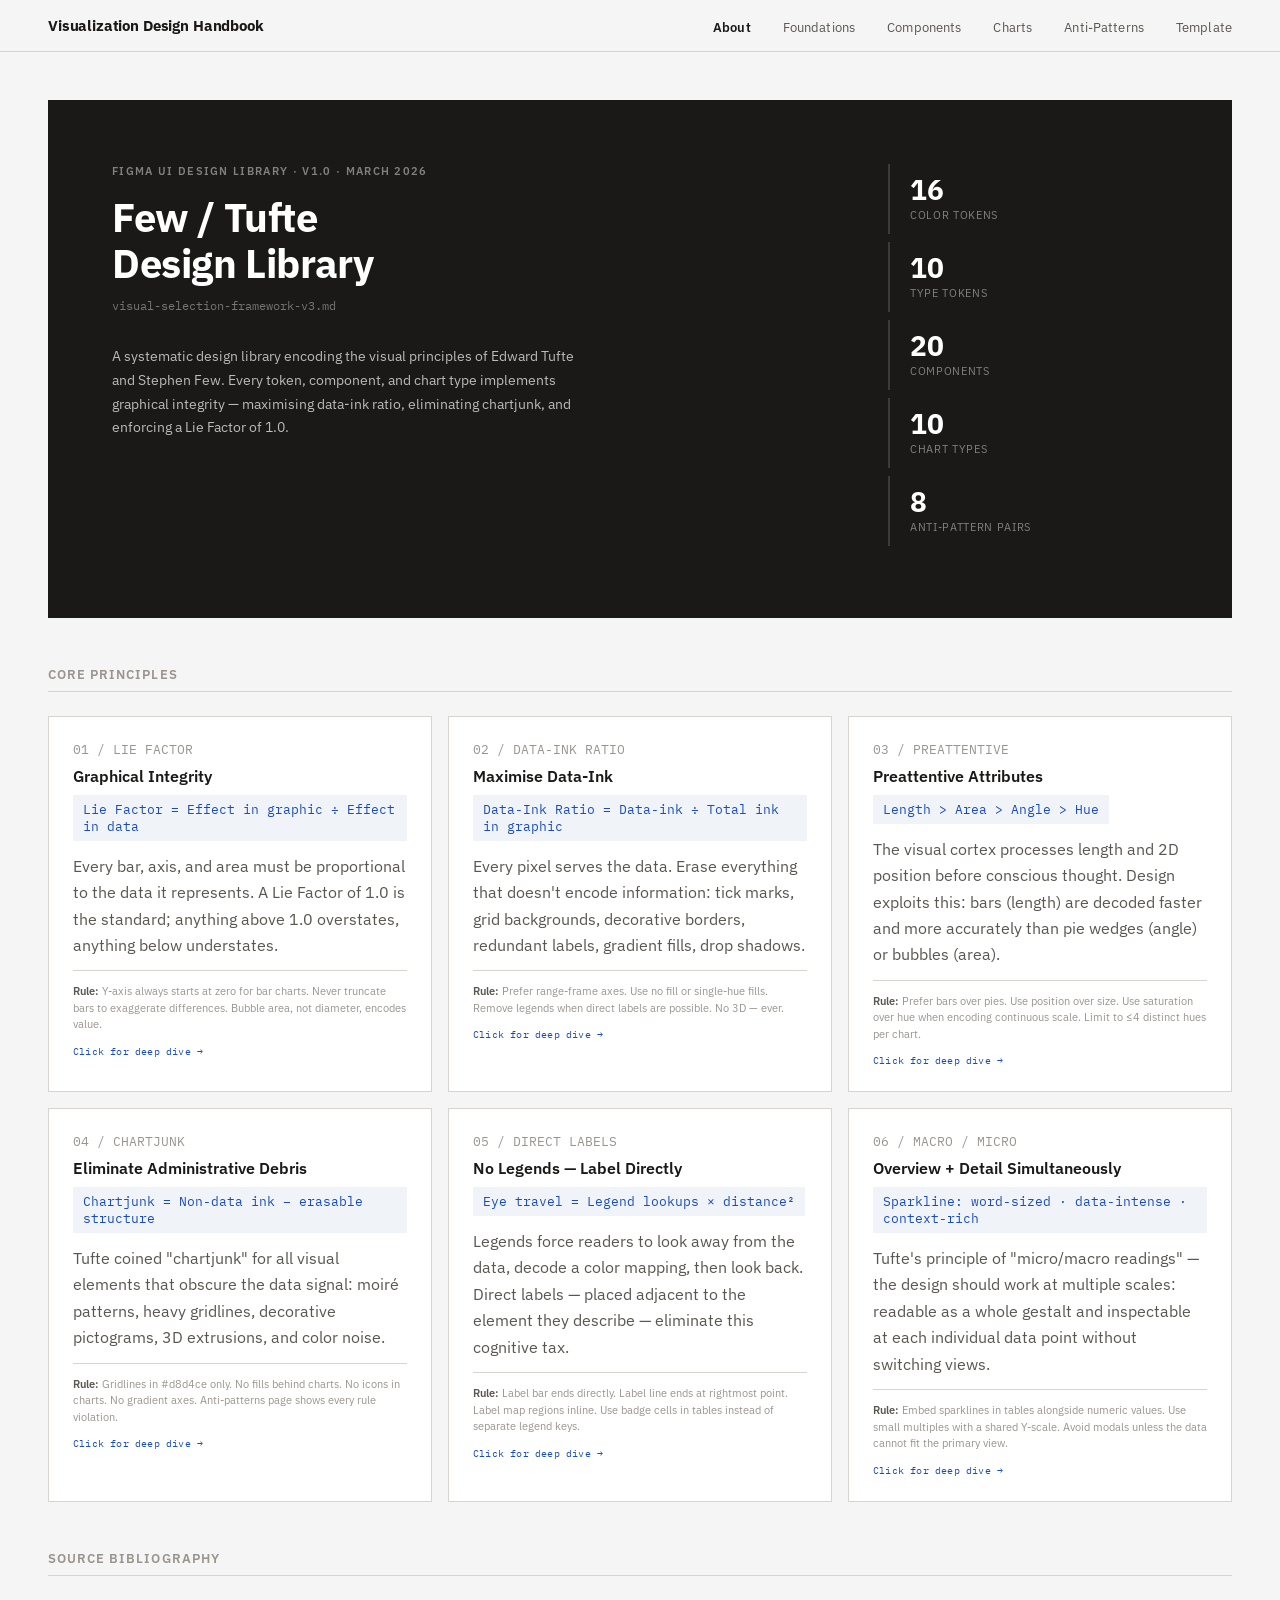
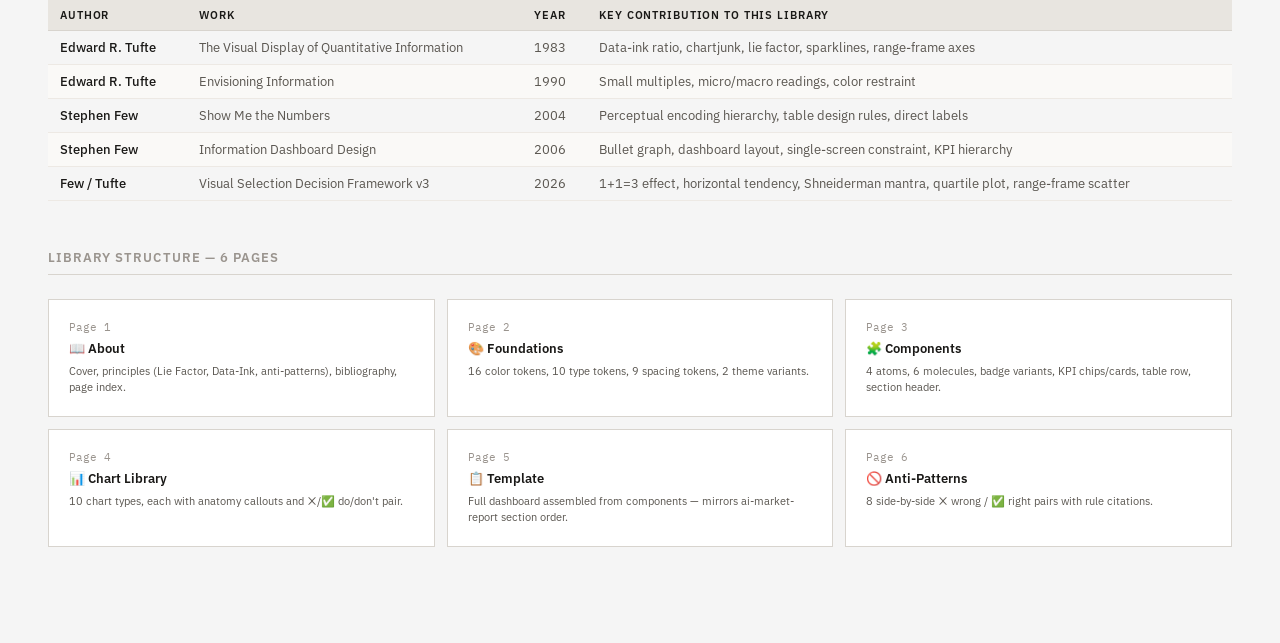
<file: index.html>
<!DOCTYPE html>
<html lang="en">
<head>
<meta charset="UTF-8">
<meta name="viewport" content="width=device-width, initial-scale=1.0">
<title>Few/Tufte Design Library · 📖 About</title>
<link href="https://fonts.googleapis.com/css2?family=IBM+Plex+Mono:wght@400;500&family=IBM+Plex+Sans:wght@300;400;500;600;700&display=swap" rel="stylesheet">
<link rel="stylesheet" href="css/tokens.css">
<link rel="stylesheet" href="css/shared.css">
<link rel="stylesheet" href="css/about.css">
<script src="https://mcp.figma.com/mcp/html-to-design/capture.js" async></script>
<script src="js/nav.js"></script>
</head>
<body>

<!-- COVER -->
<div class="cover">
  <div class="cover-left">
    <div class="cover-eyebrow">Figma UI Design Library · v1.0 · March 2026</div>
    <div class="cover-title">Few / Tufte<br>Design Library</div>
    <div class="cover-version">visual-selection-framework-v3.md</div>
    <div class="cover-desc">
      A systematic design library encoding the visual principles of Edward Tufte and Stephen Few. Every token, component, and chart type implements graphical integrity — maximising data-ink ratio, eliminating chartjunk, and enforcing a Lie Factor of 1.0.
    </div>
  </div>
  <div class="cover-right">
    <div class="cover-stat">
      <div class="cover-stat-val">16</div>
      <div class="cover-stat-lbl">Color Tokens</div>
    </div>
    <div class="cover-stat">
      <div class="cover-stat-val">10</div>
      <div class="cover-stat-lbl">Type Tokens</div>
    </div>
    <div class="cover-stat">
      <div class="cover-stat-val">20</div>
      <div class="cover-stat-lbl">Components</div>
    </div>
    <div class="cover-stat">
      <div class="cover-stat-val">10</div>
      <div class="cover-stat-lbl">Chart Types</div>
    </div>
    <div class="cover-stat">
      <div class="cover-stat-val">8</div>
      <div class="cover-stat-lbl">Anti-Pattern Pairs</div>
    </div>
  </div>
</div>

<!-- PRINCIPLES -->
<div class="section">
  <div class="section-title">Core Principles</div>
  <div class="principle-grid">

    <div class="principle-card principle-card--clickable" onclick="document.getElementById('modal-lie-factor').classList.add('modal--open')">
      <div class="principle-number">01 / LIE FACTOR</div>
      <div class="principle-title">Graphical Integrity</div>
      <div class="principle-formula">Lie Factor = Effect in graphic ÷ Effect in data</div>
      <div class="principle-body">
        Every bar, axis, and area must be proportional to the data it represents. A Lie Factor of 1.0 is the standard; anything above 1.0 overstates, anything below understates.
      </div>
      <div class="principle-rule">
        <strong>Rule:</strong> Y-axis always starts at zero for bar charts. Never truncate bars to exaggerate differences. Bubble area, not diameter, encodes value.
      </div>
      <div class="principle-cta">Click for deep dive →</div>
    </div>

    <div class="principle-card principle-card--clickable" onclick="document.getElementById('modal-data-ink').classList.add('modal--open')">
      <div class="principle-number">02 / DATA-INK RATIO</div>
      <div class="principle-title">Maximise Data-Ink</div>
      <div class="principle-formula">Data-Ink Ratio = Data-ink ÷ Total ink in graphic</div>
      <div class="principle-body">
        Every pixel serves the data. Erase everything that doesn't encode information: tick marks, grid backgrounds, decorative borders, redundant labels, gradient fills, drop shadows.
      </div>
      <div class="principle-rule">
        <strong>Rule:</strong> Prefer range-frame axes. Use no fill or single-hue fills. Remove legends when direct labels are possible. No 3D — ever.
      </div>
      <div class="principle-cta">Click for deep dive →</div>
    </div>

    <div class="principle-card principle-card--clickable" onclick="document.getElementById('modal-preattentive').classList.add('modal--open')">
      <div class="principle-number">03 / PREATTENTIVE</div>
      <div class="principle-title">Preattentive Attributes</div>
      <div class="principle-formula">Length &gt; Area &gt; Angle &gt; Hue</div>
      <div class="principle-body">
        The visual cortex processes length and 2D position before conscious thought. Design exploits this: bars (length) are decoded faster and more accurately than pie wedges (angle) or bubbles (area).
      </div>
      <div class="principle-rule">
        <strong>Rule:</strong> Prefer bars over pies. Use position over size. Use saturation over hue when encoding continuous scale. Limit to ≤4 distinct hues per chart.
      </div>
      <div class="principle-cta">Click for deep dive →</div>
    </div>

    <div class="principle-card principle-card--clickable" onclick="document.getElementById('modal-chartjunk').classList.add('modal--open')">
      <div class="principle-number">04 / CHARTJUNK</div>
      <div class="principle-title">Eliminate Administrative Debris</div>
      <div class="principle-formula">Chartjunk = Non-data ink − erasable structure</div>
      <div class="principle-body">
        Tufte coined "chartjunk" for all visual elements that obscure the data signal: moiré patterns, heavy gridlines, decorative pictograms, 3D extrusions, and color noise.
      </div>
      <div class="principle-rule">
        <strong>Rule:</strong> Gridlines in #d8d4ce only. No fills behind charts. No icons in charts. No gradient axes. Anti-patterns page shows every rule violation.
      </div>
      <div class="principle-cta">Click for deep dive →</div>
    </div>

    <div class="principle-card principle-card--clickable" onclick="document.getElementById('modal-direct-labels').classList.add('modal--open')">
      <div class="principle-number">05 / DIRECT LABELS</div>
      <div class="principle-title">No Legends — Label Directly</div>
      <div class="principle-formula">Eye travel = Legend lookups × distance²</div>
      <div class="principle-body">
        Legends force readers to look away from the data, decode a color mapping, then look back. Direct labels — placed adjacent to the element they describe — eliminate this cognitive tax.
      </div>
      <div class="principle-rule">
        <strong>Rule:</strong> Label bar ends directly. Label line ends at rightmost point. Label map regions inline. Use badge cells in tables instead of separate legend keys.
      </div>
      <div class="principle-cta">Click for deep dive →</div>
    </div>

    <div class="principle-card principle-card--clickable" onclick="document.getElementById('modal-macro-micro').classList.add('modal--open')">
      <div class="principle-number">06 / MACRO / MICRO</div>
      <div class="principle-title">Overview + Detail Simultaneously</div>
      <div class="principle-formula">Sparkline: word-sized · data-intense · context-rich</div>
      <div class="principle-body">
        Tufte's principle of "micro/macro readings" — the design should work at multiple scales: readable as a whole gestalt and inspectable at each individual data point without switching views.
      </div>
      <div class="principle-rule">
        <strong>Rule:</strong> Embed sparklines in tables alongside numeric values. Use small multiples with a shared Y-scale. Avoid modals unless the data cannot fit the primary view.
      </div>
      <div class="principle-cta">Click for deep dive →</div>
    </div>

  </div>
</div>

<!-- SOURCE BIBLIOGRAPHY -->
<div class="section">
  <div class="section-title">Source Bibliography</div>
  <div class="table-wrap">
  <table class="source-table">
    <thead>
      <tr>
        <th>Author</th>
        <th>Work</th>
        <th>Year</th>
        <th>Key Contribution to This Library</th>
      </tr>
    </thead>
    <tbody>
      <tr>
        <td>Edward R. Tufte</td>
        <td>The Visual Display of Quantitative Information</td>
        <td>1983</td>
        <td>Data-ink ratio, chartjunk, lie factor, sparklines, range-frame axes</td>
      </tr>
      <tr>
        <td>Edward R. Tufte</td>
        <td>Envisioning Information</td>
        <td>1990</td>
        <td>Small multiples, micro/macro readings, color restraint</td>
      </tr>
      <tr>
        <td>Stephen Few</td>
        <td>Show Me the Numbers</td>
        <td>2004</td>
        <td>Perceptual encoding hierarchy, table design rules, direct labels</td>
      </tr>
      <tr>
        <td>Stephen Few</td>
        <td>Information Dashboard Design</td>
        <td>2006</td>
        <td>Bullet graph, dashboard layout, single-screen constraint, KPI hierarchy</td>
      </tr>
      <tr>
        <td>Few / Tufte</td>
        <td>Visual Selection Decision Framework v3</td>
        <td>2026</td>
        <td>1+1=3 effect, horizontal tendency, Shneiderman mantra, quartile plot, range-frame scatter</td>
      </tr>
    </tbody>
  </table>
  </div>
</div>

<!-- PAGE INDEX -->
<div class="section">
  <div class="section-title">Library Structure — 6 Pages</div>
  <div class="page-index">
    <a href="index.html" class="page-card">
      <div class="page-card-num">Page 1</div>
      <div class="page-card-name">📖 About</div>
      <div class="page-card-desc">Cover, principles (Lie Factor, Data-Ink, anti-patterns), bibliography, page index.</div>
    </a>
    <a href="lib-foundations.html" class="page-card">
      <div class="page-card-num">Page 2</div>
      <div class="page-card-name">🎨 Foundations</div>
      <div class="page-card-desc">16 color tokens, 10 type tokens, 9 spacing tokens, 2 theme variants.</div>
    </a>
    <a href="lib-components.html" class="page-card">
      <div class="page-card-num">Page 3</div>
      <div class="page-card-name">🧩 Components</div>
      <div class="page-card-desc">4 atoms, 6 molecules, badge variants, KPI chips/cards, table row, section header.</div>
    </a>
    <a href="lib-charts.html" class="page-card">
      <div class="page-card-num">Page 4</div>
      <div class="page-card-name">📊 Chart Library</div>
      <div class="page-card-desc">10 chart types, each with anatomy callouts and ❌/✅ do/don't pair.</div>
    </a>
    <a href="lib-template.html" class="page-card">
      <div class="page-card-num">Page 5</div>
      <div class="page-card-name">📋 Template</div>
      <div class="page-card-desc">Full dashboard assembled from components — mirrors ai-market-report section order.</div>
    </a>
    <a href="lib-antipatterns.html" class="page-card">
      <div class="page-card-num">Page 6</div>
      <div class="page-card-name">🚫 Anti-Patterns</div>
      <div class="page-card-desc">8 side-by-side ❌ wrong / ✅ right pairs with rule citations.</div>
    </a>
  </div>
</div>

<!-- ── MODAL: CHARTJUNK ──────────────────────────────────── -->
<div class="modal-overlay" id="modal-chartjunk" onclick="if(event.target===this)this.classList.remove('modal--open')">
  <div class="modal">
    <button class="modal-close" onclick="this.closest('.modal-overlay').classList.remove('modal--open')">✕</button>
    <div class="modal-eyebrow">04 / CHARTJUNK · Deep Dive</div>
    <h2 class="modal-title">Eliminate Administrative Debris</h2>
    <div class="modal-formula">Chartjunk = Non-data ink − erasable structure</div>

    <div class="modal-section">
      <h3>Definition &amp; Taxonomy</h3>
      <p>Tufte coined <strong>chartjunk</strong> for all visual elements in charts that are not necessary to comprehend the displayed information. His original taxonomy identifies three species:</p>
      <div class="modal-grid">
        <div class="modal-item"><strong>Moiré Patterns</strong> — Vibrating textures (hatching, cross-hatching) that fatigue the eye and create unintentional optical art.</div>
        <div class="modal-item"><strong>The Dreaded Grid</strong> — Dark, heavy gridlines that compete with the data for visual attention and create 1+1=3 vibrations.</div>
        <div class="modal-item"><strong>The Self-Promoting Duck</strong> — Named after buildings shaped like their function. The entire graphic becomes decoration rather than a carrier of information.</div>
        <div class="modal-item"><strong>Interior Decoration</strong> — Chartjunk is distinguished from general non-data ink by being specifically "decoration that provides no new information" — often masking a lack of substance.</div>
      </div>
    </div>

    <div class="modal-section">
      <h3>Common Violations</h3>
      <div class="modal-grid">
        <div class="modal-item"><strong>3D Effects</strong> — False perspective on 2D data introduces occlusion and makes comparisons impossible.</div>
        <div class="modal-item"><strong>Glossy Gradients</strong> — Skew the perception of values by adding meaningless visual weight.</div>
        <div class="modal-item"><strong>Pictograms</strong> — Encourage counting icons instead of comparing magnitudes. Area distortion compounds the error.</div>
        <div class="modal-item"><strong>Background Fills</strong> — Colored backgrounds behind chart areas add noise without encoding any data.</div>
      </div>
    </div>

    <div class="modal-section">
      <h3>The Tufte vs. Holmes Debate</h3>
      <p>A historical flashpoint: Tufte advocates rigorous <strong>minimalism</strong>, while Nigel Holmes argues that art, wit, and humor create <strong>"enjoyable clarity"</strong> that makes information less boring. Research suggests Tufte's plain style is superior for <strong>quick precision</strong>, but Holmes' embellished charts are significantly better for <strong>long-term memorability</strong>. Few resolves this tension with a pragmatic framework: non-data elements are justified only if they <strong>engage interest</strong>, <strong>draw attention</strong> to important items, or <strong>increase memorability</strong>.</p>
    </div>

    <div class="modal-section">
      <h3>The 5-Point Audit</h3>
      <ol class="modal-list">
        <li><strong>Frame.</strong> Is the background complex? Remove fills, borders, and beveled edges.</li>
        <li><strong>Graphical objects.</strong> Any unnecessary 3D, shadows, or styling on data marks?</li>
        <li><strong>Axes.</strong> Excessive tick marks, heavy axis lines, or redundant gridlines?</li>
        <li><strong>Labels.</strong> Over-precision (8 decimal places), repeated units, or rotated text?</li>
        <li><strong>Overlay objects.</strong> Non-functional icons, logos, or decorative elements on the chart?</li>
      </ol>
    </div>

    <div class="modal-section modal-section--quotes">
      <h3>Key Quotes</h3>
      <blockquote>"If the statistics are boring, then you've got the wrong numbers."<div class="modal-source">— Edward Tufte</div></blockquote>
      <blockquote>"Nothing that supports the chart's message in a meaningful way is junk."<div class="modal-source">— Stephen Few</div></blockquote>
    </div>

    <div class="modal-section">
      <h3>See It in This Library</h3>
      <div class="modal-links">
        <a href="lib-antipatterns.html">🚫 Anti-Patterns</a> — 8 side-by-side pairs showing chartjunk violations and their corrections
        <a href="lib-foundations.html">🎨 Foundations</a> — gridline color token (#d8d4ce) designed to minimize grid interference
      </div>
    </div>

  </div>
</div>

<!-- ── MODAL: DIRECT LABELS ─────────────────────────────── -->
<div class="modal-overlay" id="modal-direct-labels" onclick="if(event.target===this)this.classList.remove('modal--open')">
  <div class="modal">
    <button class="modal-close" onclick="this.closest('.modal-overlay').classList.remove('modal--open')">✕</button>
    <div class="modal-eyebrow">05 / DIRECT LABELS · Deep Dive</div>
    <h2 class="modal-title">No Legends — Label Directly</h2>
    <div class="modal-formula">Eye travel = Legend lookups × distance²</div>

    <div class="modal-section">
      <h3>Why Legends Fail</h3>
      <p>Legends act as lookup keys that force <strong>costly eye travel</strong> and constant context switching between the data series and the key. This back-and-forth scanning increases cognitive load and is particularly damaging because human <strong>working memory</strong> holds only 3–9 concurrent chunks of information. Every legend lookup consumes a chunk, leaving less capacity for actual analysis.</p>
    </div>

    <div class="modal-section">
      <h3>Direct Labeling Techniques</h3>
      <div class="modal-grid">
        <div class="modal-item"><strong>Bar Ends</strong> — Place the value label at the end of each bar, inside if the bar is wide enough, outside if not. No axis needed.</div>
        <div class="modal-item"><strong>Line Endpoints</strong> — Label each line at its rightmost point with the series name and final value. Eliminates the legend entirely.</div>
        <div class="modal-item"><strong>Scatter Dots</strong> — Place the item name adjacent to each dot when identifying individuals is the analytical goal.</div>
        <div class="modal-item"><strong>Badge Cells</strong> — In tables, use inline badges (YES/NO/HIGH) to provide visual meaning without a separate legend key.</div>
      </div>
    </div>

    <div class="modal-section">
      <h3>When Legends Are Acceptable</h3>
      <p>Legends are only justified in rare cases where data items are not naturally grouped — such as a bar chart where every bar represents a different category differentiated by hue, making direct repetition of labels impractical. Even then, position the legend as close to the data as possible to minimize eye travel.</p>
    </div>

    <div class="modal-section">
      <h3>Practical Rules</h3>
      <ol class="modal-list">
        <li><strong>Succinct text.</strong> Use abbreviations (state codes, tool acronyms) to keep labels compact.</li>
        <li><strong>Round values.</strong> $4.1M instead of $4,138,842.25 — facilitate rapid scanning.</li>
        <li><strong>Visually subdued.</strong> Labels should be lighter/smaller than data marks so they inform without competing.</li>
        <li><strong>Integrate words and numbers.</strong> Treat data graphics as "paragraphs about data" where text, numbers, and images flow together.</li>
      </ol>
    </div>

    <div class="modal-section modal-section--quotes">
      <h3>Key Quotes</h3>
      <blockquote>"Data graphics are paragraphs about data and should be treated as such."<div class="modal-source">— Edward Tufte</div></blockquote>
      <blockquote>"Above all else show the data."<div class="modal-source">— Edward Tufte</div></blockquote>
    </div>

    <div class="modal-section">
      <h3>See It in This Library</h3>
      <div class="modal-links">
        <a href="lib-charts.html">📊 Chart Library</a> — every chart uses direct end-labels, no standalone legends
        <a href="lib-components.html">🧩 Components</a> — badge atoms and inline sparklines eliminate legend dependencies
        <a href="lib-template.html">📋 Template</a> — assembled dashboard demonstrates direct labeling throughout
      </div>
    </div>

  </div>
</div>

<!-- ── MODAL: MACRO / MICRO ─────────────────────────────── -->
<div class="modal-overlay" id="modal-macro-micro" onclick="if(event.target===this)this.classList.remove('modal--open')">
  <div class="modal">
    <button class="modal-close" onclick="this.closest('.modal-overlay').classList.remove('modal--open')">✕</button>
    <div class="modal-eyebrow">06 / MACRO · MICRO · Deep Dive</div>
    <h2 class="modal-title">Overview + Detail Simultaneously</h2>
    <div class="modal-formula">Sparkline: word-sized · data-intense · design-simple</div>

    <div class="modal-section">
      <h3>Definition</h3>
      <p>A graphic should provide a <strong>"panorama" overview</strong> visible at a glance while simultaneously rewarding close inspection with exquisite local detail. The design works at multiple scales: readable as a whole gestalt and inspectable at each individual data point — without switching views, scrolling, or clicking through.</p>
      <div class="modal-source">— Edward Tufte, <em>Envisioning Information</em> (1990)</div>
    </div>

    <div class="modal-section">
      <h3>Key Techniques</h3>
      <div class="modal-grid">
        <div class="modal-item"><strong>Sparklines</strong> — "Word-sized, data-intense, design-simple graphics" that embed a complete time series in the space of a single word, providing trend, volatility, and current position without eye travel to a separate chart.</div>
        <div class="modal-item"><strong>Small Multiples</strong> — A series of small, similar graphs arranged together. All panels share a common scale so the eye compares changes in the data, not changes in the design.</div>
        <div class="modal-item"><strong>Shneiderman's Mantra</strong> — "Overview first, zoom and filter, then details on demand." The dashboard presents the full picture at the top level. Drill-down is for exceptions, not basic comprehension.</div>
        <div class="modal-item"><strong>Single-Screen Constraint</strong> — Few mandates consolidating information on one screen. Scrolling or flipping pages forces reliance on visual memory — far weaker than immediate side-by-side comparison.</div>
      </div>
    </div>

    <div class="modal-section">
      <h3>Practical Rules</h3>
      <ol class="modal-list">
        <li><strong>Maximize information density.</strong> The human eye can distinguish fine patterns in "rich texture." More data per square inch is better, not worse.</li>
        <li><strong>Embed micro-visuals in tables.</strong> Use sparklines and data bars directly in table rows to provide historical context alongside numeric values.</li>
        <li><strong>Shared scales across panels.</strong> Small multiples must use identical axes so position and length remain comparable.</li>
        <li><strong>Use whitespace functionally.</strong> Separate information layers with space, not borders or fills — no added ink.</li>
        <li><strong>Avoid modals for primary data.</strong> Drill-down is for exceptions. If the data matters, it belongs on the main view.</li>
      </ol>
    </div>

    <div class="modal-section modal-section--quotes">
      <h3>Key Quotes</h3>
      <blockquote>"There is no such thing as information overload, only bad design."<div class="modal-source">— Edward Tufte</div></blockquote>
      <blockquote>"Measures only become meaningful when compared to yardsticks."<div class="modal-source">— Stephen Few</div></blockquote>
      <blockquote>"Above all else show the data."<div class="modal-source">— Edward Tufte</div></blockquote>
    </div>

    <div class="modal-section">
      <h3>See It in This Library</h3>
      <div class="modal-links">
        <a href="lib-template.html">📋 Template</a> — single-screen dashboard with sparklines in the capability table
        <a href="lib-components.html">🧩 Components</a> — small multiples molecule and sparkline integration
        <a href="lib-charts.html">📊 Chart Library</a> — small multiples anatomy with shared Y-scale
      </div>
    </div>

  </div>
</div>

<!-- ── MODAL: PREATTENTIVE ATTRIBUTES ─────────────────────── -->
<div class="modal-overlay" id="modal-preattentive" onclick="if(event.target===this)this.classList.remove('modal--open')">
  <div class="modal">
    <button class="modal-close" onclick="this.closest('.modal-overlay').classList.remove('modal--open')">✕</button>
    <div class="modal-eyebrow">03 / PREATTENTIVE · Deep Dive</div>
    <h2 class="modal-title">Preattentive Attributes</h2>
    <div class="modal-formula">Length &gt; Position &gt; Orientation &gt; Area &gt; Angle &gt; Hue</div>

    <div class="modal-section">
      <h3>What Is Preattentive Processing?</h3>
      <p>Preattentive processing is a fast, subconscious visual scan performed by the <strong>visual cortex</strong> that occurs automatically before the conscious mind engages. Handled by specialized neurons in iconic memory, these attributes are recognized in under a second — allowing the brain to identify patterns and group objects without conscious effort. This lets designers <strong>offload cognitive labor</strong> from the energy-intensive cerebral cortex to the faster, parallelized visual cortex, enabling viewers to perceive large quantities of information in "big visual gulps."</p>
      <div class="modal-source">— Stephen Few, <em>Show Me the Numbers</em> (2004); Cleveland &amp; McGill (1984)</div>
    </div>

    <div class="modal-section">
      <h3>The Accuracy Hierarchy</h3>
      <div class="modal-grid">
        <div class="modal-item"><strong>Position &amp; Length (Highest)</strong> — The eye precisely compares endpoints of bars or heights of points along a common scale. The "absolute standard" for analytical design.</div>
        <div class="modal-item"><strong>Orientation (Moderate)</strong> — The brain detects changes in slope, but is less precise for magnitude than position or length.</div>
        <div class="modal-item"><strong>Area &amp; Angle (Low)</strong> — Humans systematically struggle with 2D areas (bubbles) and angles (pie slices). Perception follows a power law where perceived area grows slower than actual area.</div>
        <div class="modal-item"><strong>Color Intensity / Hue (Lowest)</strong> — Excellent for categorical grouping but "very low" accuracy for judging magnitude. A shade of gray looks different depending on surrounding colors.</div>
      </div>
    </div>

    <div class="modal-section">
      <h3>Encoding Preferences</h3>
      <ol class="modal-list">
        <li><strong>Bars over pies.</strong> The brain compares linear lengths much more accurately than angles or areas of wedges.</li>
        <li><strong>Position over size.</strong> For primary quantities, position on a common scale should always be prioritized over the size of objects like bubbles.</li>
        <li><strong>Saturation over hue for continuous data.</strong> Darker tones are naturally perceived as representing higher values, whereas different hues are only perceived as categorically different.</li>
        <li><strong>Limit to 4–5 distinct values.</strong> Beyond this, viewers switch from fast preattentive processing to slower, sequential attentive processing that taxes working memory (3–4 chunks).</li>
      </ol>
    </div>

    <div class="modal-section">
      <h3>The 1+1=3 Effect</h3>
      <p>A fundamental principle of Tuftean design: visual elements endlessly interact with their context. When two elements are placed together, a third visual activity results — the <strong>negative space</strong> between them. Dark, heavy gridlines interacting with data points create <strong>"phantom patterns"</strong> or vibrations that constitute non-information noise. Designers must edit to diminish this "surplus visual activity" by using the <strong>smallest effective difference</strong> to separate information layers.</p>
    </div>

    <div class="modal-section">
      <h3>When to Use Each Encoding</h3>
      <div class="modal-grid">
        <div class="modal-item"><strong>Length (bars)</strong> — Comparing magnitudes across categories. The default choice for ranked or part-to-whole comparisons.</div>
        <div class="modal-item"><strong>Position (scatter, dot)</strong> — Showing relationships between two continuous variables, or precise values on a common scale.</div>
        <div class="modal-item"><strong>Color saturation</strong> — Encoding intensity or density on a continuous scale (heatmaps). Single hue, varying saturation.</div>
        <div class="modal-item"><strong>Color hue</strong> — Categorical grouping only. Max 4 distinct hues. Never for quantitative comparison.</div>
      </div>
    </div>

    <div class="modal-section modal-section--quotes">
      <h3>Key Quotes</h3>
      <blockquote>"The eye and the visual cortex of the brain form a massively parallel processor that provides the highest-bandwidth channel into human cognitive centers."<div class="modal-source">— Stephen Few</div></blockquote>
      <blockquote>"Data graphics are paragraphs about data and should be treated as such."<div class="modal-source">— Edward Tufte</div></blockquote>
      <blockquote>"If the statistics are boring, then you've got the wrong numbers."<div class="modal-source">— Edward Tufte</div></blockquote>
    </div>

    <div class="modal-section">
      <h3>See It in This Library</h3>
      <div class="modal-links">
        <a href="lib-charts.html">📊 Chart Library</a> — bars, scatter, and small multiples chosen for their preattentive accuracy
        <a href="lib-antipatterns.html">🚫 Anti-Patterns</a> — pie chart and bubble violations demonstrate the encoding hierarchy
        <a href="lib-foundations.html">🎨 Foundations</a> — single-hue palette with saturation variation for data encoding
      </div>
    </div>

  </div>
</div>

<!-- ── MODAL: LIE FACTOR ─────────────────────────────────── -->
<div class="modal-overlay" id="modal-lie-factor" onclick="if(event.target===this)this.classList.remove('modal--open')">
  <div class="modal">
    <button class="modal-close" onclick="this.closest('.modal-overlay').classList.remove('modal--open')">✕</button>
    <div class="modal-eyebrow">01 / LIE FACTOR · Deep Dive</div>
    <h2 class="modal-title">Graphical Integrity</h2>
    <div class="modal-formula">Lie Factor = Size of effect shown in graphic ÷ Size of effect in data</div>

    <div class="modal-section">
      <h3>Definition</h3>
      <p>The Lie Factor quantifies the degree of distortion in a visual representation. It is the ratio of the percentage change shown in the graphic to the percentage change in the underlying data. A graphic tells the truth when visual change is directly proportional to numerical change.</p>
      <div class="modal-source">— Edward Tufte, <em>The Visual Display of Quantitative Information</em> (1983)</div>
    </div>

    <div class="modal-section">
      <h3>Interpreting Lie Factor Values</h3>
      <div class="modal-grid">
        <div class="modal-item"><strong>LF = 1.0</strong> — A perfectly honest graphic. Visual change is directly proportional to numerical change.</div>
        <div class="modal-item"><strong>LF &gt; 1.0</strong> — The graphic exaggerates the data. Differences appear larger than they are.</div>
        <div class="modal-item"><strong>LF &lt; 1.0</strong> — The graphic minimizes the data. Real differences are understated.</div>
        <div class="modal-item"><strong>Calculating</strong> — Measure % change in graphic size ÷ % change in data. Example: 783% visual change ÷ 53% data change = LF 14.8.</div>
      </div>
    </div>

    <div class="modal-section">
      <h3>Real-World Violations Documented by Tufte</h3>
      <div class="modal-grid">
        <div class="modal-item"><strong>NY Times Fuel Economy (1978)</strong> — Data showed a 53% increase in MPG standards. The graphic lines changed by 783%. Lie Factor: 14.8.</div>
        <div class="modal-item"><strong>Day Mines Inc. Annual Report (1974)</strong> — A "disappearing baseline" hid a massive financial loss by starting bars at negative $4.2M, making a deficit look like a positive trend.</div>
        <div class="modal-item"><strong>OPEC Oil Prices (1979)</strong> — Time and Washington Post depicted 454% price increases as 4,200%+ visual changes. Lie Factors: 9.4 and 9.5.</div>
        <div class="modal-item"><strong>The Shrinking Family Doctor</strong> — Doctor icons scaled by height and width, causing area to distort quadratically. Lie Factor: 2.8.</div>
      </div>
    </div>

    <div class="modal-section">
      <h3>Zero Baselines &amp; Truncated Axes</h3>
      <p>Bar charts encode value through <strong>linear length</strong> from a common baseline. Starting the Y-axis at a non-zero value is a mechanical deception that magnifies small differences into seemingly massive shifts. The visual lengths no longer correspond to actual values, pushing the Lie Factor away from 1.0. Truncating an axis to eliminate sections of a scale is considered <strong>graphical malpractice</strong> — it makes incremental changes appear revolutionary.</p>
    </div>

    <div class="modal-section">
      <h3>The Area Encoding Trap</h3>
      <p>When 2D areas represent 1D data, perception follows a power law: people see area growing more slowly than it actually does. A frequent error is scaling a bubble by its <strong>diameter</strong> rather than its <strong>surface area</strong>. Because area grows at the square of the radius (A = πr²), doubling the diameter creates a circle with 4× the area — squaring the perceived error and inflating the Lie Factor.</p>
    </div>

    <div class="modal-section">
      <h3>Rules for Maintaining LF = 1.0</h3>
      <ol class="modal-list">
        <li><strong>Proportional representation.</strong> Physical visual change must be directly proportional to numerical change.</li>
        <li><strong>Zero-point rule for bars.</strong> Always start bar charts at zero. If a non-zero baseline is used for a dot plot, explicitly alert the reader.</li>
        <li><strong>Area scaling.</strong> When using circles or bubbles, ensure the surface area matches the data value, not the diameter.</li>
        <li><strong>Contextual honesty.</strong> Never quote data out of context — cherry-picked time windows manufacture false trends.</li>
        <li><strong>Dimension parity.</strong> The number of information-carrying dimensions shown should not exceed the dimensions in the data.</li>
      </ol>
    </div>

    <div class="modal-section modal-section--quotes">
      <h3>Key Quotes</h3>
      <blockquote>"Graphical excellence begins with telling the truth about the data."<div class="modal-source">— Edward Tufte</div></blockquote>
      <blockquote>"The representation of numbers in graphs should be proportional to the numbers they represent."<div class="modal-source">— Stephen Few</div></blockquote>
      <blockquote>"Above all else show the data."<div class="modal-source">— Edward Tufte</div></blockquote>
    </div>

    <div class="modal-section">
      <h3>See It in This Library</h3>
      <div class="modal-links">
        <a href="lib-charts.html">📊 Chart Library</a> — bar chart anatomy enforces zero baseline, scatter uses range-frame
        <a href="lib-antipatterns.html">🚫 Anti-Patterns</a> — truncated axis and bubble area violations shown side-by-side
      </div>
    </div>

  </div>
</div>

<!-- ── MODAL: DATA-INK RATIO ──────────────────────────────── -->
<div class="modal-overlay" id="modal-data-ink" onclick="if(event.target===this)this.classList.remove('modal--open')">
  <div class="modal">
    <button class="modal-close" onclick="this.closest('.modal-overlay').classList.remove('modal--open')">✕</button>
    <div class="modal-eyebrow">02 / DATA-INK RATIO · Deep Dive</div>
    <h2 class="modal-title">Maximise Data-Ink</h2>
    <div class="modal-formula">Data-Ink Ratio = Data-Ink ÷ Total ink used to print the graphic</div>

    <div class="modal-section">
      <h3>Definition</h3>
      <p>Tufte defines <strong>data-ink</strong> as the "non-erasable core of a graphic" — the ink that changes in direct response to variations in the underlying numbers. Any ink that does not represent data is non-data-ink. A ratio of <strong>1.0</strong> represents the ideal state where every drop of ink serves a functional, informative purpose.</p>
      <div class="modal-source">— Edward Tufte, <em>The Visual Display of Quantitative Information</em> (1983)</div>
    </div>

    <div class="modal-section">
      <h3>The Five Erasure Principles</h3>
      <ol class="modal-list">
        <li><strong>Above all else show the data.</strong> The primary focus must always remain on the quantitative information itself.</li>
        <li><strong>Maximize the data-ink ratio.</strong> Ensure the greatest possible share of ink is devoted to data.</li>
        <li><strong>Erase non-data-ink.</strong> Ruthlessly remove elements that do not carry statistical information.</li>
        <li><strong>Erase redundant data-ink.</strong> Prune ink that repeats information already presented elsewhere.</li>
        <li><strong>Revise and edit.</strong> View the design process as an iterative act of refinement.</li>
      </ol>
    </div>

    <div class="modal-section">
      <h3>What to Eliminate</h3>
      <div class="modal-grid">
        <div class="modal-item"><strong>Frames & Borders</strong> — Heavy outer borders that "imprison" the data. Replace with open margins.</div>
        <div class="modal-item"><strong>Heavy Gridlines</strong> — Dark grid lines create moiré vibrations that fatigue the eye. Mute, thin, or remove.</div>
        <div class="modal-item"><strong>3D Effects</strong> — False perspective makes comparisons difficult due to occlusion. Never use.</div>
        <div class="modal-item"><strong>Gradients & Shadows</strong> — Glossy fills add noise without information, skewing value perception.</div>
        <div class="modal-item"><strong>Redundant Labels</strong> — Don't repeat units ($, %) in every cell. Move to headers or titles.</div>
        <div class="modal-item"><strong>"Ducks"</strong> — Graphics where the design subsumes the data, becoming sculpture rather than analysis.</div>
      </div>
    </div>

    <div class="modal-section">
      <h3>Cognitive Load Connection</h3>
      <p>Every extra visual element adds <strong>cognitive load</strong>, forcing the viewer to decide whether each mark matters. Humans hold only 3–4 chunks in working memory at once. High data-ink designs chunk information into larger patterns, enabling comparison and insight without context switching or scrolling.</p>
    </div>

    <div class="modal-section">
      <h3>Rules by Chart Type</h3>
      <div class="modal-grid">
        <div class="modal-item"><strong>Bar Charts</strong> — Y-axis starts at zero (Lie Factor 1.0). Horizontal bars when labels are long.</div>
        <div class="modal-item"><strong>Line Charts</strong> — Feature the shape of change over time. Max 4–5 series; use small multiples beyond that.</div>
        <div class="modal-item"><strong>Scatter Plots</strong> — Use range-frame axes extending only to data limits, showing the range explicitly.</div>
        <div class="modal-item"><strong>Tables</strong> — Right-justify numbers, align by decimal. Embed sparklines for historical context.</div>
      </div>
    </div>

    <div class="modal-section">
      <h3>When Non-Data Ink Is Justified</h3>
      <p>Some non-data ink serves a purpose. Reference lines (targets, averages) provide critical context — Few argues "measures only become meaningful when compared to yardsticks." Non-data ink that helps engage the audience, draw attention, or make the message memorable is not junk.</p>
    </div>

    <div class="modal-section modal-section--quotes">
      <h3>Key Quotes</h3>
      <blockquote>"Above all else show the data."<div class="modal-source">— Edward Tufte</div></blockquote>
      <blockquote>"If the statistics are boring, then you've got the wrong numbers."<div class="modal-source">— Edward Tufte</div></blockquote>
      <blockquote>"Nothing that supports the chart's message in a meaningful way is junk."<div class="modal-source">— Stephen Few</div></blockquote>
      <blockquote>"Perfection is finally attained not when there is no longer anything to add, but when there is no longer anything to take away."<div class="modal-source">— Antoine de Saint-Exupéry (quoted by Few)</div></blockquote>
    </div>

    <div class="modal-section">
      <h3>See It in This Library</h3>
      <div class="modal-links">
        <a href="lib-charts.html">📊 Chart Library</a> — every chart applies range-frame axes and direct labels
        <a href="lib-antipatterns.html">🚫 Anti-Patterns</a> — side-by-side violations of data-ink principles
        <a href="lib-foundations.html">🎨 Foundations</a> — muted palette designed to minimize non-data ink
      </div>
    </div>

  </div>
</div>

</body>
</html>
</file>
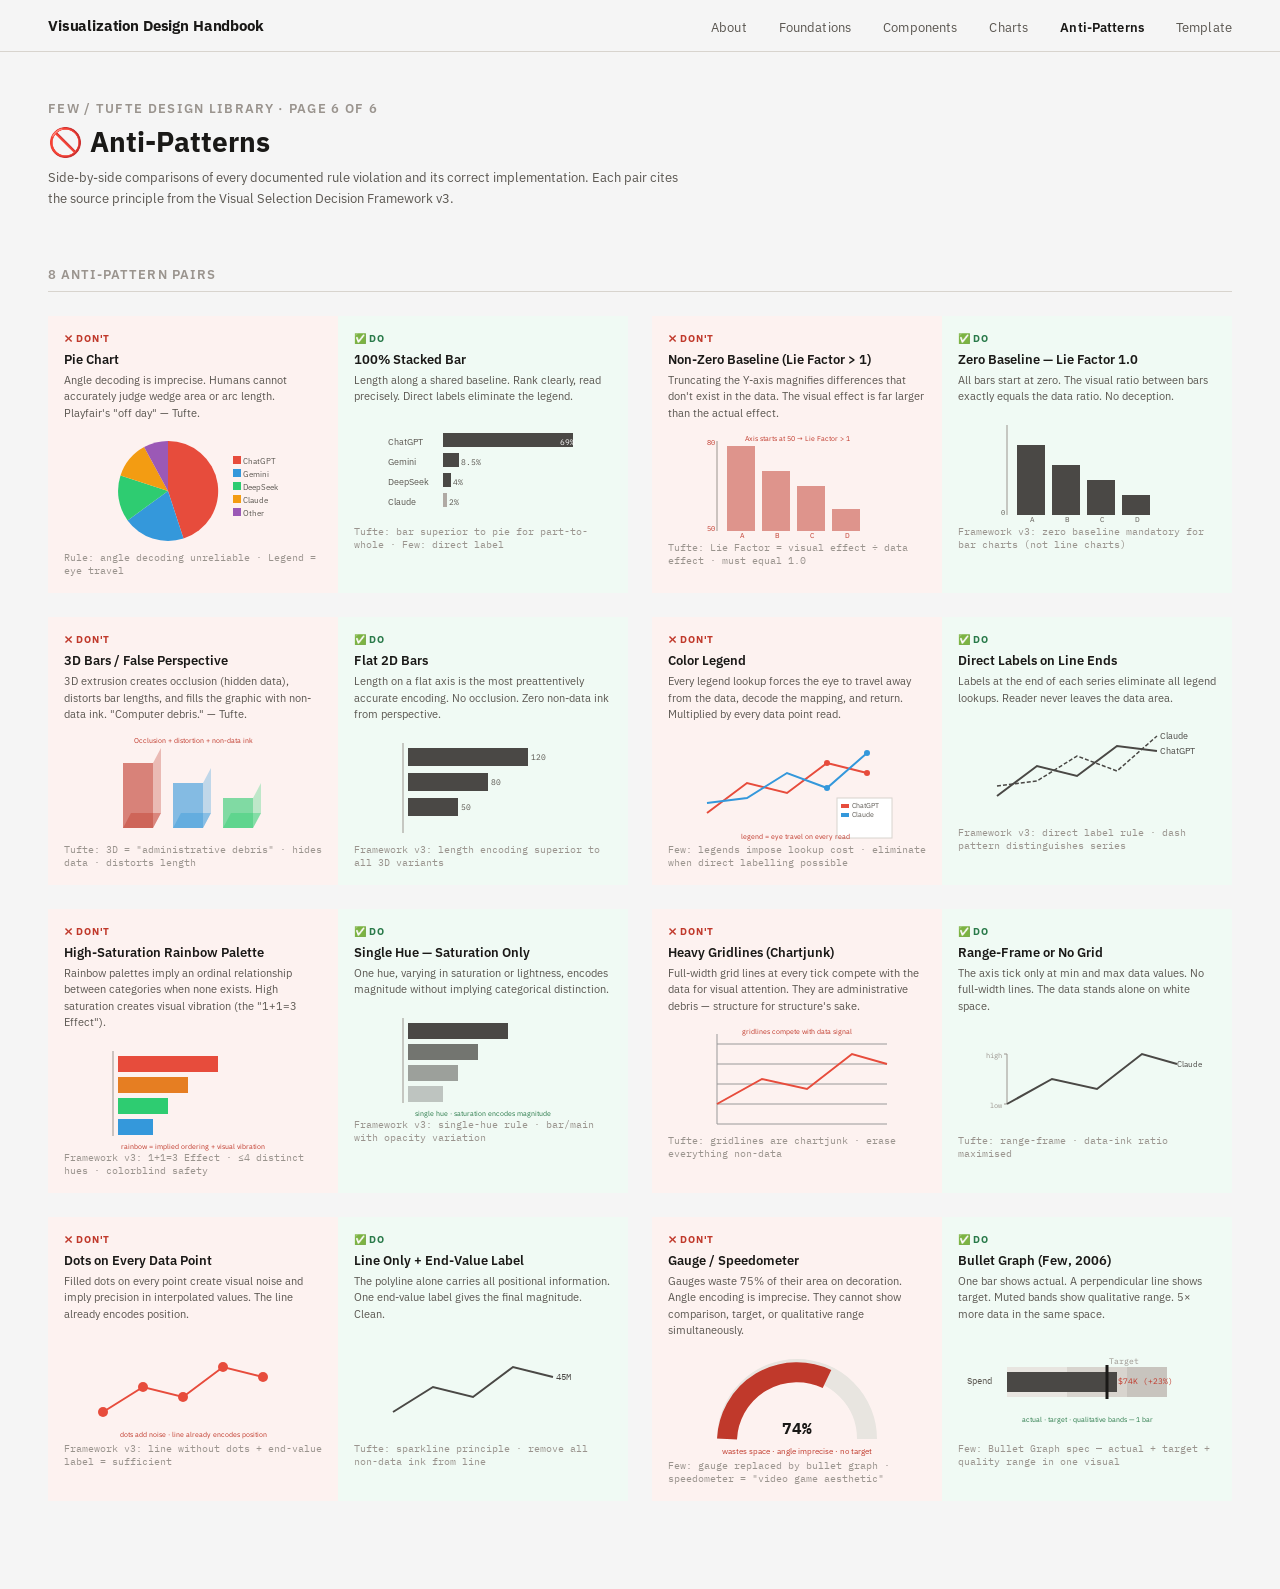
<file: lib-antipatterns.html>
<!DOCTYPE html>
<html lang="en">
<head>
<meta charset="UTF-8">
<meta name="viewport" content="width=device-width, initial-scale=1.0">
<title>Few/Tufte Design Library · 🚫 Anti-Patterns</title>
<link href="https://fonts.googleapis.com/css2?family=IBM+Plex+Mono:wght@400;500&family=IBM+Plex+Sans:wght@300;400;500;600;700&display=swap" rel="stylesheet">
<link rel="stylesheet" href="css/tokens.css">
<link rel="stylesheet" href="css/shared.css">
<link rel="stylesheet" href="css/antipatterns.css">
<script src="https://mcp.figma.com/mcp/html-to-design/capture.js" async></script>
<script src="js/nav.js"></script>
</head>
<body>

<!-- PAGE HEADER -->
<div class="page-header">
  <div class="page-label">Few / Tufte Design Library · Page 6 of 6</div>
  <div class="page-title">🚫 Anti-Patterns</div>
  <div class="page-subtitle">Side-by-side comparisons of every documented rule violation and its correct implementation. Each pair cites the source principle from the Visual Selection Decision Framework v3.</div>
</div>

<div class="section-title">8 Anti-Pattern Pairs</div>

<div class="pairs-grid">

  <!-- ── PAIR 1: Pie → Stacked Bar ────────────────────────── -->
  <div class="pair">
    <div class="half dont-half">
      <div class="dont-label">❌ Don't</div>
      <div class="pair-title">Pie Chart</div>
      <div class="pair-rule">Angle decoding is imprecise. Humans cannot accurately judge wedge area or arc length. Playfair's "off day" — Tufte.</div>
      <svg width="100%" height="120" viewBox="0 0 210 120">
        <!-- Pie: center(80,60) r=50. Slices: ChatGPT 45%, Gemini 20%, DeepSeek 15%, Claude 12%, Other 8% -->
        <!-- Angles clockwise from 12 o'clock. x=cx+r*sin(θ), y=cy-r*cos(θ) -->
        <!-- ChatGPT 45% = 162° → 0° to 162° -->
        <path d="M80,10 A50,50 0 0,1 95.5,107.6 L80,60 Z" fill="#e74c3c"/>
        <!-- Gemini 20% = 72° → 162° to 234° -->
        <path d="M95.5,107.6 A50,50 0 0,1 39.6,89.4 L80,60 Z" fill="#3498db"/>
        <!-- DeepSeek 15% = 54° → 234° to 288° -->
        <path d="M39.6,89.4 A50,50 0 0,1 32.5,44.6 L80,60 Z" fill="#2ecc71"/>
        <!-- Claude 12% = 43.2° → 288° to 331.2° -->
        <path d="M32.5,44.6 A50,50 0 0,1 56.1,16.1 L80,60 Z" fill="#f39c12"/>
        <!-- Other 8% = 28.8° → 331.2° to 360° -->
        <path d="M56.1,16.1 A50,50 0 0,1 80,10 L80,60 Z" fill="#9b59b6"/>
        <!-- Legend (eye travel — the anti-pattern) -->
        <rect x="145" y="25" width="8" height="8" fill="#e74c3c"/>
        <text x="155" y="33" font-size="8" fill="#5a5650" font-family="'IBM Plex Sans',sans-serif">ChatGPT</text>
        <rect x="145" y="38" width="8" height="8" fill="#3498db"/>
        <text x="155" y="46" font-size="8" fill="#5a5650" font-family="'IBM Plex Sans',sans-serif">Gemini</text>
        <rect x="145" y="51" width="8" height="8" fill="#2ecc71"/>
        <text x="155" y="59" font-size="8" fill="#5a5650" font-family="'IBM Plex Sans',sans-serif">DeepSeek</text>
        <rect x="145" y="64" width="8" height="8" fill="#f39c12"/>
        <text x="155" y="72" font-size="8" fill="#5a5650" font-family="'IBM Plex Sans',sans-serif">Claude</text>
        <rect x="145" y="77" width="8" height="8" fill="#9b59b6"/>
        <text x="155" y="85" font-size="8" fill="#5a5650" font-family="'IBM Plex Sans',sans-serif">Other</text>
      </svg>
      <div class="pair-cite">Rule: angle decoding unreliable · Legend = eye travel</div>
    </div>
    <div class="half do-half">
      <div class="do-label">✅ Do</div>
      <div class="pair-title">100% Stacked Bar</div>
      <div class="pair-rule">Length along a shared baseline. Rank clearly, read precisely. Direct labels eliminate the legend.</div>
      <svg width="100%" height="110" viewBox="0 0 200 110">
        <text x="5" y="30" font-size="9" fill="#5a5650" font-family="'IBM Plex Sans',sans-serif">ChatGPT</text>
        <rect x="60" y="18" width="130" height="14" fill="#4a4845"/>
        <text x="192" y="30" text-anchor="end" font-size="8" fill="#fff" font-family="'IBM Plex Mono',monospace">69%</text>

        <text x="5" y="50" font-size="9" fill="#5a5650" font-family="'IBM Plex Sans',sans-serif">Gemini</text>
        <rect x="60" y="38" width="16" height="14" fill="#4a4845"/>
        <text x="78" y="50" font-size="8" fill="#5a5650" font-family="'IBM Plex Mono',monospace">8.5%</text>

        <text x="5" y="70" font-size="9" fill="#5a5650" font-family="'IBM Plex Sans',sans-serif">DeepSeek</text>
        <rect x="60" y="58" width="8" height="14" fill="#4a4845"/>
        <text x="70" y="70" font-size="8" fill="#5a5650" font-family="'IBM Plex Mono',monospace">4%</text>

        <text x="5" y="90" font-size="9" fill="#5a5650" font-family="'IBM Plex Sans',sans-serif">Claude</text>
        <rect x="60" y="78" width="4" height="14" fill="#b0aaa4"/>
        <text x="66" y="90" font-size="8" fill="#5a5650" font-family="'IBM Plex Mono',monospace">2%</text>
      </svg>
      <div class="pair-cite">Tufte: bar superior to pie for part-to-whole · Few: direct label</div>
    </div>
  </div>

  <!-- ── PAIR 2: Non-zero → Zero baseline ─────────────────── -->
  <div class="pair">
    <div class="half dont-half">
      <div class="dont-label">❌ Don't</div>
      <div class="pair-title">Non-Zero Baseline (Lie Factor &gt; 1)</div>
      <div class="pair-rule">Truncating the Y-axis magnifies differences that don't exist in the data. The visual effect is far larger than the actual effect.</div>
      <svg width="100%" height="110" viewBox="0 0 200 110">
        <!-- Axis starts at 50 -->
        <line x1="20" y1="10" x2="20" y2="100" stroke="#9a948e" stroke-width="1"/>
        <text x="18" y="14" text-anchor="end" font-size="7" fill="#c0392b" font-family="'IBM Plex Mono',monospace">80</text>
        <text x="18" y="100" text-anchor="end" font-size="7" fill="#c0392b" font-family="'IBM Plex Mono',monospace">50</text>
        <rect x="30" y="15" width="28" height="85" fill="#c0392b" opacity="0.5"/>
        <rect x="65" y="40" width="28" height="60" fill="#c0392b" opacity="0.5"/>
        <rect x="100" y="55" width="28" height="45" fill="#c0392b" opacity="0.5"/>
        <rect x="135" y="78" width="28" height="22" fill="#c0392b" opacity="0.5"/>
        <text x="45" y="107" text-anchor="middle" font-size="7" fill="#c0392b" font-family="'IBM Plex Sans',sans-serif">A</text>
        <text x="80" y="107" text-anchor="middle" font-size="7" fill="#c0392b" font-family="'IBM Plex Sans',sans-serif">B</text>
        <text x="115" y="107" text-anchor="middle" font-size="7" fill="#c0392b" font-family="'IBM Plex Sans',sans-serif">C</text>
        <text x="150" y="107" text-anchor="middle" font-size="7" fill="#c0392b" font-family="'IBM Plex Sans',sans-serif">D</text>
        <text x="100" y="10" text-anchor="middle" font-size="7" fill="#c0392b" font-family="'IBM Plex Sans',sans-serif">Axis starts at 50 → Lie Factor &gt; 1</text>
      </svg>
      <div class="pair-cite">Tufte: Lie Factor = visual effect ÷ data effect · must equal 1.0</div>
    </div>
    <div class="half do-half">
      <div class="do-label">✅ Do</div>
      <div class="pair-title">Zero Baseline — Lie Factor 1.0</div>
      <div class="pair-rule">All bars start at zero. The visual ratio between bars exactly equals the data ratio. No deception.</div>
      <svg width="100%" height="110" viewBox="0 0 200 110">
        <line x1="20" y1="10" x2="20" y2="100" stroke="#9a948e" stroke-width="1"/>
        <text x="18" y="100" text-anchor="end" font-size="7" fill="#5a5650" font-family="'IBM Plex Mono',monospace">0</text>
        <rect x="30" y="30" width="28" height="70" fill="#4a4845"/>
        <rect x="65" y="50" width="28" height="50" fill="#4a4845"/>
        <rect x="100" y="65" width="28" height="35" fill="#4a4845"/>
        <rect x="135" y="80" width="28" height="20" fill="#4a4845"/>
        <text x="45" y="107" text-anchor="middle" font-size="7" fill="#5a5650" font-family="'IBM Plex Sans',sans-serif">A</text>
        <text x="80" y="107" text-anchor="middle" font-size="7" fill="#5a5650" font-family="'IBM Plex Sans',sans-serif">B</text>
        <text x="115" y="107" text-anchor="middle" font-size="7" fill="#5a5650" font-family="'IBM Plex Sans',sans-serif">C</text>
        <text x="150" y="107" text-anchor="middle" font-size="7" fill="#5a5650" font-family="'IBM Plex Sans',sans-serif">D</text>
      </svg>
      <div class="pair-cite">Framework v3: zero baseline mandatory for bar charts (not line charts)</div>
    </div>
  </div>

  <!-- ── PAIR 3: 3D → Flat ──────────────────────────────── -->
  <div class="pair">
    <div class="half dont-half">
      <div class="dont-label">❌ Don't</div>
      <div class="pair-title">3D Bars / False Perspective</div>
      <div class="pair-rule">3D extrusion creates occlusion (hidden data), distorts bar lengths, and fills the graphic with non-data ink. "Computer debris." — Tufte.</div>
      <svg width="100%" height="110" viewBox="0 0 200 110">
        <!-- 3D bar simulation -->
        <!-- Bar A -->
        <polygon points="30,95 60,95 68,80 38,80" fill="#c0392b" opacity="0.4"/>
        <rect x="30" y="30" width="30" height="65" fill="#c0392b" opacity="0.6"/>
        <polygon points="60,30 68,15 68,80 60,95" fill="#c0392b" opacity="0.3"/>
        <!-- Bar B -->
        <polygon points="80,95 110,95 118,80 88,80" fill="#3498db" opacity="0.4"/>
        <rect x="80" y="50" width="30" height="45" fill="#3498db" opacity="0.6"/>
        <polygon points="110,50 118,35 118,80 110,95" fill="#3498db" opacity="0.3"/>
        <!-- Bar C -->
        <polygon points="130,95 160,95 168,80 138,80" fill="#2ecc71" opacity="0.4"/>
        <rect x="130" y="65" width="30" height="30" fill="#2ecc71" opacity="0.6"/>
        <polygon points="160,65 168,50 168,80 160,95" fill="#2ecc71" opacity="0.3"/>
        <text x="100" y="10" text-anchor="middle" font-size="7" fill="#c0392b" font-family="'IBM Plex Sans',sans-serif">Occlusion + distortion + non-data ink</text>
      </svg>
      <div class="pair-cite">Tufte: 3D = "administrative debris" · hides data · distorts length</div>
    </div>
    <div class="half do-half">
      <div class="do-label">✅ Do</div>
      <div class="pair-title">Flat 2D Bars</div>
      <div class="pair-rule">Length on a flat axis is the most preattentively accurate encoding. No occlusion. Zero non-data ink from perspective.</div>
      <svg width="100%" height="110" viewBox="0 0 200 110">
        <line x1="20" y1="10" x2="20" y2="100" stroke="#9a948e" stroke-width="1"/>
        <rect x="25" y="15" width="120" height="18" fill="#4a4845"/>
        <rect x="25" y="40" width="80" height="18" fill="#4a4845"/>
        <rect x="25" y="65" width="50" height="18" fill="#4a4845"/>
        <text x="148" y="27" font-size="8" fill="#5a5650" font-family="'IBM Plex Mono',monospace">120</text>
        <text x="108" y="52" font-size="8" fill="#5a5650" font-family="'IBM Plex Mono',monospace">80</text>
        <text x="78" y="77" font-size="8" fill="#5a5650" font-family="'IBM Plex Mono',monospace">50</text>
      </svg>
      <div class="pair-cite">Framework v3: length encoding superior to all 3D variants</div>
    </div>
  </div>

  <!-- ── PAIR 4: Legend → Direct Label ─────────────────── -->
  <div class="pair">
    <div class="half dont-half">
      <div class="dont-label">❌ Don't</div>
      <div class="pair-title">Color Legend</div>
      <div class="pair-rule">Every legend lookup forces the eye to travel away from the data, decode the mapping, and return. Multiplied by every data point read.</div>
      <svg width="100%" height="110" viewBox="0 0 200 110">
        <!-- Line chart with legend -->
        <polyline points="10,80 50,50 90,60 130,30 170,40" fill="none" stroke="#e74c3c" stroke-width="2"/>
        <polyline points="10,70 50,65 90,40 130,55 170,20" fill="none" stroke="#3498db" stroke-width="2"/>
        <!-- Dots -->
        <circle cx="130" cy="30" r="3" fill="#e74c3c"/>
        <circle cx="170" cy="40" r="3" fill="#e74c3c"/>
        <circle cx="130" cy="55" r="3" fill="#3498db"/>
        <circle cx="170" cy="20" r="3" fill="#3498db"/>
        <!-- Legend box at top right — forces eye travel -->
        <rect x="140" y="65" width="55" height="40" fill="white" stroke="#d8d4ce"/>
        <rect x="144" y="71" width="8" height="4" fill="#e74c3c"/>
        <text x="155" y="75" font-size="7" fill="#5a5650" font-family="'IBM Plex Sans',sans-serif">ChatGPT</text>
        <rect x="144" y="80" width="8" height="4" fill="#3498db"/>
        <text x="155" y="84" font-size="7" fill="#5a5650" font-family="'IBM Plex Sans',sans-serif">Claude</text>
        <text x="98" y="106" text-anchor="middle" font-size="7" fill="#c0392b" font-family="'IBM Plex Sans',sans-serif">legend = eye travel on every read</text>
      </svg>
      <div class="pair-cite">Few: legends impose lookup cost · eliminate when direct labelling possible</div>
    </div>
    <div class="half do-half">
      <div class="do-label">✅ Do</div>
      <div class="pair-title">Direct Labels on Line Ends</div>
      <div class="pair-rule">Labels at the end of each series eliminate all legend lookups. Reader never leaves the data area.</div>
      <svg width="100%" height="110" viewBox="0 0 200 110">
        <polyline points="10,80 50,50 90,60 130,30 170,35" fill="none" stroke="#4a4845" stroke-width="2"/>
        <polyline points="10,70 50,65 90,40 130,55 170,20" fill="none" stroke="#4a4845" stroke-width="1.5" stroke-dasharray="4,2"/>
        <!-- End labels -->
        <text x="173" y="38" font-size="9" fill="#4a4845" font-family="'IBM Plex Sans',sans-serif">ChatGPT</text>
        <text x="173" y="23" font-size="9" fill="#4a4845" font-family="'IBM Plex Sans',sans-serif">Claude</text>
      </svg>
      <div class="pair-cite">Framework v3: direct label rule · dash pattern distinguishes series</div>
    </div>
  </div>

  <!-- ── PAIR 5: Rainbow → Single Hue ──────────────────── -->
  <div class="pair">
    <div class="half dont-half">
      <div class="dont-label">❌ Don't</div>
      <div class="pair-title">High-Saturation Rainbow Palette</div>
      <div class="pair-rule">Rainbow palettes imply an ordinal relationship between categories when none exists. High saturation creates visual vibration (the "1+1=3 Effect").</div>
      <svg width="100%" height="110" viewBox="0 0 200 110">
        <line x1="20" y1="10" x2="20" y2="95" stroke="#9a948e" stroke-width="1"/>
        <rect x="25" y="15" width="100" height="16" fill="#e74c3c"/>
        <rect x="25" y="36" width="70" height="16" fill="#e67e22"/>
        <rect x="25" y="57" width="50" height="16" fill="#2ecc71"/>
        <rect x="25" y="78" width="35" height="16" fill="#3498db"/>
        <text x="100" y="108" text-anchor="middle" font-size="7" fill="#c0392b" font-family="'IBM Plex Sans',sans-serif">rainbow = implied ordering + visual vibration</text>
      </svg>
      <div class="pair-cite">Framework v3: 1+1=3 Effect · ≤4 distinct hues · colorblind safety</div>
    </div>
    <div class="half do-half">
      <div class="do-label">✅ Do</div>
      <div class="pair-title">Single Hue — Saturation Only</div>
      <div class="pair-rule">One hue, varying in saturation or lightness, encodes magnitude without implying categorical distinction.</div>
      <svg width="100%" height="110" viewBox="0 0 200 110">
        <line x1="20" y1="10" x2="20" y2="95" stroke="#9a948e" stroke-width="1"/>
        <rect x="25" y="15" width="100" height="16" fill="#4a4845"/>
        <rect x="25" y="36" width="70" height="16" fill="#4a4845" opacity="0.75"/>
        <rect x="25" y="57" width="50" height="16" fill="#4a4845" opacity="0.5"/>
        <rect x="25" y="78" width="35" height="16" fill="#4a4845" opacity="0.3"/>
        <text x="100" y="108" text-anchor="middle" font-size="7" fill="#2a7a4a" font-family="'IBM Plex Sans',sans-serif">single hue · saturation encodes magnitude</text>
      </svg>
      <div class="pair-cite">Framework v3: single-hue rule · bar/main with opacity variation</div>
    </div>
  </div>

  <!-- ── PAIR 6: Gridlines → Range-frame ───────────────── -->
  <div class="pair">
    <div class="half dont-half">
      <div class="dont-label">❌ Don't</div>
      <div class="pair-title">Heavy Gridlines (Chartjunk)</div>
      <div class="pair-rule">Full-width grid lines at every tick compete with the data for visual attention. They are administrative debris — structure for structure's sake.</div>
      <svg width="100%" height="110" viewBox="0 0 200 110">
        <!-- Heavy gridlines -->
        <line x1="20" y1="20" x2="190" y2="20" stroke="#999" stroke-width="1"/>
        <line x1="20" y1="40" x2="190" y2="40" stroke="#999" stroke-width="1"/>
        <line x1="20" y1="60" x2="190" y2="60" stroke="#999" stroke-width="1"/>
        <line x1="20" y1="80" x2="190" y2="80" stroke="#999" stroke-width="1"/>
        <line x1="20" y1="100" x2="190" y2="100" stroke="#999" stroke-width="1"/>
        <line x1="20" y1="10" x2="20" y2="100" stroke="#999" stroke-width="1"/>
        <polyline points="20,80 65,55 110,65 155,30 190,40" fill="none" stroke="#e74c3c" stroke-width="2"/>
        <text x="100" y="10" text-anchor="middle" font-size="7" fill="#c0392b" font-family="'IBM Plex Sans',sans-serif">gridlines compete with data signal</text>
      </svg>
      <div class="pair-cite">Tufte: gridlines are chartjunk · erase everything non-data</div>
    </div>
    <div class="half do-half">
      <div class="do-label">✅ Do</div>
      <div class="pair-title">Range-Frame or No Grid</div>
      <div class="pair-rule">The axis tick only at min and max data values. No full-width lines. The data stands alone on white space.</div>
      <svg width="100%" height="110" viewBox="0 0 200 110">
        <!-- Range frame: tick at min and max only -->
        <line x1="20" y1="30" x2="20" y2="80" stroke="#9a948e" stroke-width="1"/>
        <line x1="17" y1="30" x2="20" y2="30" stroke="#9a948e" stroke-width="1"/>
        <line x1="17" y1="80" x2="20" y2="80" stroke="#9a948e" stroke-width="1"/>
        <text x="15" y="34" text-anchor="end" font-size="7" fill="#9a948e" font-family="'IBM Plex Mono',monospace">high</text>
        <text x="15" y="84" text-anchor="end" font-size="7" fill="#9a948e" font-family="'IBM Plex Mono',monospace">low</text>
        <polyline points="20,80 65,55 110,65 155,30 190,40" fill="none" stroke="#4a4845" stroke-width="2"/>
        <text x="190" y="43" font-size="8" fill="#4a4845" font-family="'IBM Plex Sans',sans-serif">Claude</text>
      </svg>
      <div class="pair-cite">Tufte: range-frame · data-ink ratio maximised</div>
    </div>
  </div>

  <!-- ── PAIR 7: Dots every point → Line + end label ────── -->
  <div class="pair">
    <div class="half dont-half">
      <div class="dont-label">❌ Don't</div>
      <div class="pair-title">Dots on Every Data Point</div>
      <div class="pair-rule">Filled dots on every point create visual noise and imply precision in interpolated values. The line already encodes position.</div>
      <svg width="100%" height="110" viewBox="0 0 200 110">
        <polyline points="10,80 50,55 90,65 130,35 170,45" fill="none" stroke="#e74c3c" stroke-width="2"/>
        <circle cx="10" cy="80" r="5" fill="#e74c3c"/>
        <circle cx="50" cy="55" r="5" fill="#e74c3c"/>
        <circle cx="90" cy="65" r="5" fill="#e74c3c"/>
        <circle cx="130" cy="35" r="5" fill="#e74c3c"/>
        <circle cx="170" cy="45" r="5" fill="#e74c3c"/>
        <text x="100" y="105" text-anchor="middle" font-size="7" fill="#c0392b" font-family="'IBM Plex Sans',sans-serif">dots add noise · line already encodes position</text>
      </svg>
      <div class="pair-cite">Framework v3: line without dots + end-value label = sufficient</div>
    </div>
    <div class="half do-half">
      <div class="do-label">✅ Do</div>
      <div class="pair-title">Line Only + End-Value Label</div>
      <div class="pair-rule">The polyline alone carries all positional information. One end-value label gives the final magnitude. Clean.</div>
      <svg width="100%" height="110" viewBox="0 0 200 110">
        <polyline points="10,80 50,55 90,65 130,35 170,45" fill="none" stroke="#4a4845" stroke-width="2"/>
        <!-- Only end label -->
        <text x="173" y="48" font-size="9" fill="#4a4845" font-family="'IBM Plex Mono',monospace">45M</text>
      </svg>
      <div class="pair-cite">Tufte: sparkline principle · remove all non-data ink from line</div>
    </div>
  </div>

  <!-- ── PAIR 8: Gauge → Bullet ─────────────────────────── -->
  <div class="pair">
    <div class="half dont-half">
      <div class="dont-label">❌ Don't</div>
      <div class="pair-title">Gauge / Speedometer</div>
      <div class="pair-rule">Gauges waste 75% of their area on decoration. Angle encoding is imprecise. They cannot show comparison, target, or qualitative range simultaneously.</div>
      <svg width="100%" height="110" viewBox="0 0 200 110">
        <!-- Gauge arc simulation -->
        <path d="M30,90 A70,70 0 0,1 170,90" fill="none" stroke="#e8e5e0" stroke-width="20"/>
        <path d="M30,90 A70,70 0 0,1 130,30" fill="none" stroke="#c0392b" stroke-width="20"/>
        <text x="100" y="85" text-anchor="middle" font-size="16" fill="#1a1917" font-family="'IBM Plex Mono',monospace" font-weight="700">74%</text>
        <text x="100" y="105" text-anchor="middle" font-size="8" fill="#c0392b" font-family="'IBM Plex Sans',sans-serif">wastes space · angle imprecise · no target</text>
      </svg>
      <div class="pair-cite">Few: gauge replaced by bullet graph · speedometer = "video game aesthetic"</div>
    </div>
    <div class="half do-half">
      <div class="do-label">✅ Do</div>
      <div class="pair-title">Bullet Graph (Few, 2006)</div>
      <div class="pair-rule">One bar shows actual. A perpendicular line shows target. Muted bands show qualitative range. 5× more data in the same space.</div>
      <svg width="100%" height="110" viewBox="0 0 200 110">
        <!-- Qualitative bands -->
        <rect x="20" y="35" width="60" height="30" fill="#e8e5e0"/>
        <rect x="80" y="35" width="60" height="30" fill="#d8d4ce"/>
        <rect x="140" y="35" width="40" height="30" fill="#c8c4be"/>
        <!-- Actual bar -->
        <rect x="20" y="40" width="110" height="20" fill="#4a4845"/>
        <!-- Budget marker -->
        <line x1="120" y1="33" x2="120" y2="67" stroke="#1a1917" stroke-width="3"/>
        <!-- Labels -->
        <text x="5" y="52" text-anchor="end" font-size="9" fill="#5a5650" font-family="'IBM Plex Mono',monospace">Spend</text>
        <text x="122" y="32" font-size="8" fill="#9a948e" font-family="'IBM Plex Mono',monospace">Target</text>
        <text x="131" y="52" font-size="8" fill="#c0392b" font-family="'IBM Plex Mono',monospace">$74K (+23%)</text>
        <text x="100" y="90" text-anchor="middle" font-size="7" fill="#2a7a4a" font-family="'IBM Plex Sans',sans-serif">actual · target · qualitative bands — 1 bar</text>
      </svg>
      <div class="pair-cite">Few: Bullet Graph spec — actual + target + quality range in one visual</div>
    </div>
  </div>

</div>

</body>
</html>
</file>
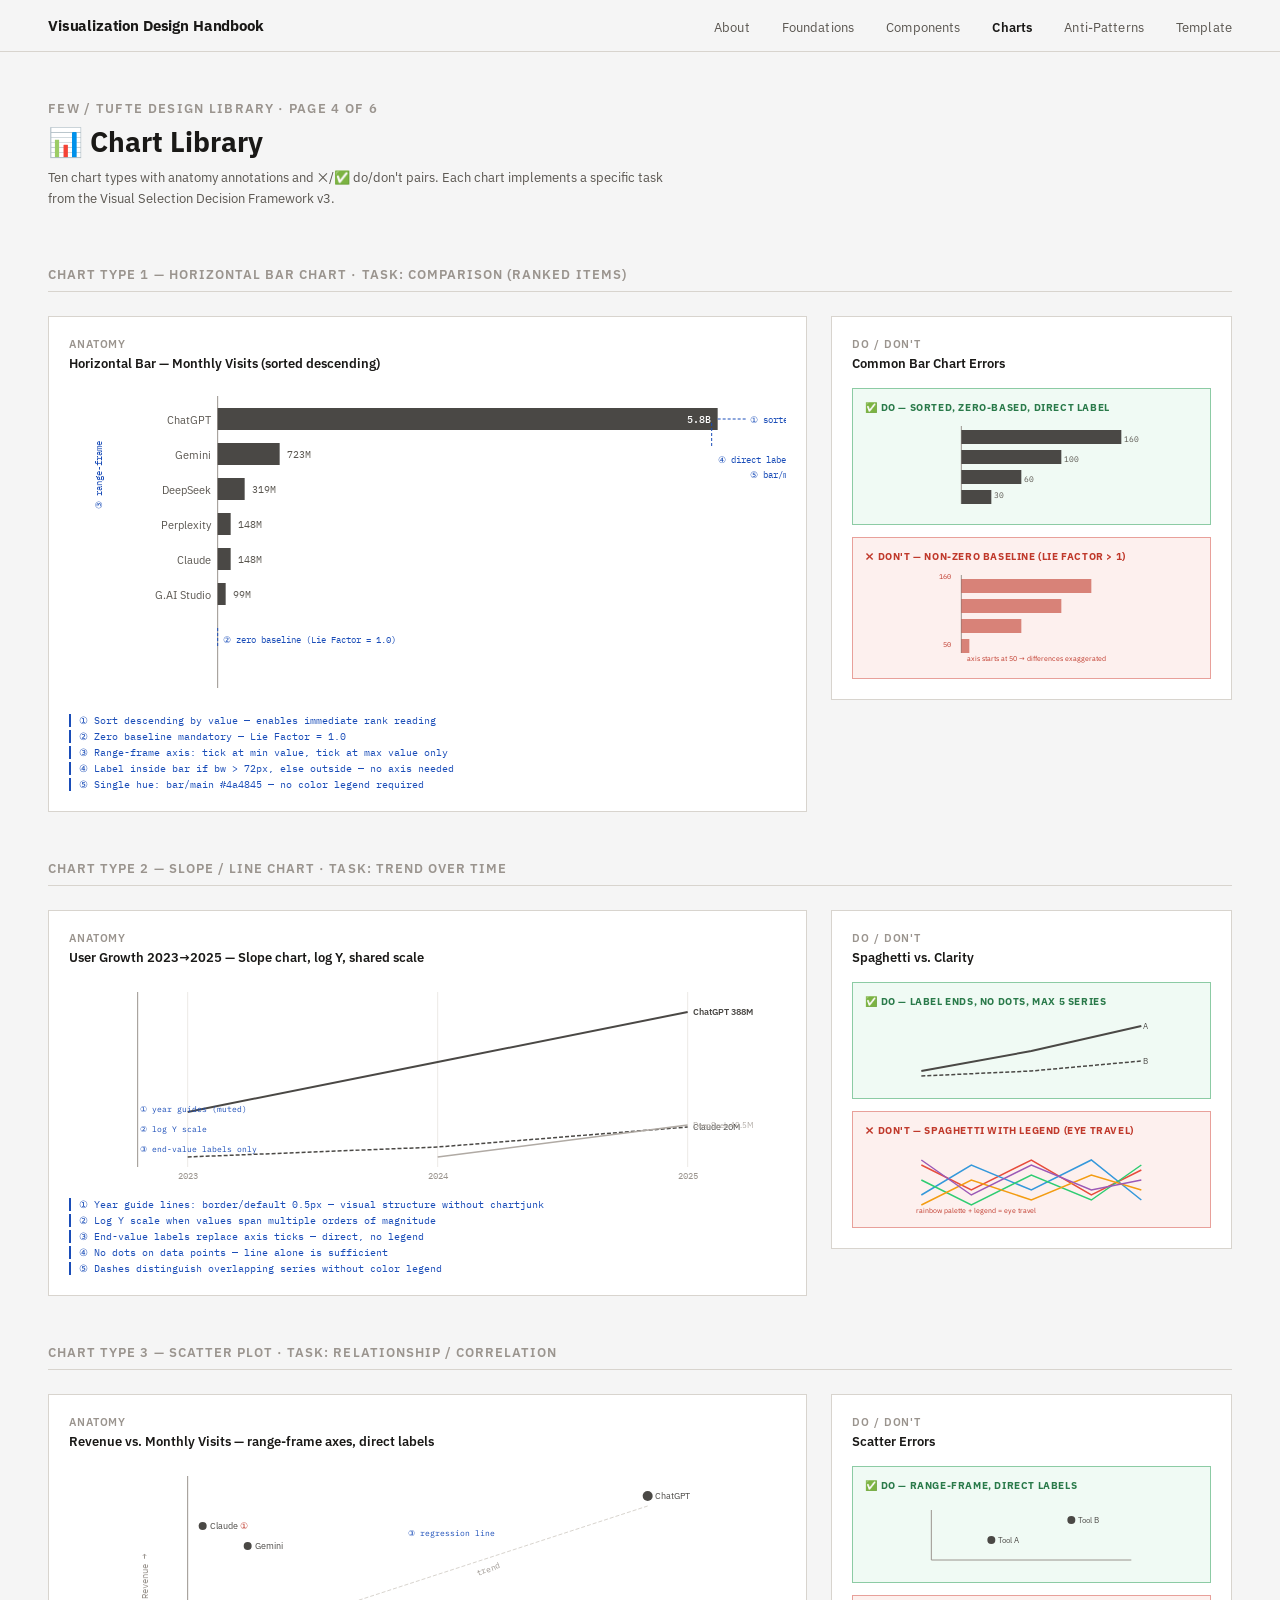
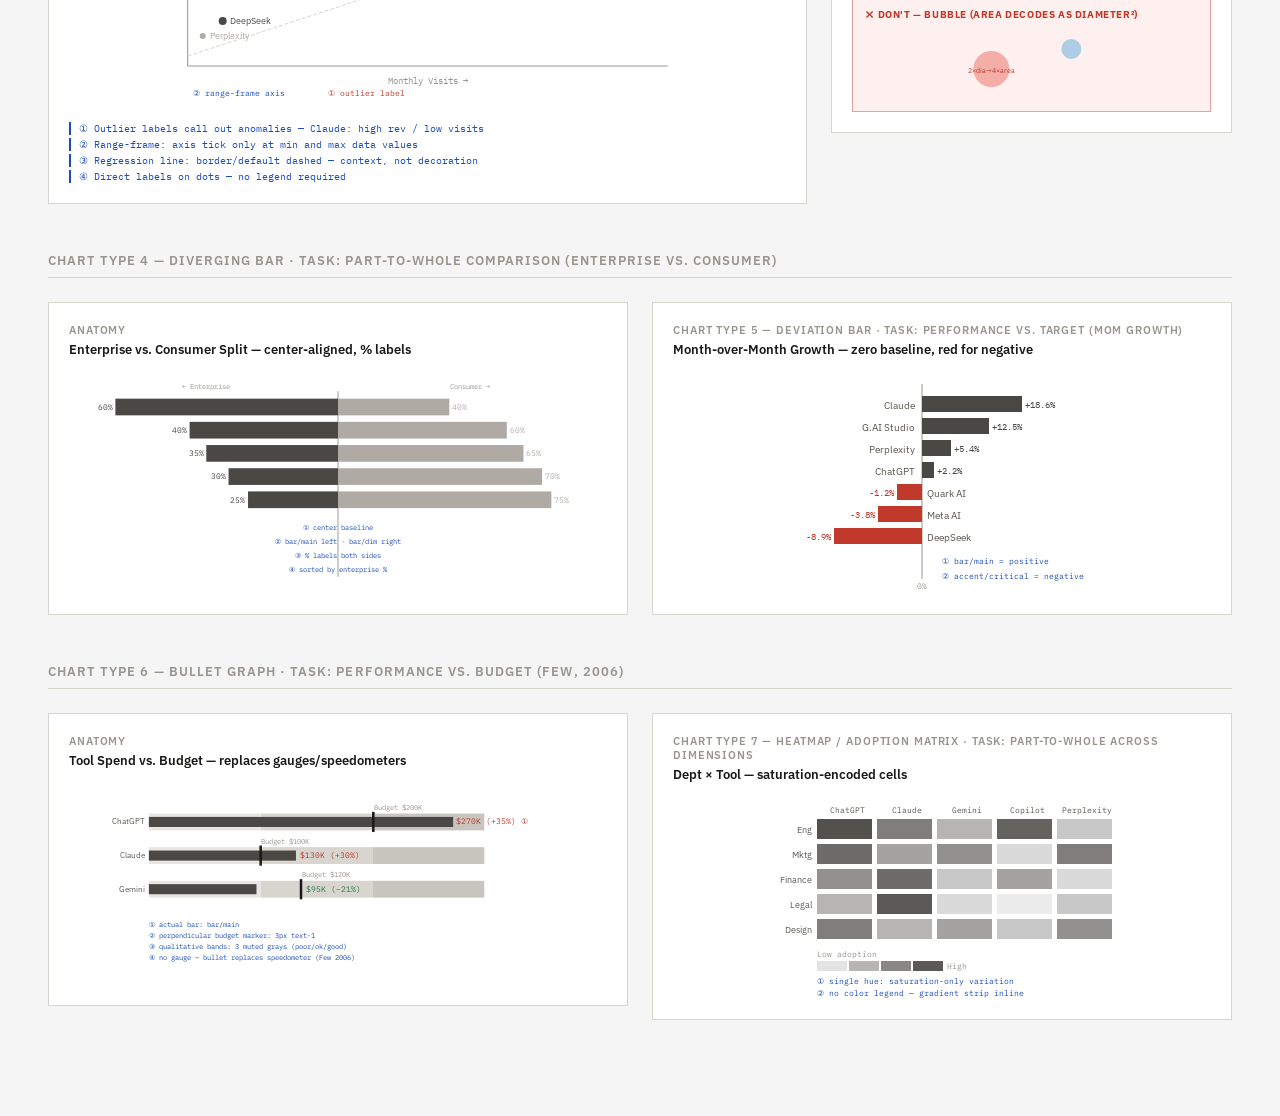
<file: lib-charts.html>
<!DOCTYPE html>
<html lang="en">
<head>
<meta charset="UTF-8">
<meta name="viewport" content="width=device-width, initial-scale=1.0">
<title>Few/Tufte Design Library · 📊 Chart Library</title>
<link href="https://fonts.googleapis.com/css2?family=IBM+Plex+Mono:wght@400;500&family=IBM+Plex+Sans:wght@300;400;500;600;700&display=swap" rel="stylesheet">
<link rel="stylesheet" href="css/tokens.css">
<link rel="stylesheet" href="css/shared.css">
<link rel="stylesheet" href="css/charts.css">
<script src="https://mcp.figma.com/mcp/html-to-design/capture.js" async></script>
<script src="js/nav.js"></script>
</head>
<body>

<!-- PAGE HEADER -->
<div class="page-header">
  <div class="page-label">Few / Tufte Design Library · Page 4 of 6</div>
  <div class="page-title">📊 Chart Library</div>
  <div class="page-subtitle">Ten chart types with anatomy annotations and ❌/✅ do/don't pairs. Each chart implements a specific task from the Visual Selection Decision Framework v3.</div>
</div>

<!-- ── 1. HORIZONTAL BAR ───────────────────────────────── -->
<div class="section">
  <div class="section-title">Chart Type 1 — Horizontal Bar Chart · Task: Comparison (Ranked Items)</div>
  <div class="chart-row">
    <div class="chart-frame" style="flex:2; min-width:560px;">
      <div class="chart-frame-label">Anatomy</div>
      <div class="chart-frame-name">Horizontal Bar — Monthly Visits (sorted descending)</div>
      <svg width="100%" height="310" viewBox="0 0 700 310">
        <!-- Range-frame Y axis line -->
        <line x1="140" y1="8" x2="140" y2="300" stroke="#9a948e" stroke-width="1"/>
        <!-- Zero baseline annotation tick -->

        <!-- Bars -->
        <!-- ChatGPT 5846 -->
        <text x="133" y="36" text-anchor="end" font-size="11" fill="#5a5650" font-family="'IBM Plex Sans',sans-serif">ChatGPT</text>
        <rect x="140" y="20" width="500" height="22" fill="#4a4845"/>
        <text x="633" y="35" text-anchor="end" font-size="10" fill="#fff" font-weight="500" font-family="'IBM Plex Mono',monospace">5.8B</text>

        <!-- Gemini 723 -->
        <text x="133" y="71" text-anchor="end" font-size="11" fill="#5a5650" font-family="'IBM Plex Sans',sans-serif">Gemini</text>
        <rect x="140" y="55" width="62" height="22" fill="#4a4845"/>
        <text x="209" y="70" text-anchor="start" font-size="10" fill="#5a5650" font-family="'IBM Plex Mono',monospace">723M</text>

        <!-- DeepSeek 319 -->
        <text x="133" y="106" text-anchor="end" font-size="11" fill="#5a5650" font-family="'IBM Plex Sans',sans-serif">DeepSeek</text>
        <rect x="140" y="90" width="27" height="22" fill="#4a4845"/>
        <text x="174" y="105" text-anchor="start" font-size="10" fill="#5a5650" font-family="'IBM Plex Mono',monospace">319M</text>

        <!-- Perplexity -->
        <text x="133" y="141" text-anchor="end" font-size="11" fill="#5a5650" font-family="'IBM Plex Sans',sans-serif">Perplexity</text>
        <rect x="140" y="125" width="13" height="22" fill="#4a4845"/>
        <text x="160" y="140" text-anchor="start" font-size="10" fill="#5a5650" font-family="'IBM Plex Mono',monospace">148M</text>

        <!-- Claude -->
        <text x="133" y="176" text-anchor="end" font-size="11" fill="#5a5650" font-family="'IBM Plex Sans',sans-serif">Claude</text>
        <rect x="140" y="160" width="13" height="22" fill="#4a4845"/>
        <text x="160" y="175" text-anchor="start" font-size="10" fill="#5a5650" font-family="'IBM Plex Mono',monospace">148M</text>

        <!-- Google AI Studio -->
        <text x="133" y="211" text-anchor="end" font-size="11" fill="#5a5650" font-family="'IBM Plex Sans',sans-serif">G.AI Studio</text>
        <rect x="140" y="195" width="8" height="22" fill="#4a4845"/>
        <text x="155" y="210" text-anchor="start" font-size="10" fill="#5a5650" font-family="'IBM Plex Mono',monospace">99M</text>

        <!-- Callout arrows / annotations -->
        <!-- Sort order -->
        <line x1="640" y1="31" x2="670" y2="31" stroke="#1a4db8" stroke-width="1" stroke-dasharray="3,2"/>
        <text x="672" y="35" font-size="9" fill="#1a4db8" font-family="'IBM Plex Mono',monospace">① sorted desc</text>

        <!-- Zero baseline -->
        <line x1="140" y1="240" x2="140" y2="260" stroke="#1a4db8" stroke-width="1" stroke-dasharray="3,2"/>
        <text x="145" y="255" font-size="9" fill="#1a4db8" font-family="'IBM Plex Mono',monospace">② zero baseline (Lie Factor = 1.0)</text>

        <!-- Range-frame axis -->
        <text x="3" y="100" font-size="9" fill="#1a4db8" font-family="'IBM Plex Mono',monospace" transform="rotate(-90,24,100)">③ range-frame</text>

        <!-- Direct label -->
        <line x1="634" y1="35" x2="634" y2="60" stroke="#1a4db8" stroke-width="1" stroke-dasharray="3,2"/>
        <text x="640" y="75" font-size="9" fill="#1a4db8" font-family="'IBM Plex Mono',monospace">④ direct label</text>

        <!-- Color role -->
        <text x="672" y="90" font-size="9" fill="#1a4db8" font-family="'IBM Plex Mono',monospace">⑤ bar/main</text>
      </svg>
      <div class="annot-group">
        <div class="annotation">① Sort descending by value — enables immediate rank reading</div>
        <div class="annotation">② Zero baseline mandatory — Lie Factor = 1.0</div>
        <div class="annotation">③ Range-frame axis: tick at min value, tick at max value only</div>
        <div class="annotation">④ Label inside bar if bw &gt; 72px, else outside — no axis needed</div>
        <div class="annotation">⑤ Single hue: bar/main #4a4845 — no color legend required</div>
      </div>
    </div>

    <div class="chart-frame" style="min-width:300px;">
      <div class="chart-frame-label">Do / Don't</div>
      <div class="chart-frame-name">Common Bar Chart Errors</div>
      <div class="do-dont do-dont--vertical">
        <div class="do-frame">
          <div class="do-label">✅ Do — Sorted, zero-based, direct label</div>
          <svg width="100%" height="90" viewBox="0 0 260 90">
            <line x1="60" y1="4" x2="60" y2="82" stroke="#9a948e" stroke-width="1"/>
            <rect x="60" y="8" width="160" height="14" fill="#4a4845"/>
            <text x="223" y="20" font-size="8" fill="#5a5650" font-family="'IBM Plex Mono',monospace">160</text>
            <rect x="60" y="28" width="100" height="14" fill="#4a4845"/>
            <text x="163" y="40" font-size="8" fill="#5a5650" font-family="'IBM Plex Mono',monospace">100</text>
            <rect x="60" y="48" width="60" height="14" fill="#4a4845"/>
            <text x="123" y="60" font-size="8" fill="#5a5650" font-family="'IBM Plex Mono',monospace">60</text>
            <rect x="60" y="68" width="30" height="14" fill="#4a4845"/>
            <text x="93" y="76" font-size="8" fill="#5a5650" font-family="'IBM Plex Mono',monospace">30</text>
          </svg>
        </div>
        <div class="dont-frame">
          <div class="dont-label">❌ Don't — Non-zero baseline (Lie Factor &gt; 1)</div>
          <svg width="100%" height="95" viewBox="0 0 260 95">
            <!-- Truncated axis starting at 50 -->
            <line x1="60" y1="4" x2="60" y2="82" stroke="#9a948e" stroke-width="1"/>
            <text x="50" y="76" text-anchor="end" font-size="7" fill="#c0392b" font-family="'IBM Plex Mono',monospace">50</text>
            <text x="50" y="8" text-anchor="end" font-size="7" fill="#c0392b" font-family="'IBM Plex Mono',monospace">160</text>
            <!-- Bars look very similar in height due to truncation -->
            <rect x="60" y="8" width="130" height="14" fill="#c0392b" opacity="0.6"/>
            <rect x="60" y="28" width="100" height="14" fill="#c0392b" opacity="0.6"/>
            <rect x="60" y="48" width="60" height="14" fill="#c0392b" opacity="0.6"/>
            <rect x="60" y="68" width="8" height="14" fill="#c0392b" opacity="0.6"/>
            <text x="135" y="90" font-size="7" fill="#c0392b" font-family="'IBM Plex Sans',sans-serif" text-anchor="middle">axis starts at 50 → differences exaggerated</text>
          </svg>
        </div>
      </div>
    </div>
  </div>
</div>

<!-- ── 2. SLOPE / LINE CHART ──────────────────────────── -->
<div class="section">
  <div class="section-title">Chart Type 2 — Slope / Line Chart · Task: Trend Over Time</div>
  <div class="chart-row">
    <div class="chart-frame" style="flex:2; min-width:480px;">
      <div class="chart-frame-label">Anatomy</div>
      <div class="chart-frame-name">User Growth 2023→2025 — Slope chart, log Y, shared scale</div>
      <svg width="100%" height="200" viewBox="0 0 600 200">
        <!-- Y axis -->
        <line x1="10" y1="10" x2="10" y2="185" stroke="#9a948e" stroke-width="1"/>
        <!-- Year guide lines -->
        <line x1="60" y1="10" x2="60" y2="185" stroke="#d8d4ce" stroke-width="0.5"/>
        <line x1="310" y1="10" x2="310" y2="185" stroke="#d8d4ce" stroke-width="0.5"/>
        <line x1="560" y1="10" x2="560" y2="185" stroke="#d8d4ce" stroke-width="0.5"/>
        <!-- Year labels -->
        <text x="60" y="197" text-anchor="middle" font-size="9" fill="#9a948e" font-family="'IBM Plex Mono',monospace">2023</text>
        <text x="310" y="197" text-anchor="middle" font-size="9" fill="#9a948e" font-family="'IBM Plex Mono',monospace">2024</text>
        <text x="560" y="197" text-anchor="middle" font-size="9" fill="#9a948e" font-family="'IBM Plex Mono',monospace">2025</text>
        <!-- ChatGPT line -->
        <polyline points="60,130 310,80 560,30" fill="none" stroke="#4a4845" stroke-width="2"/>
        <text x="565" y="33" font-size="9" fill="#4a4845" font-weight="600" font-family="'IBM Plex Sans',sans-serif">ChatGPT 388M</text>
        <!-- Claude line -->
        <polyline points="60,175 310,165 560,145" fill="none" stroke="#4a4845" stroke-width="1.5" stroke-dasharray="4,2"/>
        <text x="565" y="148" font-size="9" fill="#4a4845" font-family="'IBM Plex Sans',sans-serif">Claude 20M</text>
        <!-- DeepSeek line (launches 2024) -->
        <polyline points="310,175 560,143" fill="none" stroke="#b0aaa4" stroke-width="1.5"/>
        <text x="565" y="146" font-size="8" fill="#b0aaa4" font-family="'IBM Plex Sans',sans-serif">DeepSeek 49.5M</text>
        <!-- Annotations -->
        <text x="12" y="130" font-size="8" fill="#1a4db8" font-family="'IBM Plex Mono',monospace">① year guides (muted)</text>
        <text x="12" y="150" font-size="8" fill="#1a4db8" font-family="'IBM Plex Mono',monospace">② log Y scale</text>
        <text x="12" y="170" font-size="8" fill="#1a4db8" font-family="'IBM Plex Mono',monospace">③ end-value labels only</text>
      </svg>
      <div class="annot-group">
        <div class="annotation">① Year guide lines: border/default 0.5px — visual structure without chartjunk</div>
        <div class="annotation">② Log Y scale when values span multiple orders of magnitude</div>
        <div class="annotation">③ End-value labels replace axis ticks — direct, no legend</div>
        <div class="annotation">④ No dots on data points — line alone is sufficient</div>
        <div class="annotation">⑤ Dashes distinguish overlapping series without color legend</div>
      </div>
    </div>

    <div class="chart-frame" style="min-width:260px;">
      <div class="chart-frame-label">Do / Don't</div>
      <div class="chart-frame-name">Spaghetti vs. Clarity</div>
      <div class="do-frame" style="margin-bottom:12px;">
        <div class="do-label">✅ Do — Label ends, no dots, max 5 series</div>
        <svg width="100%" height="70" viewBox="0 0 240 70">
          <polyline points="10,55 120,35 230,10" fill="none" stroke="#4a4845" stroke-width="2"/>
          <polyline points="10,60 120,55 230,45" fill="none" stroke="#4a4845" stroke-width="1.5" stroke-dasharray="4,2"/>
          <text x="232" y="13" font-size="8" fill="#4a4845" font-family="'IBM Plex Sans',sans-serif">A</text>
          <text x="232" y="48" font-size="8" fill="#4a4845" font-family="'IBM Plex Sans',sans-serif">B</text>
        </svg>
      </div>
      <div class="dont-frame">
        <div class="dont-label">❌ Don't — Spaghetti with legend (eye travel)</div>
        <svg width="100%" height="70" viewBox="0 0 240 70">
          <polyline points="10,20 60,45 120,15 180,50 230,25" fill="none" stroke="#e74c3c" stroke-width="1.5"/>
          <polyline points="10,50 60,20 120,45 180,15 230,55" fill="none" stroke="#3498db" stroke-width="1.5"/>
          <polyline points="10,35 60,60 120,30 180,55 230,20" fill="none" stroke="#2ecc71" stroke-width="1.5"/>
          <polyline points="10,60 60,35 120,55 180,30 230,45" fill="none" stroke="#f39c12" stroke-width="1.5"/>
          <polyline points="10,15 60,50 120,20 180,45 230,35" fill="none" stroke="#9b59b6" stroke-width="1.5"/>
          <text x="5" y="68" font-size="7" fill="#c0392b" font-family="'IBM Plex Sans',sans-serif">rainbow palette + legend = eye travel</text>
        </svg>
      </div>
    </div>
  </div>
</div>

<!-- ── 3. SCATTER PLOT ────────────────────────────────── -->
<div class="section">
  <div class="section-title">Chart Type 3 — Scatter Plot · Task: Relationship / Correlation</div>
  <div class="chart-row">
    <div class="chart-frame" style="flex:2; min-width:480px;">
      <div class="chart-frame-label">Anatomy</div>
      <div class="chart-frame-name">Revenue vs. Monthly Visits — range-frame axes, direct labels</div>
      <svg width="100%" height="240" viewBox="0 0 600 240">
        <!-- Range-frame axes -->
        <line x1="60" y1="200" x2="540" y2="200" stroke="#9a948e" stroke-width="1"/>
        <line x1="60" y1="10" x2="60" y2="200" stroke="#9a948e" stroke-width="1"/>
        <!-- Regression line -->
        <line x1="60" y1="190" x2="520" y2="40" stroke="#d8d4ce" stroke-width="1" stroke-dasharray="4,2"/>
        <!-- Data points -->
        <!-- ChatGPT: visits=5846, rev=3200 → x≈520, y≈30 -->
        <circle cx="520" cy="30" r="5" fill="#4a4845"/>
        <text x="527" y="33" font-size="9" fill="#4a4845" font-family="'IBM Plex Sans',sans-serif">ChatGPT</text>
        <!-- Gemini: visits=723, rev=450 → x≈120, y≈80 -->
        <circle cx="120" cy="80" r="4" fill="#4a4845"/>
        <text x="127" y="83" font-size="9" fill="#4a4845" font-family="'IBM Plex Sans',sans-serif">Gemini</text>
        <!-- DeepSeek: visits=319, rev=120 → x≈95, y≈155 -->
        <circle cx="95" cy="155" r="4" fill="#4a4845"/>
        <text x="102" y="158" font-size="9" fill="#4a4845" font-family="'IBM Plex Sans',sans-serif">DeepSeek</text>
        <!-- Claude: visits=148, rev=700 → x≈75, y≈60 — high rev outlier -->
        <circle cx="75" cy="60" r="4" fill="#4a4845"/>
        <text x="82" y="63" font-size="9" font-family="'IBM Plex Sans',sans-serif"><tspan fill="#4a4845">Claude </tspan><tspan fill="#c0392b">①</tspan></text>
        <!-- Perplexity: visits=148, rev=80 → x≈75, y≈170 -->
        <circle cx="75" cy="170" r="3" fill="#b0aaa4"/>
        <text x="82" y="173" font-size="9" fill="#b0aaa4" font-family="'IBM Plex Sans',sans-serif">Perplexity</text>
        <!-- Axis labels -->
        <text x="300" y="218" text-anchor="middle" font-size="9" fill="#9a948e" font-family="'IBM Plex Mono',monospace">Monthly Visits →</text>
        <text x="20" y="110" text-anchor="middle" font-size="9" fill="#9a948e" font-family="'IBM Plex Mono',monospace" transform="rotate(-90,20,110)">Revenue →</text>
        <!-- Regression label -->
        <text x="350" y="110" font-size="8" fill="#9a948e" font-family="'IBM Plex Mono',monospace" transform="rotate(-20,350,110)">trend</text>
        <!-- Annotations -->
        <text x="65" y="230" font-size="8" fill="#1a4db8" font-family="'IBM Plex Mono',monospace">② range-frame axis</text>
        <text x="200" y="230" font-size="8" fill="#c0392b" font-family="'IBM Plex Mono',monospace">① outlier label</text>
        <text x="280" y="70" font-size="8" fill="#1a4db8" font-family="'IBM Plex Mono',monospace">③ regression line</text>
      </svg>
      <div class="annot-group">
        <div class="annotation">① Outlier labels call out anomalies — Claude: high rev / low visits</div>
        <div class="annotation">② Range-frame: axis tick only at min and max data values</div>
        <div class="annotation">③ Regression line: border/default dashed — context, not decoration</div>
        <div class="annotation">④ Direct labels on dots — no legend required</div>
      </div>
    </div>

    <div class="chart-frame" style="min-width:260px;">
      <div class="chart-frame-label">Do / Don't</div>
      <div class="chart-frame-name">Scatter Errors</div>
      <div class="do-frame" style="margin-bottom:12px;">
        <div class="do-label">✅ Do — Range-frame, direct labels</div>
        <svg width="100%" height="70" viewBox="0 0 240 70">
          <line x1="20" y1="60" x2="220" y2="60" stroke="#9a948e" stroke-width="1"/>
          <line x1="20" y1="10" x2="20" y2="60" stroke="#9a948e" stroke-width="1"/>
          <circle cx="80" cy="40" r="4" fill="#4a4845"/>
          <text x="87" y="43" font-size="8" fill="#4a4845" font-family="'IBM Plex Sans',sans-serif">Tool A</text>
          <circle cx="160" cy="20" r="4" fill="#4a4845"/>
          <text x="167" y="23" font-size="8" fill="#4a4845" font-family="'IBM Plex Sans',sans-serif">Tool B</text>
        </svg>
      </div>
      <div class="dont-frame">
        <div class="dont-label">❌ Don't — Bubble (area decodes as diameter²)</div>
        <svg width="100%" height="70" viewBox="0 0 240 70">
          <circle cx="80" cy="40" r="18" fill="#e74c3c" opacity="0.4"/>
          <circle cx="160" cy="20" r="10" fill="#3498db" opacity="0.4"/>
          <text x="80" y="44" text-anchor="middle" font-size="7" fill="#c0392b" font-family="'IBM Plex Sans',sans-serif">2×dia→4×area</text>
        </svg>
      </div>
    </div>
  </div>
</div>

<!-- ── 4. DIVERGING BAR ────────────────────────────────── -->
<div class="section">
  <div class="section-title">Chart Type 4 — Diverging Bar · Task: Part-to-Whole Comparison (Enterprise vs. Consumer)</div>
  <div class="chart-row">
    <div class="chart-frame" style="min-width:460px;">
      <div class="chart-frame-label">Anatomy</div>
      <div class="chart-frame-name">Enterprise vs. Consumer Split — center-aligned, % labels</div>
      <svg width="100%" height="220" viewBox="0 0 580 220">
        <!-- Center line -->
        <line x1="290" y1="10" x2="290" y2="210" stroke="#9a948e" stroke-width="1"/>
        <text x="148" y="8" text-anchor="middle" font-size="8" fill="#9a948e" font-family="'IBM Plex Mono',monospace">← Enterprise</text>
        <text x="432" y="8" text-anchor="middle" font-size="8" fill="#9a948e" font-family="'IBM Plex Mono',monospace">Consumer →</text>

        <!-- G.AI Studio: 60/40 -->
        <text x="283" y="32" text-anchor="end" font-size="10" fill="#5a5650" font-family="'IBM Plex Sans',sans-serif">G.AI Studio</text>
        <rect x="50" y="18" width="240" height="18" fill="#4a4845"/>
        <text x="47" y="30" text-anchor="end" font-size="9" fill="#4a4845" font-family="'IBM Plex Mono',monospace">60%</text>
        <rect x="290" y="18" width="120" height="18" fill="#b0aaa4"/>
        <text x="413" y="30" font-size="9" fill="#b0aaa4" font-family="'IBM Plex Mono',monospace">40%</text>

        <!-- Claude: 40/60 -->
        <text x="283" y="57" text-anchor="end" font-size="10" fill="#5a5650" font-family="'IBM Plex Sans',sans-serif">Claude</text>
        <rect x="130" y="43" width="160" height="18" fill="#4a4845"/>
        <text x="127" y="55" text-anchor="end" font-size="9" fill="#4a4845" font-family="'IBM Plex Mono',monospace">40%</text>
        <rect x="290" y="43" width="182" height="18" fill="#b0aaa4"/>
        <text x="475" y="55" font-size="9" fill="#b0aaa4" font-family="'IBM Plex Mono',monospace">60%</text>

        <!-- ChatGPT: 35/65 -->
        <text x="283" y="82" text-anchor="end" font-size="10" fill="#5a5650" font-family="'IBM Plex Sans',sans-serif">ChatGPT</text>
        <rect x="148" y="68" width="142" height="18" fill="#4a4845"/>
        <text x="145" y="80" text-anchor="end" font-size="9" fill="#4a4845" font-family="'IBM Plex Mono',monospace">35%</text>
        <rect x="290" y="68" width="200" height="18" fill="#b0aaa4"/>
        <text x="493" y="80" font-size="9" fill="#b0aaa4" font-family="'IBM Plex Mono',monospace">65%</text>

        <!-- Gemini: 30/70 -->
        <text x="283" y="107" text-anchor="end" font-size="10" fill="#5a5650" font-family="'IBM Plex Sans',sans-serif">Gemini</text>
        <rect x="172" y="93" width="118" height="18" fill="#4a4845"/>
        <text x="169" y="105" text-anchor="end" font-size="9" fill="#4a4845" font-family="'IBM Plex Mono',monospace">30%</text>
        <rect x="290" y="93" width="220" height="18" fill="#b0aaa4"/>
        <text x="513" y="105" font-size="9" fill="#b0aaa4" font-family="'IBM Plex Mono',monospace">70%</text>

        <!-- DeepSeek: 25/75 -->
        <text x="283" y="132" text-anchor="end" font-size="10" fill="#5a5650" font-family="'IBM Plex Sans',sans-serif">DeepSeek</text>
        <rect x="193" y="118" width="97" height="18" fill="#4a4845"/>
        <text x="190" y="130" text-anchor="end" font-size="9" fill="#4a4845" font-family="'IBM Plex Mono',monospace">25%</text>
        <rect x="290" y="118" width="230" height="18" fill="#b0aaa4"/>
        <text x="523" y="130" font-size="9" fill="#b0aaa4" font-family="'IBM Plex Mono',monospace">75%</text>

        <!-- Annotations -->
        <text x="290" y="160" text-anchor="middle" font-size="8" fill="#1a4db8" font-family="'IBM Plex Mono',monospace">① center baseline</text>
        <text x="290" y="175" text-anchor="middle" font-size="8" fill="#1a4db8" font-family="'IBM Plex Mono',monospace">② bar/main left · bar/dim right</text>
        <text x="290" y="190" text-anchor="middle" font-size="8" fill="#1a4db8" font-family="'IBM Plex Mono',monospace">③ % labels both sides</text>
        <text x="290" y="205" text-anchor="middle" font-size="8" fill="#1a4db8" font-family="'IBM Plex Mono',monospace">④ sorted by enterprise %</text>
      </svg>
    </div>

    <!-- 5. DEVIATION BAR -->
    <div class="chart-frame" style="min-width:300px;">
      <div class="chart-frame-label">Chart Type 5 — Deviation Bar · Task: Performance vs. Target (MoM Growth)</div>
      <div class="chart-frame-name">Month-over-Month Growth — zero baseline, red for negative</div>
      <svg width="100%" height="220" viewBox="0 0 320 220">
        <line x1="140" y1="10" x2="140" y2="205" stroke="#9a948e" stroke-width="1"/>
        <text x="140" y="215" text-anchor="middle" font-size="8" fill="#9a948e" font-family="'IBM Plex Mono',monospace">0%</text>

        <!-- Claude +18.6 -->
        <text x="133" y="35" text-anchor="end" font-size="10" fill="#5a5650" font-family="'IBM Plex Sans',sans-serif">Claude</text>
        <rect x="140" y="22" width="100" height="16" fill="#4a4845"/>
        <text x="243" y="34" font-size="9" fill="#4a4845" font-family="'IBM Plex Mono',monospace">+18.6%</text>

        <!-- G.AI Studio +12.5 -->
        <text x="133" y="57" text-anchor="end" font-size="10" fill="#5a5650" font-family="'IBM Plex Sans',sans-serif">G.AI Studio</text>
        <rect x="140" y="44" width="67" height="16" fill="#4a4845"/>
        <text x="210" y="56" font-size="9" fill="#4a4845" font-family="'IBM Plex Mono',monospace">+12.5%</text>

        <!-- Perplexity +5.4 -->
        <text x="133" y="79" text-anchor="end" font-size="10" fill="#5a5650" font-family="'IBM Plex Sans',sans-serif">Perplexity</text>
        <rect x="140" y="66" width="29" height="16" fill="#4a4845"/>
        <text x="172" y="78" font-size="9" fill="#4a4845" font-family="'IBM Plex Mono',monospace">+5.4%</text>

        <!-- ChatGPT +2.2 -->
        <text x="133" y="101" text-anchor="end" font-size="10" fill="#5a5650" font-family="'IBM Plex Sans',sans-serif">ChatGPT</text>
        <rect x="140" y="88" width="12" height="16" fill="#4a4845"/>
        <text x="155" y="100" font-size="9" fill="#4a4845" font-family="'IBM Plex Mono',monospace">+2.2%</text>

        <!-- Quark -1.2 -->
        <text x="145" y="123" text-anchor="start" font-size="10" fill="#5a5650" font-family="'IBM Plex Sans',sans-serif">Quark AI</text>
        <rect x="115" y="110" width="25" height="16" fill="#c0392b"/>
        <text x="112" y="122" text-anchor="end" font-size="9" fill="#c0392b" font-family="'IBM Plex Mono',monospace">-1.2%</text>

        <!-- Meta -3.8 -->
        <text x="145" y="145" text-anchor="start" font-size="10" fill="#5a5650" font-family="'IBM Plex Sans',sans-serif">Meta AI</text>
        <rect x="96" y="132" width="44" height="16" fill="#c0392b"/>
        <text x="93" y="144" text-anchor="end" font-size="9" fill="#c0392b" font-family="'IBM Plex Mono',monospace">-3.8%</text>

        <!-- DeepSeek -8.9 -->
        <text x="145" y="167" text-anchor="start" font-size="10" fill="#5a5650" font-family="'IBM Plex Sans',sans-serif">DeepSeek</text>
        <rect x="52" y="154" width="88" height="16" fill="#c0392b"/>
        <text x="49" y="166" text-anchor="end" font-size="9" fill="#c0392b" font-family="'IBM Plex Mono',monospace">-8.9%</text>

        <!-- Annotations -->
        <text x="160" y="190" font-size="8" fill="#1a4db8" font-family="'IBM Plex Mono',monospace">① bar/main = positive</text>
        <text x="160" y="205" font-size="8" fill="#1a4db8" font-family="'IBM Plex Mono',monospace">② accent/critical = negative</text>
      </svg>
    </div>
  </div>
</div>

<!-- ── 6. BULLET GRAPH ────────────────────────────────── -->
<div class="section">
  <div class="section-title">Chart Type 6 — Bullet Graph · Task: Performance vs. Budget (Few, 2006)</div>
  <div class="chart-row">
    <div class="chart-frame" style="min-width:560px;">
      <div class="chart-frame-label">Anatomy</div>
      <div class="chart-frame-name">Tool Spend vs. Budget — replaces gauges/speedometers</div>
      <svg width="100%" height="200" viewBox="0 0 640 200">
        <!-- ChatGPT: budget=200K, actual=270K -->
        <text x="90" y="28" text-anchor="end" font-size="10" fill="#5a5650" font-family="'IBM Plex Sans',sans-serif">ChatGPT</text>
        <!-- Qualitative bands: poor / ok / good -->
        <rect x="95" y="15" width="133" height="20" fill="#e8e5e0"/>
        <rect x="228" y="15" width="133" height="20" fill="#d8d4ce"/>
        <rect x="361" y="15" width="133" height="20" fill="#c8c4be"/>
        <!-- Actual bar -->
        <rect x="95" y="19" width="362" height="12" fill="#4a4845"/>
        <!-- Budget marker (vertical line) -->
        <line x1="362" y1="13" x2="362" y2="37" stroke="#1a1917" stroke-width="3"/>
        <text x="363" y="11" font-size="8" fill="#9a948e" font-family="'IBM Plex Mono',monospace">Budget $200K</text>
        <text x="460" y="28" font-size="9" fill="#c0392b" font-family="'IBM Plex Mono',monospace">$270K (+35%) ①</text>

        <!-- Claude: budget=100K, actual=130K -->
        <text x="90" y="68" text-anchor="end" font-size="10" fill="#5a5650" font-family="'IBM Plex Sans',sans-serif">Claude</text>
        <rect x="95" y="55" width="133" height="20" fill="#e8e5e0"/>
        <rect x="228" y="55" width="133" height="20" fill="#d8d4ce"/>
        <rect x="361" y="55" width="133" height="20" fill="#c8c4be"/>
        <rect x="95" y="59" width="175" height="12" fill="#4a4845"/>
        <line x1="228" y1="53" x2="228" y2="77" stroke="#1a1917" stroke-width="3"/>
        <text x="229" y="51" font-size="8" fill="#9a948e" font-family="'IBM Plex Mono',monospace">Budget $100K</text>
        <text x="275" y="68" font-size="9" fill="#c0392b" font-family="'IBM Plex Mono',monospace">$130K (+30%)</text>

        <!-- Gemini: budget=120K, actual=95K -->
        <text x="90" y="108" text-anchor="end" font-size="10" fill="#5a5650" font-family="'IBM Plex Sans',sans-serif">Gemini</text>
        <rect x="95" y="95" width="133" height="20" fill="#e8e5e0"/>
        <rect x="228" y="95" width="133" height="20" fill="#d8d4ce"/>
        <rect x="361" y="95" width="133" height="20" fill="#c8c4be"/>
        <rect x="95" y="99" width="128" height="12" fill="#4a4845"/>
        <line x1="276" y1="93" x2="276" y2="117" stroke="#1a1917" stroke-width="3"/>
        <text x="277" y="91" font-size="8" fill="#9a948e" font-family="'IBM Plex Mono',monospace">Budget $120K</text>
        <text x="282" y="108" font-size="9" fill="#2a7a4a" font-family="'IBM Plex Mono',monospace">$95K (−21%)</text>

        <!-- Annotations -->
        <text x="95" y="150" font-size="8" fill="#1a4db8" font-family="'IBM Plex Mono',monospace">① actual bar: bar/main</text>
        <text x="95" y="163" font-size="8" fill="#1a4db8" font-family="'IBM Plex Mono',monospace">② perpendicular budget marker: 3px text-1</text>
        <text x="95" y="176" font-size="8" fill="#1a4db8" font-family="'IBM Plex Mono',monospace">③ qualitative bands: 3 muted grays (poor/ok/good)</text>
        <text x="95" y="189" font-size="8" fill="#1a4db8" font-family="'IBM Plex Mono',monospace">④ no gauge — bullet replaces speedometer (Few 2006)</text>
      </svg>
    </div>

    <!-- 7. HEATMAP -->
    <div class="chart-frame" style="min-width:360px;">
      <div class="chart-frame-label">Chart Type 7 — Heatmap / Adoption Matrix · Task: Part-to-Whole across dimensions</div>
      <div class="chart-frame-name">Dept × Tool — saturation-encoded cells</div>
      <svg width="100%" height="200" viewBox="0 0 400 200">
        <!-- Column headers -->
        <text x="105" y="14" text-anchor="middle" font-size="8" fill="#5a5650" font-family="'IBM Plex Mono',monospace">ChatGPT</text>
        <text x="165" y="14" text-anchor="middle" font-size="8" fill="#5a5650" font-family="'IBM Plex Mono',monospace">Claude</text>
        <text x="225" y="14" text-anchor="middle" font-size="8" fill="#5a5650" font-family="'IBM Plex Mono',monospace">Gemini</text>
        <text x="285" y="14" text-anchor="middle" font-size="8" fill="#5a5650" font-family="'IBM Plex Mono',monospace">Copilot</text>
        <text x="345" y="14" text-anchor="middle" font-size="8" fill="#5a5650" font-family="'IBM Plex Mono',monospace">Perplexity</text>

        <!-- Rows -->
        <text x="70" y="34" text-anchor="end" font-size="9" fill="#5a5650" font-family="'IBM Plex Sans',sans-serif">Eng</text>
        <rect x="75" y="20" width="55" height="20" fill="#4a4845" opacity="0.95"/>
        <rect x="135" y="20" width="55" height="20" fill="#4a4845" opacity="0.7"/>
        <rect x="195" y="20" width="55" height="20" fill="#4a4845" opacity="0.4"/>
        <rect x="255" y="20" width="55" height="20" fill="#4a4845" opacity="0.85"/>
        <rect x="315" y="20" width="55" height="20" fill="#4a4845" opacity="0.3"/>

        <text x="70" y="59" text-anchor="end" font-size="9" fill="#5a5650" font-family="'IBM Plex Sans',sans-serif">Mktg</text>
        <rect x="75" y="45" width="55" height="20" fill="#4a4845" opacity="0.8"/>
        <rect x="135" y="45" width="55" height="20" fill="#4a4845" opacity="0.5"/>
        <rect x="195" y="45" width="55" height="20" fill="#4a4845" opacity="0.6"/>
        <rect x="255" y="45" width="55" height="20" fill="#4a4845" opacity="0.2"/>
        <rect x="315" y="45" width="55" height="20" fill="#4a4845" opacity="0.7"/>

        <text x="70" y="84" text-anchor="end" font-size="9" fill="#5a5650" font-family="'IBM Plex Sans',sans-serif">Finance</text>
        <rect x="75" y="70" width="55" height="20" fill="#4a4845" opacity="0.6"/>
        <rect x="135" y="70" width="55" height="20" fill="#4a4845" opacity="0.8"/>
        <rect x="195" y="70" width="55" height="20" fill="#4a4845" opacity="0.3"/>
        <rect x="255" y="70" width="55" height="20" fill="#4a4845" opacity="0.5"/>
        <rect x="315" y="70" width="55" height="20" fill="#4a4845" opacity="0.2"/>

        <text x="70" y="109" text-anchor="end" font-size="9" fill="#5a5650" font-family="'IBM Plex Sans',sans-serif">Legal</text>
        <rect x="75" y="95" width="55" height="20" fill="#4a4845" opacity="0.4"/>
        <rect x="135" y="95" width="55" height="20" fill="#4a4845" opacity="0.9"/>
        <rect x="195" y="95" width="55" height="20" fill="#4a4845" opacity="0.2"/>
        <rect x="255" y="95" width="55" height="20" fill="#4a4845" opacity="0.1"/>
        <rect x="315" y="95" width="55" height="20" fill="#4a4845" opacity="0.3"/>

        <text x="70" y="134" text-anchor="end" font-size="9" fill="#5a5650" font-family="'IBM Plex Sans',sans-serif">Design</text>
        <rect x="75" y="120" width="55" height="20" fill="#4a4845" opacity="0.7"/>
        <rect x="135" y="120" width="55" height="20" fill="#4a4845" opacity="0.4"/>
        <rect x="195" y="120" width="55" height="20" fill="#4a4845" opacity="0.5"/>
        <rect x="255" y="120" width="55" height="20" fill="#4a4845" opacity="0.3"/>
        <rect x="315" y="120" width="55" height="20" fill="#4a4845" opacity="0.6"/>

        <!-- Legend: saturation scale -->
        <text x="75" y="158" font-size="8" fill="#9a948e" font-family="'IBM Plex Mono',monospace">Low adoption</text>
        <rect x="75" y="162" width="30" height="10" fill="#4a4845" opacity="0.15"/>
        <rect x="107" y="162" width="30" height="10" fill="#4a4845" opacity="0.4"/>
        <rect x="139" y="162" width="30" height="10" fill="#4a4845" opacity="0.65"/>
        <rect x="171" y="162" width="30" height="10" fill="#4a4845" opacity="0.9"/>
        <text x="205" y="170" font-size="8" fill="#9a948e" font-family="'IBM Plex Mono',monospace">High</text>

        <!-- Annotations -->
        <text x="75" y="185" font-size="8" fill="#1a4db8" font-family="'IBM Plex Mono',monospace">① single hue: saturation-only variation</text>
        <text x="75" y="197" font-size="8" fill="#1a4db8" font-family="'IBM Plex Mono',monospace">② no color legend — gradient strip inline</text>
      </svg>
    </div>
  </div>
</div>

</body>
</html>
</file>
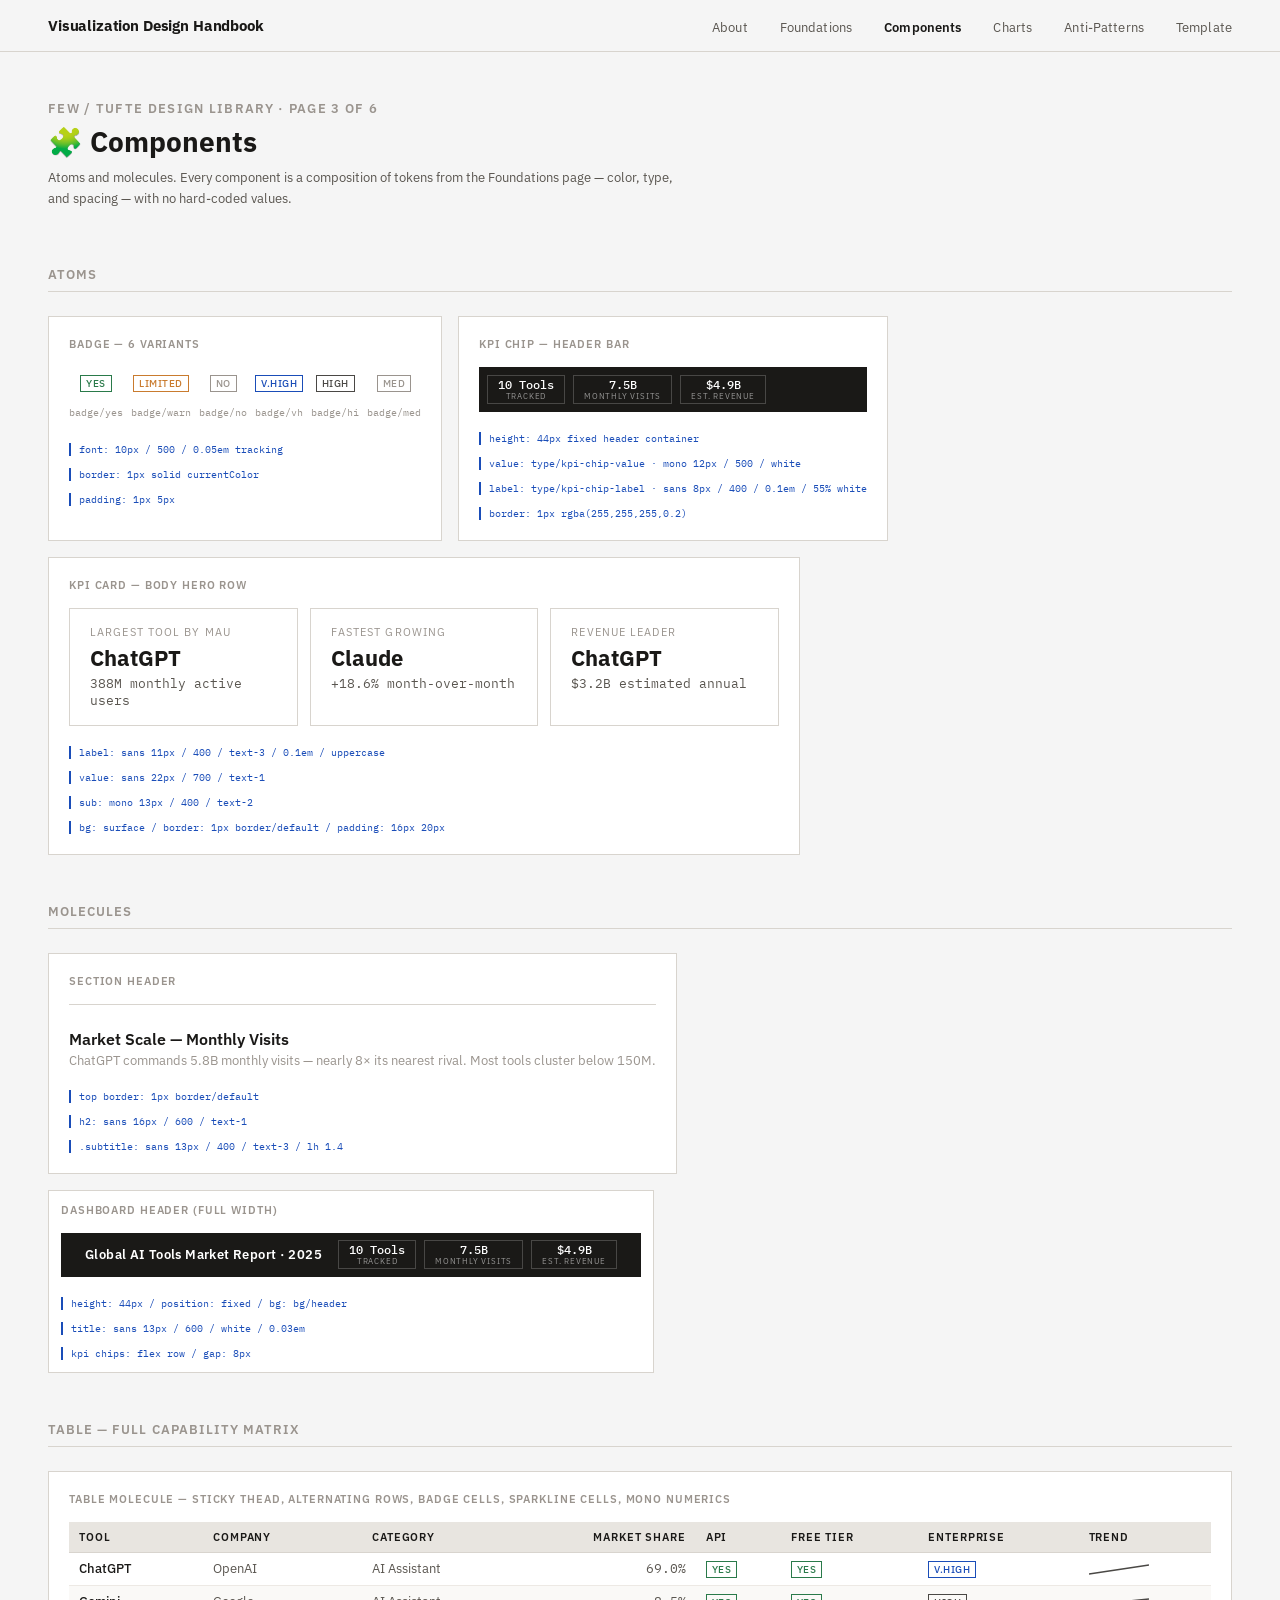
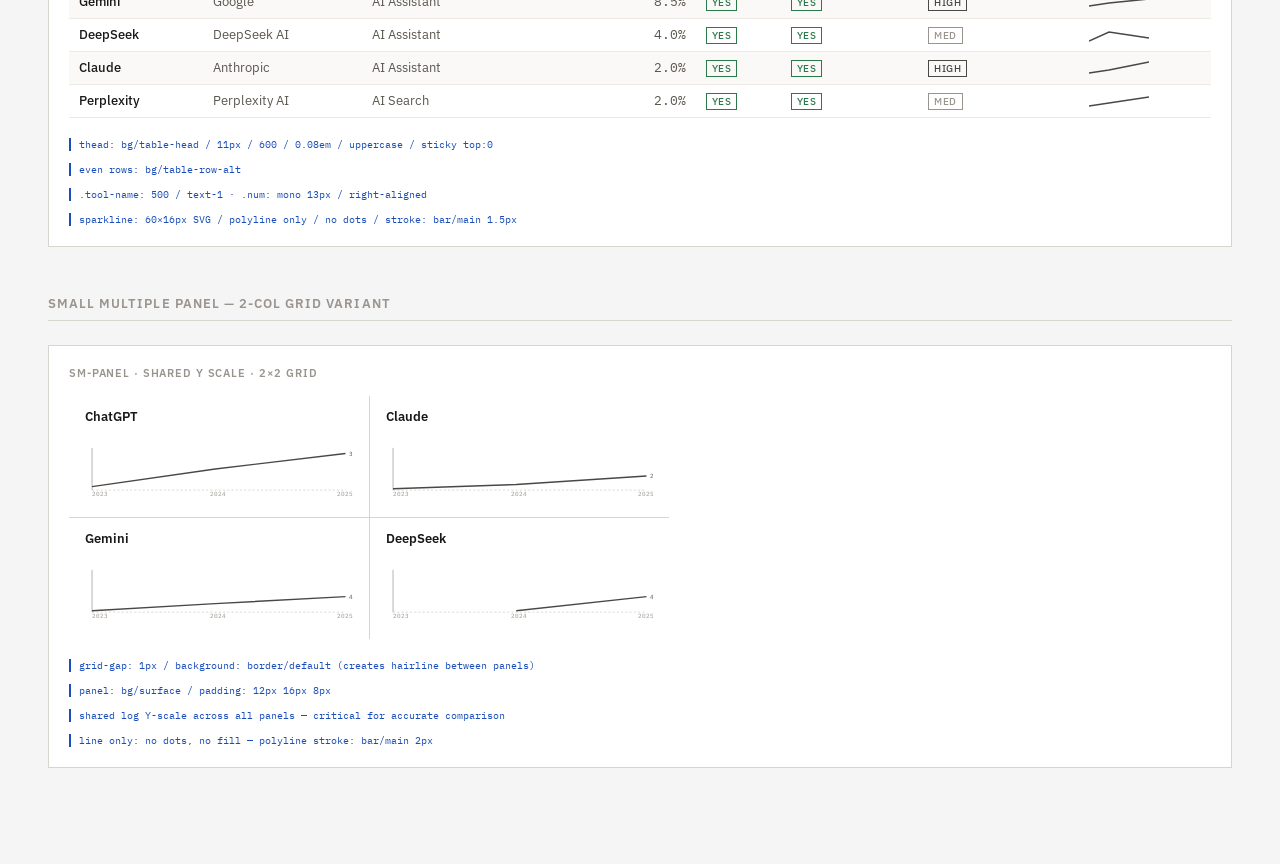
<file: lib-components.html>
<!DOCTYPE html>
<html lang="en">
<head>
<meta charset="UTF-8">
<meta name="viewport" content="width=device-width, initial-scale=1.0">
<title>Few/Tufte Design Library · 🧩 Components</title>
<link href="https://fonts.googleapis.com/css2?family=IBM+Plex+Mono:wght@400;500&family=IBM+Plex+Sans:wght@300;400;500;600;700&display=swap" rel="stylesheet">
<link rel="stylesheet" href="css/tokens.css">
<link rel="stylesheet" href="css/shared.css">
<link rel="stylesheet" href="css/components.css">
<script src="https://mcp.figma.com/mcp/html-to-design/capture.js" async></script>
<script src="js/nav.js"></script>
</head>
<body>

<!-- PAGE HEADER -->
<div class="page-header">
  <div class="page-label">Few / Tufte Design Library · Page 3 of 6</div>
  <div class="page-title">🧩 Components</div>
  <div class="page-subtitle">Atoms and molecules. Every component is a composition of tokens from the Foundations page — color, type, and spacing — with no hard-coded values.</div>
</div>

<!-- ── ATOMS ─────────────────────────────────────────────── -->
<div class="section">
  <div class="section-title">Atoms</div>
  <div class="row">

    <!-- Badge Atom -->
    <div class="comp-frame" style="min-width:300px;">
      <div class="comp-label">Badge — 6 variants</div>
      <div class="badge-showcase-row">
        <div class="badge-showcase-item">
          <span class="badge b-yes">YES</span>
          <span class="comp-name">badge/yes</span>
        </div>
        <div class="badge-showcase-item">
          <span class="badge b-limited">LIMITED</span>
          <span class="comp-name">badge/warn</span>
        </div>
        <div class="badge-showcase-item">
          <span class="badge b-no">NO</span>
          <span class="comp-name">badge/no</span>
        </div>
        <div class="badge-showcase-item">
          <span class="badge b-vh">V.HIGH</span>
          <span class="comp-name">badge/vh</span>
        </div>
        <div class="badge-showcase-item">
          <span class="badge b-h">HIGH</span>
          <span class="comp-name">badge/hi</span>
        </div>
        <div class="badge-showcase-item">
          <span class="badge b-m">MED</span>
          <span class="comp-name">badge/med</span>
        </div>
      </div>
      <div class="annot-group">
        <div class="annotation">font: 10px / 500 / 0.05em tracking</div>
        <div class="annotation">border: 1px solid currentColor</div>
        <div class="annotation">padding: 1px 5px</div>
      </div>
    </div>

    <!-- KPI Chip Atom -->
    <div class="comp-frame" style="min-width:280px;">
      <div class="comp-label">KPI Chip — header bar</div>
      <div class="comp-preview-dark">
        <div class="kpi-chip"><span class="val">10 Tools</span><span class="lbl">tracked</span></div>
        <div class="kpi-chip"><span class="val">7.5B</span><span class="lbl">Monthly Visits</span></div>
        <div class="kpi-chip"><span class="val">$4.9B</span><span class="lbl">Est. Revenue</span></div>
      </div>
      <div class="annot-group">
        <div class="annotation">height: 44px fixed header container</div>
        <div class="annotation">value: type/kpi-chip-value · mono 12px / 500 / white</div>
        <div class="annotation">label: type/kpi-chip-label · sans 8px / 400 / 0.1em / 55% white</div>
        <div class="annotation">border: 1px rgba(255,255,255,0.2)</div>
      </div>
    </div>

    <!-- KPI Card Atom -->
    <div class="comp-frame" style="min-width:480px;">
      <div class="comp-label">KPI Card — body hero row</div>
      <div class="comp-preview-row">
        <div class="kpi-card">
          <div class="card-lbl">Largest Tool by MAU</div>
          <div class="card-val">ChatGPT</div>
          <div class="card-sub">388M monthly active users</div>
        </div>
        <div class="kpi-card">
          <div class="card-lbl">Fastest Growing</div>
          <div class="card-val">Claude</div>
          <div class="card-sub">+18.6% month-over-month</div>
        </div>
        <div class="kpi-card">
          <div class="card-lbl">Revenue Leader</div>
          <div class="card-val">ChatGPT</div>
          <div class="card-sub">$3.2B estimated annual</div>
        </div>
      </div>
      <div class="annot-group">
        <div class="annotation">label: sans 11px / 400 / text-3 / 0.1em / uppercase</div>
        <div class="annotation">value: sans 22px / 700 / text-1</div>
        <div class="annotation">sub: mono 13px / 400 / text-2</div>
        <div class="annotation">bg: surface / border: 1px border/default / padding: 16px 20px</div>
      </div>
    </div>

  </div>
</div>

<!-- ── MOLECULES ─────────────────────────────────────────── -->
<div class="section">
  <div class="section-title">Molecules</div>
  <div class="row">

    <!-- Section Header Molecule -->
    <div class="comp-frame" style="min-width:500px;">
      <div class="comp-label">Section Header</div>
      <div class="section-header">
        <h2>Market Scale — Monthly Visits</h2>
        <div class="sub">ChatGPT commands 5.8B monthly visits — nearly 8× its nearest rival. Most tools cluster below 150M.</div>
      </div>
      <div class="annot-group">
        <div class="annotation">top border: 1px border/default</div>
        <div class="annotation">h2: sans 16px / 600 / text-1</div>
        <div class="annotation">.subtitle: sans 13px / 400 / text-3 / lh 1.4</div>
      </div>
    </div>

    <!-- Dashboard Header Molecule -->
    <div class="comp-frame" style="min-width:600px; padding:12px;">
      <div class="comp-label">Dashboard Header (full width)</div>
      <div class="dash-header">
        <h1>Global AI Tools Market Report · 2025</h1>
        <div class="kpis">
          <div class="kpi-chip"><span class="val">10 Tools</span><span class="lbl">tracked</span></div>
          <div class="kpi-chip"><span class="val">7.5B</span><span class="lbl">Monthly Visits</span></div>
          <div class="kpi-chip"><span class="val">$4.9B</span><span class="lbl">Est. Revenue</span></div>
        </div>
      </div>
      <div class="annot-group">
        <div class="annotation">height: 44px / position: fixed / bg: bg/header</div>
        <div class="annotation">title: sans 13px / 600 / white / 0.03em</div>
        <div class="annotation">kpi chips: flex row / gap: 8px</div>
      </div>
    </div>

  </div>
</div>

<!-- ── TABLE MOLECULE ─────────────────────────────────────── -->
<div class="section">
  <div class="section-title">Table — Full Capability Matrix</div>
  <div class="comp-frame">
    <div class="comp-label">Table Molecule — sticky thead, alternating rows, badge cells, sparkline cells, mono numerics</div>
    <div class="table-wrap">
    <table>
      <thead>
        <tr>
          <th>Tool</th>
          <th>Company</th>
          <th>Category</th>
          <th class="num">Market Share</th>
          <th>API</th>
          <th>Free Tier</th>
          <th>Enterprise</th>
          <th>Trend</th>
        </tr>
      </thead>
      <tbody>
        <tr>
          <td class="tool-name">ChatGPT</td>
          <td>OpenAI</td>
          <td>AI Assistant</td>
          <td class="num">69.0%</td>
          <td><span class="badge b-yes">YES</span></td>
          <td><span class="badge b-yes">YES</span></td>
          <td><span class="badge b-vh">V.HIGH</span></td>
          <td>
            <svg width="60" height="16" viewBox="0 0 60 16">
              <polyline points="0,13 20,10 40,7 60,4" fill="none" stroke="#4a4845" stroke-width="1.5"/>
            </svg>
          </td>
        </tr>
        <tr>
          <td class="tool-name">Gemini</td>
          <td>Google</td>
          <td>AI Assistant</td>
          <td class="num">8.5%</td>
          <td><span class="badge b-yes">YES</span></td>
          <td><span class="badge b-yes">YES</span></td>
          <td><span class="badge b-h">HIGH</span></td>
          <td>
            <svg width="60" height="16" viewBox="0 0 60 16">
              <polyline points="0,12 20,9 40,7 60,5" fill="none" stroke="#4a4845" stroke-width="1.5"/>
            </svg>
          </td>
        </tr>
        <tr>
          <td class="tool-name">DeepSeek</td>
          <td>DeepSeek AI</td>
          <td>AI Assistant</td>
          <td class="num">4.0%</td>
          <td><span class="badge b-yes">YES</span></td>
          <td><span class="badge b-yes">YES</span></td>
          <td><span class="badge b-m">MED</span></td>
          <td>
            <svg width="60" height="16" viewBox="0 0 60 16">
              <polyline points="0,14 20,5 40,8 60,11" fill="none" stroke="#4a4845" stroke-width="1.5"/>
            </svg>
          </td>
        </tr>
        <tr>
          <td class="tool-name">Claude</td>
          <td>Anthropic</td>
          <td>AI Assistant</td>
          <td class="num">2.0%</td>
          <td><span class="badge b-yes">YES</span></td>
          <td><span class="badge b-yes">YES</span></td>
          <td><span class="badge b-h">HIGH</span></td>
          <td>
            <svg width="60" height="16" viewBox="0 0 60 16">
              <polyline points="0,13 20,10 40,6 60,2" fill="none" stroke="#4a4845" stroke-width="1.5"/>
            </svg>
          </td>
        </tr>
        <tr>
          <td class="tool-name">Perplexity</td>
          <td>Perplexity AI</td>
          <td>AI Search</td>
          <td class="num">2.0%</td>
          <td><span class="badge b-yes">YES</span></td>
          <td><span class="badge b-yes">YES</span></td>
          <td><span class="badge b-m">MED</span></td>
          <td>
            <svg width="60" height="16" viewBox="0 0 60 16">
              <polyline points="0,13 20,10 40,7 60,4" fill="none" stroke="#4a4845" stroke-width="1.5"/>
            </svg>
          </td>
        </tr>
      </tbody>
    </table>
    </div>
    <div class="annot-group">
      <div class="annotation">thead: bg/table-head / 11px / 600 / 0.08em / uppercase / sticky top:0</div>
      <div class="annotation">even rows: bg/table-row-alt</div>
      <div class="annotation">.tool-name: 500 / text-1  ·  .num: mono 13px / right-aligned</div>
      <div class="annotation">sparkline: 60×16px SVG / polyline only / no dots / stroke: bar/main 1.5px</div>
    </div>
  </div>
</div>

<!-- ── SMALL MULTIPLES MOLECULE ─────────────────────────── -->
<div class="section">
  <div class="section-title">Small Multiple Panel — 2-col grid variant</div>
  <div class="comp-frame">
    <div class="comp-label">sm-panel · shared Y scale · 2×2 grid</div>
    <div class="sm-grid" style="max-width:600px;">
      <div class="sm-panel">
        <h3>ChatGPT</h3>
        <svg width="100%" height="80" viewBox="0 0 380 80">
          <line x1="10" y1="70" x2="10" y2="10" stroke="#9a948e" stroke-width="1"/>
          <line x1="10" y1="70" x2="370" y2="70" stroke="#9a948e" stroke-width="0.5" stroke-dasharray="3,3"/>
          <polyline points="10,65 185,40 370,18" fill="none" stroke="#4a4845" stroke-width="2"/>
          <text x="375" y="21" font-size="9" fill="#5a5650" font-family="'IBM Plex Mono',monospace">388M</text>
          <text x="10" y="78" font-size="8" fill="#9a948e" font-family="'IBM Plex Mono',monospace">2023</text>
          <text x="178" y="78" font-size="8" fill="#9a948e" font-family="'IBM Plex Mono',monospace">2024</text>
          <text x="358" y="78" font-size="8" fill="#9a948e" font-family="'IBM Plex Mono',monospace">2025</text>
        </svg>
      </div>
      <div class="sm-panel">
        <h3>Claude</h3>
        <svg width="100%" height="80" viewBox="0 0 380 80">
          <line x1="10" y1="70" x2="10" y2="10" stroke="#9a948e" stroke-width="1"/>
          <line x1="10" y1="70" x2="370" y2="70" stroke="#9a948e" stroke-width="0.5" stroke-dasharray="3,3"/>
          <polyline points="10,68 185,62 370,50" fill="none" stroke="#4a4845" stroke-width="2"/>
          <text x="375" y="53" font-size="9" fill="#5a5650" font-family="'IBM Plex Mono',monospace">20M</text>
          <text x="10" y="78" font-size="8" fill="#9a948e" font-family="'IBM Plex Mono',monospace">2023</text>
          <text x="178" y="78" font-size="8" fill="#9a948e" font-family="'IBM Plex Mono',monospace">2024</text>
          <text x="358" y="78" font-size="8" fill="#9a948e" font-family="'IBM Plex Mono',monospace">2025</text>
        </svg>
      </div>
      <div class="sm-panel">
        <h3>Gemini</h3>
        <svg width="100%" height="80" viewBox="0 0 380 80">
          <line x1="10" y1="70" x2="10" y2="10" stroke="#9a948e" stroke-width="1"/>
          <line x1="10" y1="70" x2="370" y2="70" stroke="#9a948e" stroke-width="0.5" stroke-dasharray="3,3"/>
          <polyline points="10,68 185,58 370,48" fill="none" stroke="#4a4845" stroke-width="2"/>
          <text x="375" y="51" font-size="9" fill="#5a5650" font-family="'IBM Plex Mono',monospace">47.6M</text>
          <text x="10" y="78" font-size="8" fill="#9a948e" font-family="'IBM Plex Mono',monospace">2023</text>
          <text x="178" y="78" font-size="8" fill="#9a948e" font-family="'IBM Plex Mono',monospace">2024</text>
          <text x="358" y="78" font-size="8" fill="#9a948e" font-family="'IBM Plex Mono',monospace">2025</text>
        </svg>
      </div>
      <div class="sm-panel">
        <h3>DeepSeek</h3>
        <svg width="100%" height="80" viewBox="0 0 380 80">
          <line x1="10" y1="70" x2="10" y2="10" stroke="#9a948e" stroke-width="1"/>
          <line x1="10" y1="70" x2="370" y2="70" stroke="#9a948e" stroke-width="0.5" stroke-dasharray="3,3"/>
          <polyline points="185,68 370,48" fill="none" stroke="#4a4845" stroke-width="2"/>
          <text x="375" y="51" font-size="9" fill="#5a5650" font-family="'IBM Plex Mono',monospace">49.5M</text>
          <text x="10" y="78" font-size="8" fill="#9a948e" font-family="'IBM Plex Mono',monospace">2023</text>
          <text x="178" y="78" font-size="8" fill="#9a948e" font-family="'IBM Plex Mono',monospace">2024</text>
          <text x="358" y="78" font-size="8" fill="#9a948e" font-family="'IBM Plex Mono',monospace">2025</text>
        </svg>
      </div>
    </div>
    <div class="annot-group">
      <div class="annotation">grid-gap: 1px / background: border/default (creates hairline between panels)</div>
      <div class="annotation">panel: bg/surface / padding: 12px 16px 8px</div>
      <div class="annotation">shared log Y-scale across all panels — critical for accurate comparison</div>
      <div class="annotation">line only: no dots, no fill — polyline stroke: bar/main 2px</div>
    </div>
  </div>
</div>

</body>
</html>
</file>
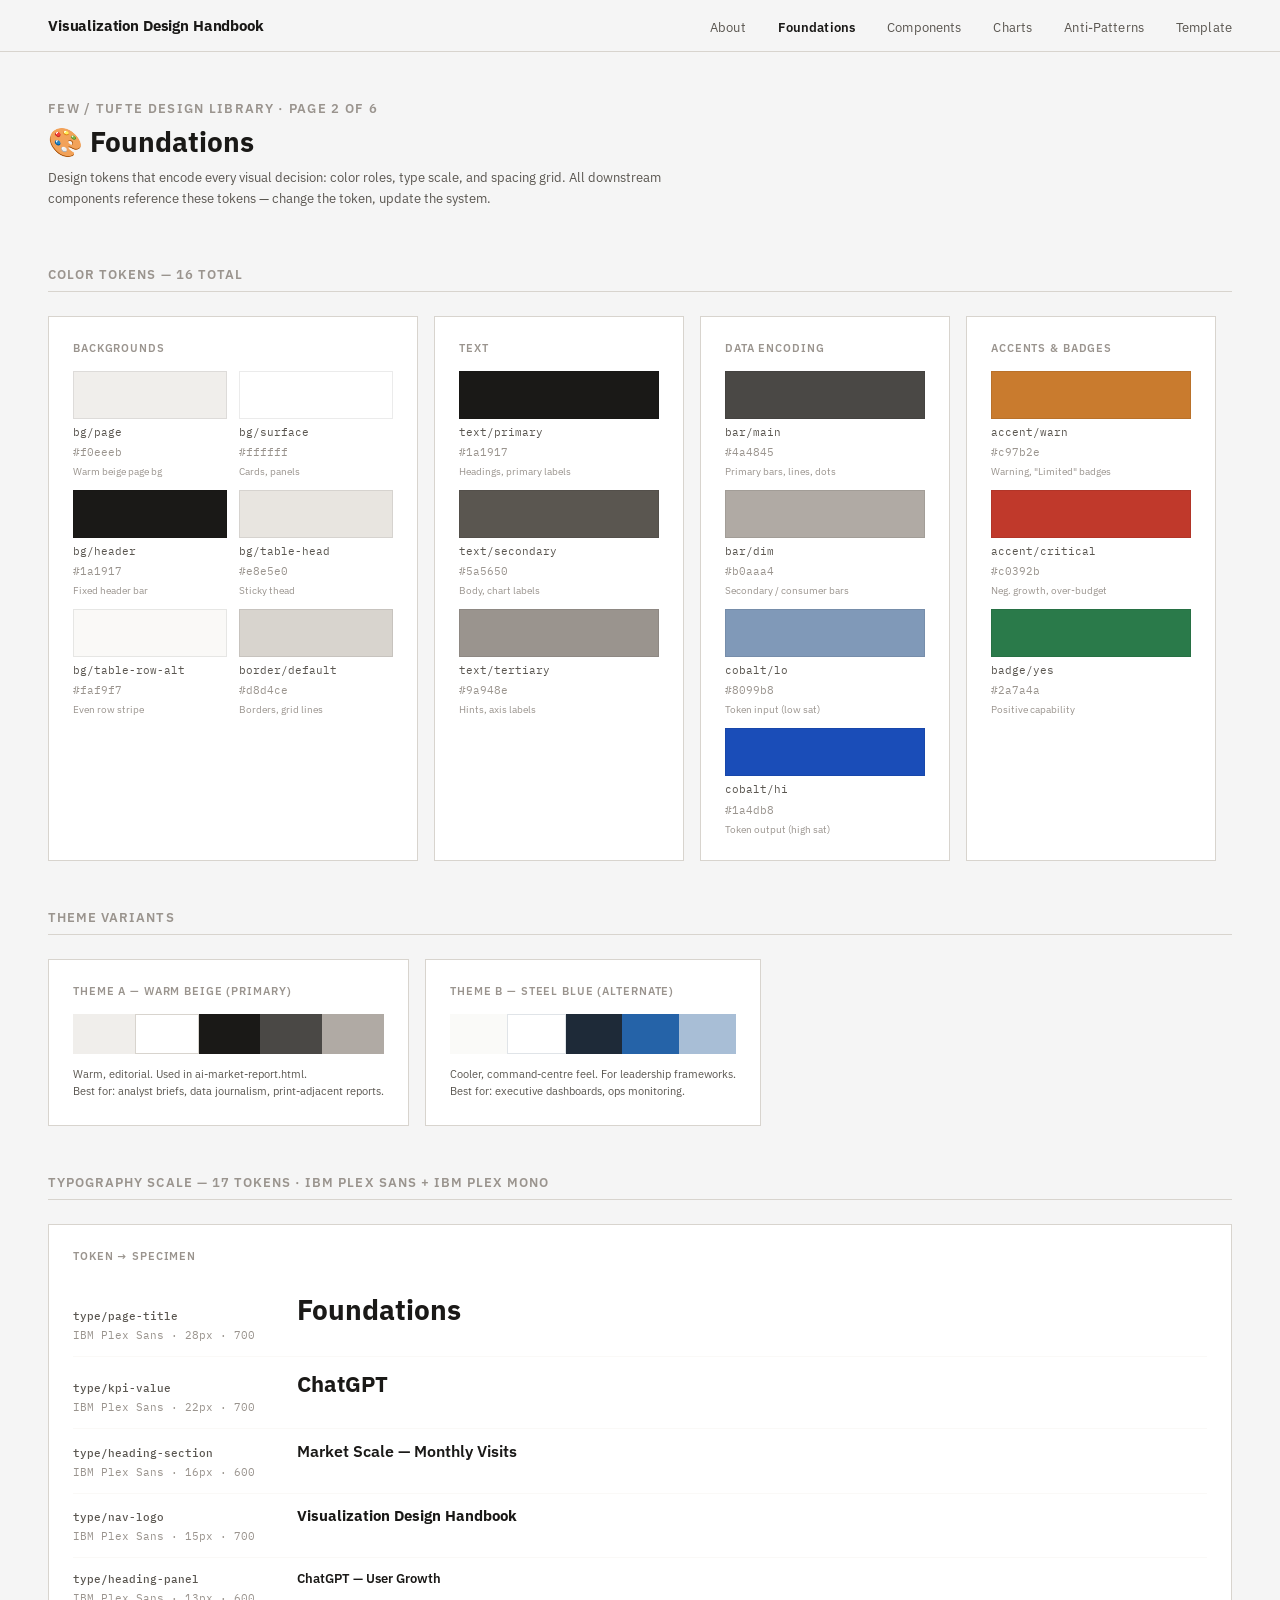
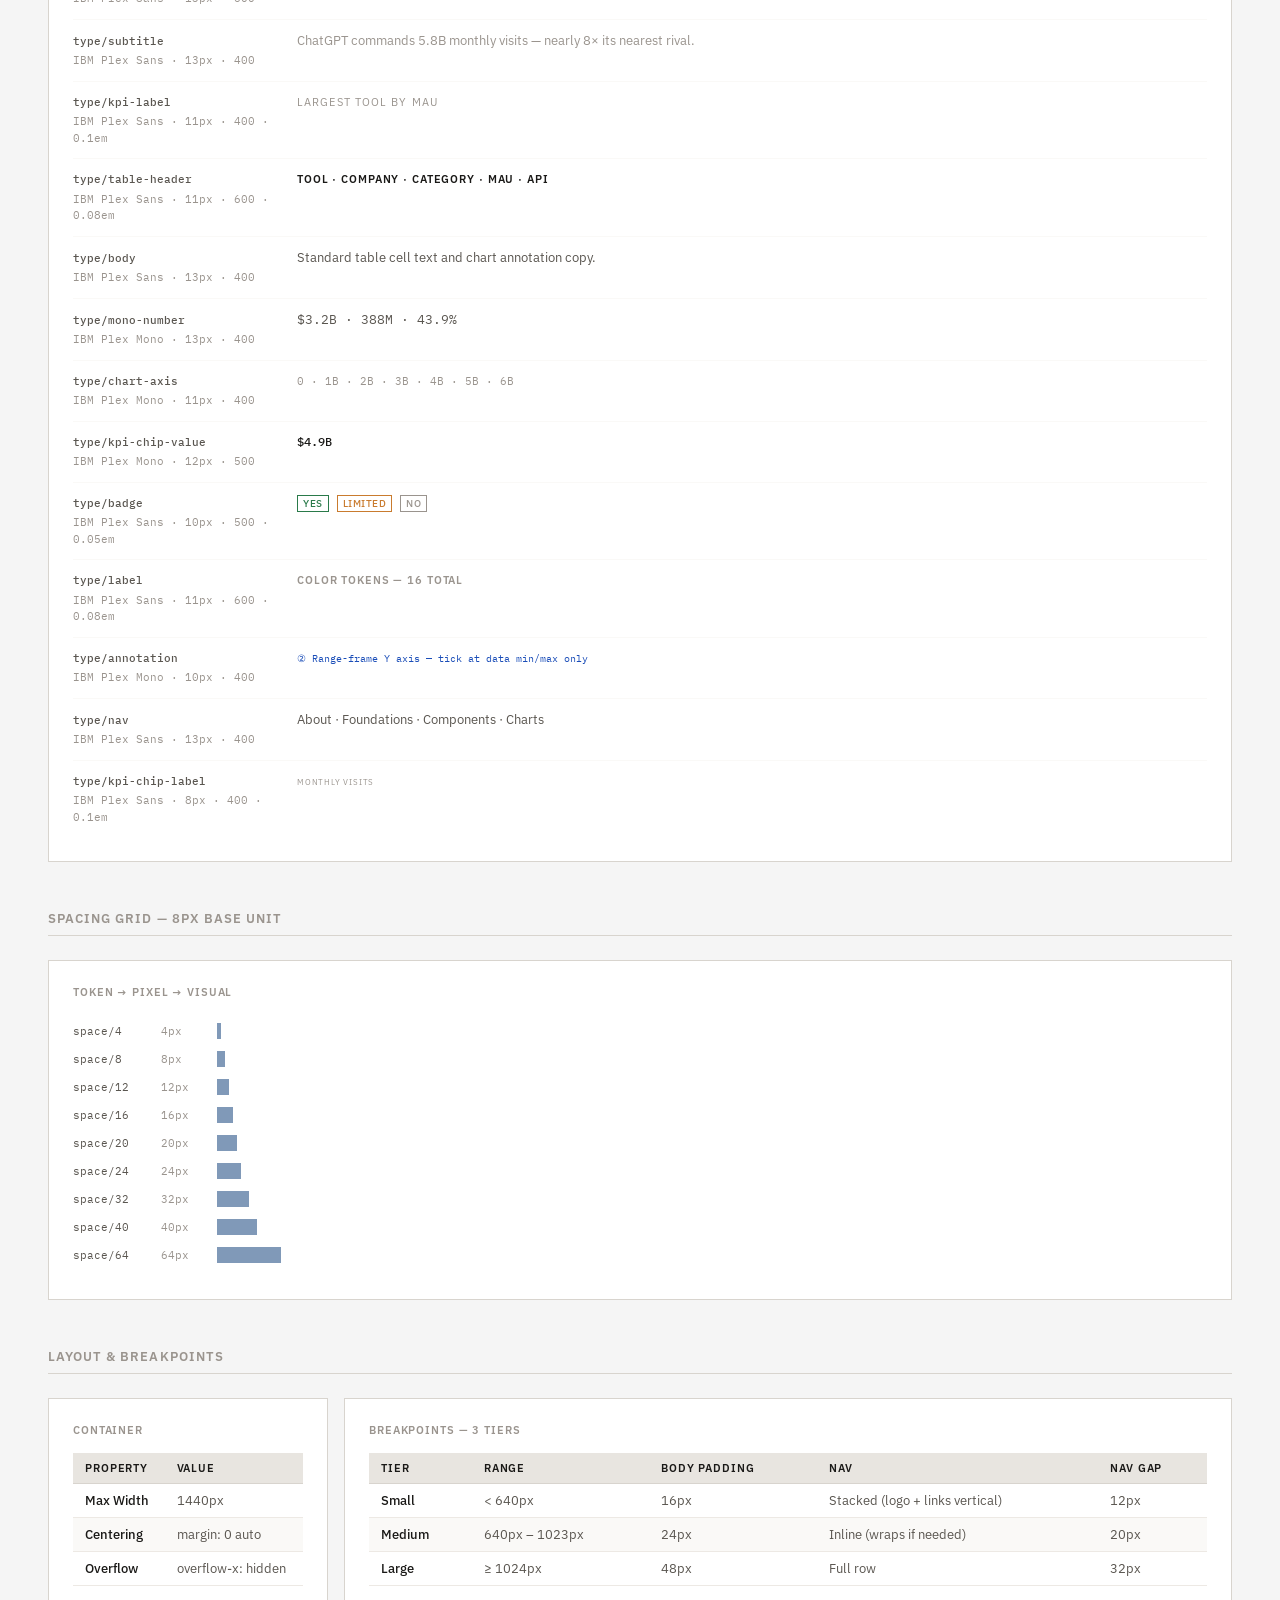
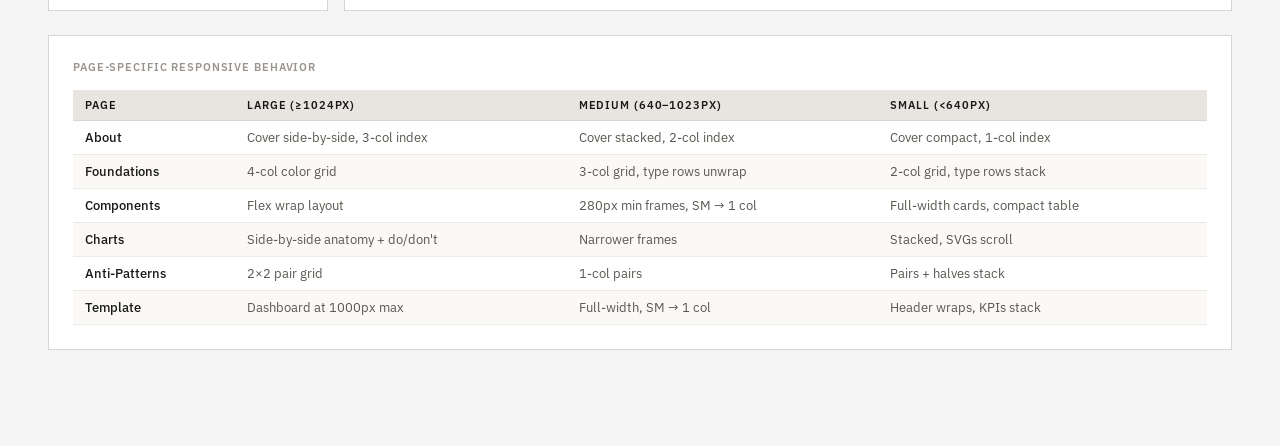
<file: lib-foundations.html>
<!DOCTYPE html>
<html lang="en">
<head>
<meta charset="UTF-8">
<meta name="viewport" content="width=device-width, initial-scale=1.0">
<title>Few/Tufte Design Library · 🎨 Foundations</title>
<link href="https://fonts.googleapis.com/css2?family=IBM+Plex+Mono:wght@400;500&family=IBM+Plex+Sans:wght@300;400;500;600;700&display=swap" rel="stylesheet">
<link rel="stylesheet" href="css/tokens.css">
<link rel="stylesheet" href="css/shared.css">
<link rel="stylesheet" href="css/foundations.css">
<link rel="stylesheet" href="css/components.css">
<script src="https://mcp.figma.com/mcp/html-to-design/capture.js" async></script>
<script src="js/nav.js"></script>
</head>
<body>

<!-- PAGE HEADER -->
<div class="page-header">
  <div class="page-label">Few / Tufte Design Library · Page 2 of 6</div>
  <div class="page-title">🎨 Foundations</div>
  <div class="page-subtitle">Design tokens that encode every visual decision: color roles, type scale, and spacing grid. All downstream components reference these tokens — change the token, update the system.</div>
</div>

<!-- ── SECTION 1: COLOR TOKENS ────────────────────────────── -->
<div class="section">
  <div class="section-title">Color Tokens — 16 total</div>
  <div class="row">

    <!-- Background Group -->
    <div class="frame">
      <div class="frame-label">Backgrounds</div>
      <div class="color-grid" style="grid-template-columns: repeat(2,1fr); min-width:320px;">
        <div class="color-token">
          <div class="color-chip" style="background:#f0eeeb;"></div>
          <div class="color-token-name">bg/page</div>
          <div class="color-token-hex">#f0eeeb</div>
          <div class="color-token-role">Warm beige page bg</div>
        </div>
        <div class="color-token">
          <div class="color-chip" style="background:#ffffff;"></div>
          <div class="color-token-name">bg/surface</div>
          <div class="color-token-hex">#ffffff</div>
          <div class="color-token-role">Cards, panels</div>
        </div>
        <div class="color-token">
          <div class="color-chip" style="background:#1a1917;"></div>
          <div class="color-token-name">bg/header</div>
          <div class="color-token-hex">#1a1917</div>
          <div class="color-token-role">Fixed header bar</div>
        </div>
        <div class="color-token">
          <div class="color-chip" style="background:#e8e5e0;"></div>
          <div class="color-token-name">bg/table-head</div>
          <div class="color-token-hex">#e8e5e0</div>
          <div class="color-token-role">Sticky thead</div>
        </div>
        <div class="color-token">
          <div class="color-chip" style="background:#faf9f7;"></div>
          <div class="color-token-name">bg/table-row-alt</div>
          <div class="color-token-hex">#faf9f7</div>
          <div class="color-token-role">Even row stripe</div>
        </div>
        <div class="color-token">
          <div class="color-chip" style="background:#d8d4ce;"></div>
          <div class="color-token-name">border/default</div>
          <div class="color-token-hex">#d8d4ce</div>
          <div class="color-token-role">Borders, grid lines</div>
        </div>
      </div>
    </div>

    <!-- Text Group -->
    <div class="frame">
      <div class="frame-label">Text</div>
      <div class="color-grid" style="grid-template-columns: repeat(1,1fr); min-width:200px;">
        <div class="color-token">
          <div class="color-chip" style="background:#1a1917;"></div>
          <div class="color-token-name">text/primary</div>
          <div class="color-token-hex">#1a1917</div>
          <div class="color-token-role">Headings, primary labels</div>
        </div>
        <div class="color-token">
          <div class="color-chip" style="background:#5a5650;"></div>
          <div class="color-token-name">text/secondary</div>
          <div class="color-token-hex">#5a5650</div>
          <div class="color-token-role">Body, chart labels</div>
        </div>
        <div class="color-token">
          <div class="color-chip" style="background:#9a948e;"></div>
          <div class="color-token-name">text/tertiary</div>
          <div class="color-token-hex">#9a948e</div>
          <div class="color-token-role">Hints, axis labels</div>
        </div>
      </div>
    </div>

    <!-- Data / Bars Group -->
    <div class="frame">
      <div class="frame-label">Data Encoding</div>
      <div class="color-grid" style="grid-template-columns: repeat(1,1fr); min-width:200px;">
        <div class="color-token">
          <div class="color-chip" style="background:#4a4845;"></div>
          <div class="color-token-name">bar/main</div>
          <div class="color-token-hex">#4a4845</div>
          <div class="color-token-role">Primary bars, lines, dots</div>
        </div>
        <div class="color-token">
          <div class="color-chip" style="background:#b0aaa4;"></div>
          <div class="color-token-name">bar/dim</div>
          <div class="color-token-hex">#b0aaa4</div>
          <div class="color-token-role">Secondary / consumer bars</div>
        </div>
        <div class="color-token">
          <div class="color-chip" style="background:#8099b8;"></div>
          <div class="color-token-name">cobalt/lo</div>
          <div class="color-token-hex">#8099b8</div>
          <div class="color-token-role">Token input (low sat)</div>
        </div>
        <div class="color-token">
          <div class="color-chip" style="background:#1a4db8;"></div>
          <div class="color-token-name">cobalt/hi</div>
          <div class="color-token-hex">#1a4db8</div>
          <div class="color-token-role">Token output (high sat)</div>
        </div>
      </div>
    </div>

    <!-- Accent / Badge Group -->
    <div class="frame">
      <div class="frame-label">Accents &amp; Badges</div>
      <div class="color-grid" style="grid-template-columns: repeat(1,1fr); min-width:200px;">
        <div class="color-token">
          <div class="color-chip" style="background:#c97b2e;"></div>
          <div class="color-token-name">accent/warn</div>
          <div class="color-token-hex">#c97b2e</div>
          <div class="color-token-role">Warning, "Limited" badges</div>
        </div>
        <div class="color-token">
          <div class="color-chip" style="background:#c0392b;"></div>
          <div class="color-token-name">accent/critical</div>
          <div class="color-token-hex">#c0392b</div>
          <div class="color-token-role">Neg. growth, over-budget</div>
        </div>
        <div class="color-token">
          <div class="color-chip" style="background:#2a7a4a;"></div>
          <div class="color-token-name">badge/yes</div>
          <div class="color-token-hex">#2a7a4a</div>
          <div class="color-token-role">Positive capability</div>
        </div>
      </div>
    </div>

  </div>
</div>

<!-- ── SECTION 2: THEME SWATCHES ─────────────────────────── -->
<div class="section">
  <div class="section-title">Theme Variants</div>
  <div class="row">

    <!-- Warm Beige Theme -->
    <div class="frame" style="min-width:320px;">
      <div class="frame-label">Theme A — Warm Beige (primary)</div>
      <div class="theme-swatch-strip">
        <div class="theme-swatch-cell" style="background:#f0eeeb;"></div>
        <div class="theme-swatch-cell" style="background:#ffffff; border:1px solid #d8d4ce;"></div>
        <div class="theme-swatch-cell" style="background:#1a1917;"></div>
        <div class="theme-swatch-cell" style="background:#4a4845;"></div>
        <div class="theme-swatch-cell" style="background:#b0aaa4;"></div>
      </div>
      <div class="theme-desc">
        Warm, editorial. Used in ai-market-report.html.<br>
        Best for: analyst briefs, data journalism, print-adjacent reports.
      </div>
    </div>

    <!-- Steel Blue Theme -->
    <div class="frame" style="min-width:320px;">
      <div class="frame-label">Theme B — Steel Blue (alternate)</div>
      <div class="theme-swatch-strip">
        <div class="theme-swatch-cell" style="background:#fafaf8;"></div>
        <div class="theme-swatch-cell" style="background:#ffffff; border:1px solid #e0e4e8;"></div>
        <div class="theme-swatch-cell" style="background:#1e2a38;"></div>
        <div class="theme-swatch-cell" style="background:#2563a8;"></div>
        <div class="theme-swatch-cell" style="background:#a8bed6;"></div>
      </div>
      <div class="theme-desc">
        Cooler, command-centre feel. For leadership frameworks.<br>
        Best for: executive dashboards, ops monitoring.
      </div>
    </div>

  </div>
</div>

<!-- ── SECTION 3: TYPOGRAPHY SCALE ───────────────────────── -->
<div class="section">
  <div class="section-title">Typography Scale — 17 Tokens · IBM Plex Sans + IBM Plex Mono</div>
  <div class="frame type-scale">
    <div class="frame-label">Token → Specimen</div>

    <div class="type-row">
      <div class="type-meta">
        <div class="type-token-name">type/page-title</div>
        <div class="type-meta-desc">IBM Plex Sans · 28px · 700</div>
      </div>
      <div class="type-preview type-preview--page-title">Foundations</div>
    </div>

    <div class="type-row">
      <div class="type-meta">
        <div class="type-token-name">type/kpi-value</div>
        <div class="type-meta-desc">IBM Plex Sans · 22px · 700</div>
      </div>
      <div class="type-preview type-preview--kpi-value">ChatGPT</div>
    </div>

    <div class="type-row">
      <div class="type-meta">
        <div class="type-token-name">type/heading-section</div>
        <div class="type-meta-desc">IBM Plex Sans · 16px · 600</div>
      </div>
      <div class="type-preview type-preview--heading-section">Market Scale — Monthly Visits</div>
    </div>

    <div class="type-row">
      <div class="type-meta">
        <div class="type-token-name">type/nav-logo</div>
        <div class="type-meta-desc">IBM Plex Sans · 15px · 700</div>
      </div>
      <div class="type-preview type-preview--nav-logo">Visualization Design Handbook</div>
    </div>

    <div class="type-row">
      <div class="type-meta">
        <div class="type-token-name">type/heading-panel</div>
        <div class="type-meta-desc">IBM Plex Sans · 13px · 600</div>
      </div>
      <div class="type-preview type-preview--heading-panel">ChatGPT — User Growth</div>
    </div>

    <div class="type-row">
      <div class="type-meta">
        <div class="type-token-name">type/subtitle</div>
        <div class="type-meta-desc">IBM Plex Sans · 13px · 400</div>
      </div>
      <div class="type-preview type-preview--subtitle">ChatGPT commands 5.8B monthly visits — nearly 8× its nearest rival.</div>
    </div>

    <div class="type-row">
      <div class="type-meta">
        <div class="type-token-name">type/kpi-label</div>
        <div class="type-meta-desc">IBM Plex Sans · 11px · 400 · 0.1em</div>
      </div>
      <div class="type-preview type-preview--kpi-label">Largest Tool by MAU</div>
    </div>

    <div class="type-row">
      <div class="type-meta">
        <div class="type-token-name">type/table-header</div>
        <div class="type-meta-desc">IBM Plex Sans · 11px · 600 · 0.08em</div>
      </div>
      <div class="type-preview type-preview--table-header">Tool · Company · Category · MAU · API</div>
    </div>

    <div class="type-row">
      <div class="type-meta">
        <div class="type-token-name">type/body</div>
        <div class="type-meta-desc">IBM Plex Sans · 13px · 400</div>
      </div>
      <div class="type-preview type-preview--body">Standard table cell text and chart annotation copy.</div>
    </div>

    <div class="type-row">
      <div class="type-meta">
        <div class="type-token-name">type/mono-number</div>
        <div class="type-meta-desc">IBM Plex Mono · 13px · 400</div>
      </div>
      <div class="type-preview type-preview--mono-number">$3.2B · 388M · 43.9%</div>
    </div>

    <div class="type-row">
      <div class="type-meta">
        <div class="type-token-name">type/chart-axis</div>
        <div class="type-meta-desc">IBM Plex Mono · 11px · 400</div>
      </div>
      <div class="type-preview type-preview--chart-axis">0 · 1B · 2B · 3B · 4B · 5B · 6B</div>
    </div>

    <div class="type-row">
      <div class="type-meta">
        <div class="type-token-name">type/kpi-chip-value</div>
        <div class="type-meta-desc">IBM Plex Mono · 12px · 500</div>
      </div>
      <div class="type-preview type-preview--kpi-chip-value">$4.9B</div>
    </div>

    <div class="type-row">
      <div class="type-meta">
        <div class="type-token-name">type/badge</div>
        <div class="type-meta-desc">IBM Plex Sans · 10px · 500 · 0.05em</div>
      </div>
      <div class="type-preview type-preview--badge">
        <span class="badge b-yes">YES</span>
        <span class="badge b-limited">LIMITED</span>
        <span class="badge b-no">NO</span>
      </div>
    </div>

    <div class="type-row">
      <div class="type-meta">
        <div class="type-token-name">type/label</div>
        <div class="type-meta-desc">IBM Plex Sans · 11px · 600 · 0.08em</div>
      </div>
      <div class="type-preview type-preview--label">Color Tokens — 16 Total</div>
    </div>

    <div class="type-row">
      <div class="type-meta">
        <div class="type-token-name">type/annotation</div>
        <div class="type-meta-desc">IBM Plex Mono · 10px · 400</div>
      </div>
      <div class="type-preview type-preview--annotation">② Range-frame Y axis — tick at data min/max only</div>
    </div>

    <div class="type-row">
      <div class="type-meta">
        <div class="type-token-name">type/nav</div>
        <div class="type-meta-desc">IBM Plex Sans · 13px · 400</div>
      </div>
      <div class="type-preview type-preview--nav">About · Foundations · Components · Charts</div>
    </div>

    <div class="type-row">
      <div class="type-meta">
        <div class="type-token-name">type/kpi-chip-label</div>
        <div class="type-meta-desc">IBM Plex Sans · 8px · 400 · 0.1em</div>
      </div>
      <div class="type-preview type-preview--kpi-chip-label">Monthly Visits</div>
    </div>
  </div>
</div>

<!-- ── SECTION 4: SPACING GRID ────────────────────────────── -->
<div class="section">
  <div class="section-title">Spacing Grid — 8px Base Unit</div>
  <div class="frame">
    <div class="frame-label">Token → Pixel → Visual</div>
    <div style="padding-top:8px;">
      <div class="spacing-row">
        <div class="spacing-token-name">space/4</div>
        <div class="spacing-px">4px</div>
        <div class="spacing-bar-wrap"><div class="spacing-bar" style="width:4px;"></div></div>
      </div>
      <div class="spacing-row">
        <div class="spacing-token-name">space/8</div>
        <div class="spacing-px">8px</div>
        <div class="spacing-bar-wrap"><div class="spacing-bar" style="width:8px;"></div></div>
      </div>
      <div class="spacing-row">
        <div class="spacing-token-name">space/12</div>
        <div class="spacing-px">12px</div>
        <div class="spacing-bar-wrap"><div class="spacing-bar" style="width:12px;"></div></div>
      </div>
      <div class="spacing-row">
        <div class="spacing-token-name">space/16</div>
        <div class="spacing-px">16px</div>
        <div class="spacing-bar-wrap"><div class="spacing-bar" style="width:16px;"></div></div>
      </div>
      <div class="spacing-row">
        <div class="spacing-token-name">space/20</div>
        <div class="spacing-px">20px</div>
        <div class="spacing-bar-wrap"><div class="spacing-bar" style="width:20px;"></div></div>
      </div>
      <div class="spacing-row">
        <div class="spacing-token-name">space/24</div>
        <div class="spacing-px">24px</div>
        <div class="spacing-bar-wrap"><div class="spacing-bar" style="width:24px;"></div></div>
      </div>
      <div class="spacing-row">
        <div class="spacing-token-name">space/32</div>
        <div class="spacing-px">32px</div>
        <div class="spacing-bar-wrap"><div class="spacing-bar" style="width:32px;"></div></div>
      </div>
      <div class="spacing-row">
        <div class="spacing-token-name">space/40</div>
        <div class="spacing-px">40px</div>
        <div class="spacing-bar-wrap"><div class="spacing-bar" style="width:40px;"></div></div>
      </div>
      <div class="spacing-row">
        <div class="spacing-token-name">space/64</div>
        <div class="spacing-px">64px</div>
        <div class="spacing-bar-wrap"><div class="spacing-bar" style="width:64px;"></div></div>
      </div>
    </div>
  </div>
</div>

<!-- ── SECTION 5: LAYOUT & BREAKPOINTS ─────────────────────── -->
<div class="section">
  <div class="section-title">Layout & Breakpoints</div>
  <div class="row">

    <!-- Max Width -->
    <div class="frame" style="min-width:280px;">
      <div class="frame-label">Container</div>
      <div class="source-table-wrap">
      <table class="source-table">
        <thead><tr><th>Property</th><th>Value</th></tr></thead>
        <tbody>
          <tr><td>Max Width</td><td>1440px</td></tr>
          <tr><td>Centering</td><td>margin: 0 auto</td></tr>
          <tr><td>Overflow</td><td>overflow-x: hidden</td></tr>
        </tbody>
      </table>
      </div>
    </div>

    <!-- Breakpoints -->
    <div class="frame" style="flex:1; min-width:480px;">
      <div class="frame-label">Breakpoints — 3 tiers</div>
      <div class="source-table-wrap">
      <table class="source-table">
        <thead>
          <tr>
            <th>Tier</th>
            <th>Range</th>
            <th>Body Padding</th>
            <th>Nav</th>
            <th>Nav Gap</th>
          </tr>
        </thead>
        <tbody>
          <tr>
            <td>Small</td>
            <td>&lt; 640px</td>
            <td>16px</td>
            <td>Stacked (logo + links vertical)</td>
            <td>12px</td>
          </tr>
          <tr>
            <td>Medium</td>
            <td>640px – 1023px</td>
            <td>24px</td>
            <td>Inline (wraps if needed)</td>
            <td>20px</td>
          </tr>
          <tr>
            <td>Large</td>
            <td>≥ 1024px</td>
            <td>48px</td>
            <td>Full row</td>
            <td>32px</td>
          </tr>
        </tbody>
      </table>
      </div>
    </div>

  </div>

  <!-- Page-Specific Responsive Behavior -->
  <div style="margin-top:24px;">
    <div class="frame">
      <div class="frame-label">Page-Specific Responsive Behavior</div>
      <div class="source-table-wrap">
      <table class="source-table">
        <thead>
          <tr>
            <th>Page</th>
            <th>Large (≥1024px)</th>
            <th>Medium (640–1023px)</th>
            <th>Small (&lt;640px)</th>
          </tr>
        </thead>
        <tbody>
          <tr>
            <td>About</td>
            <td>Cover side-by-side, 3-col index</td>
            <td>Cover stacked, 2-col index</td>
            <td>Cover compact, 1-col index</td>
          </tr>
          <tr>
            <td>Foundations</td>
            <td>4-col color grid</td>
            <td>3-col grid, type rows unwrap</td>
            <td>2-col grid, type rows stack</td>
          </tr>
          <tr>
            <td>Components</td>
            <td>Flex wrap layout</td>
            <td>280px min frames, SM → 1 col</td>
            <td>Full-width cards, compact table</td>
          </tr>
          <tr>
            <td>Charts</td>
            <td>Side-by-side anatomy + do/don't</td>
            <td>Narrower frames</td>
            <td>Stacked, SVGs scroll</td>
          </tr>
          <tr>
            <td>Anti-Patterns</td>
            <td>2×2 pair grid</td>
            <td>1-col pairs</td>
            <td>Pairs + halves stack</td>
          </tr>
          <tr>
            <td>Template</td>
            <td>Dashboard at 1000px max</td>
            <td>Full-width, SM → 1 col</td>
            <td>Header wraps, KPIs stack</td>
          </tr>
        </tbody>
      </table>
      </div>
    </div>
  </div>
</div>

</body>
</html>
</file>
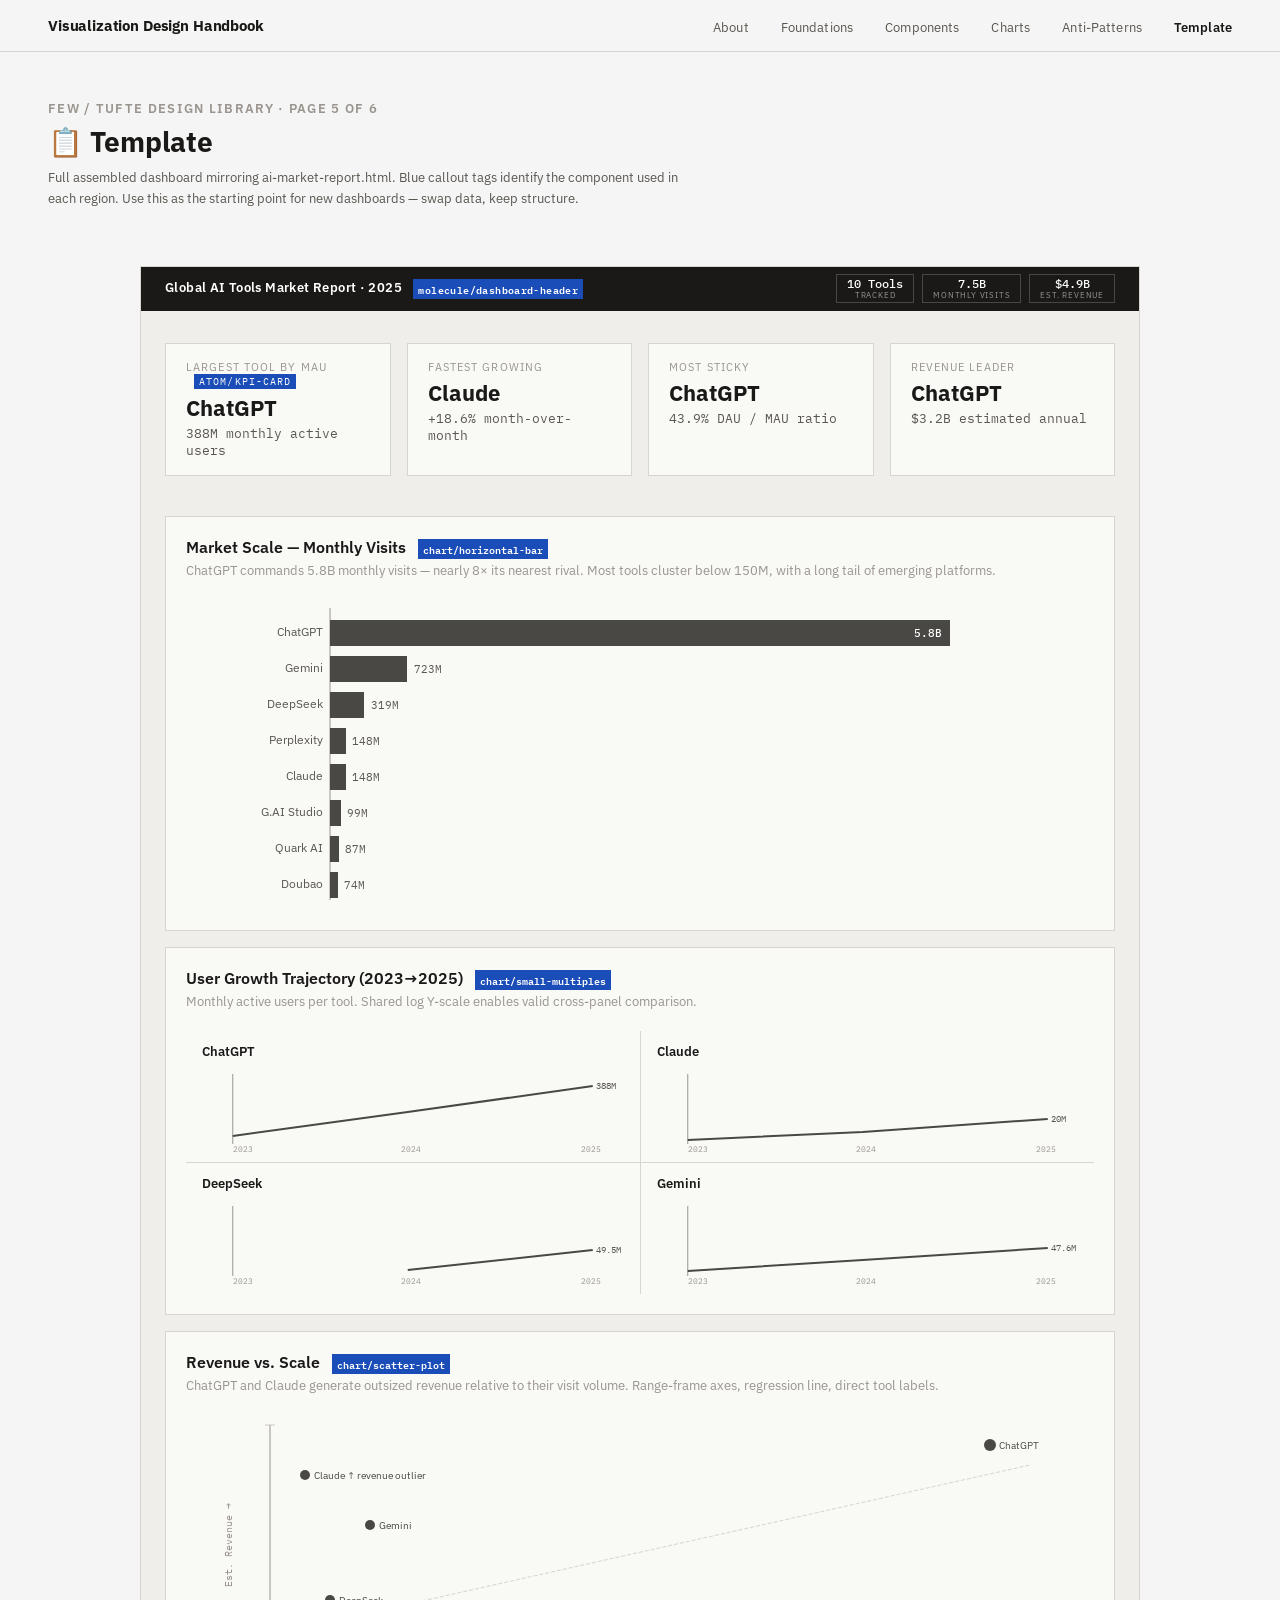
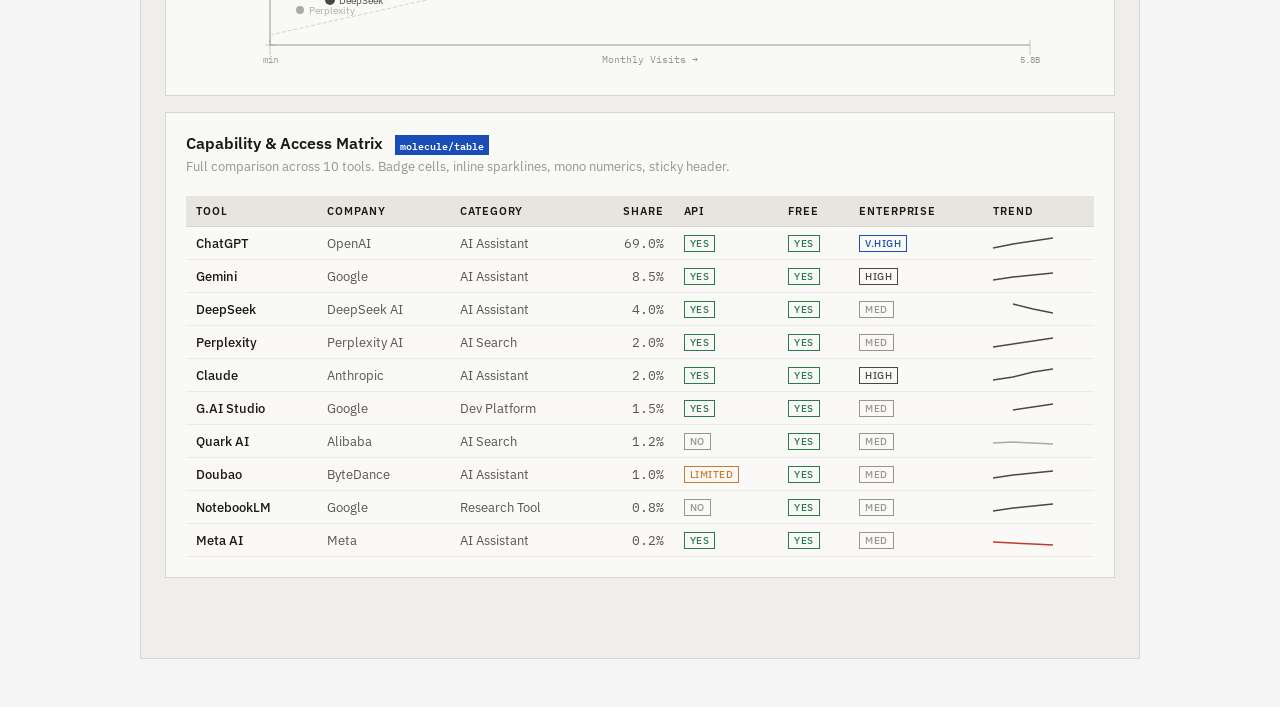
<file: lib-template.html>
<!DOCTYPE html>
<html lang="en">
<head>
<meta charset="UTF-8">
<meta name="viewport" content="width=device-width, initial-scale=1.0">
<title>Few/Tufte Design Library · 📋 Template</title>
<link href="https://fonts.googleapis.com/css2?family=IBM+Plex+Mono:wght@400;500&family=IBM+Plex+Sans:wght@300;400;500;600;700&display=swap" rel="stylesheet">
<link rel="stylesheet" href="css/tokens.css">
<link rel="stylesheet" href="css/shared.css">
<link rel="stylesheet" href="css/template.css">
<script src="https://mcp.figma.com/mcp/html-to-design/capture.js" async></script>
<script src="js/nav.js"></script>
</head>
<body>

<div class="page-header">
  <div class="page-label">Few / Tufte Design Library · Page 5 of 6</div>
  <div class="page-title">📋 Template</div>
  <div class="page-subtitle">Full assembled dashboard mirroring ai-market-report.html. Blue callout tags identify the component used in each region. Use this as the starting point for new dashboards — swap data, keep structure.</div>
</div>

<!-- ── ASSEMBLED DASHBOARD ──────────────────────────────── -->
<div class="dashboard-frame">

  <!-- HEADER molecule:dashboard-header -->
  <header>
    <h1>Global AI Tools Market Report · 2025 <span class="callout">molecule/dashboard-header</span></h1>
    <div class="header-kpis">
      <div class="kpi-chip"><span class="val">10 Tools</span><span class="lbl">tracked</span></div>
      <div class="kpi-chip"><span class="val">7.5B</span><span class="lbl">Monthly Visits</span></div>
      <div class="kpi-chip"><span class="val">$4.9B</span><span class="lbl">Est. Revenue</span></div>
    </div>
  </header>

  <main>

    <!-- KPI ROW: atom/kpi-card -->
    <div class="kpi-row">
      <div class="kpi-card">
        <div class="card-lbl">Largest Tool by MAU <span class="callout">atom/kpi-card</span></div>
        <div class="card-val">ChatGPT</div>
        <div class="card-sub">388M monthly active users</div>
      </div>
      <div class="kpi-card">
        <div class="card-lbl">Fastest Growing</div>
        <div class="card-val">Claude</div>
        <div class="card-sub">+18.6% month-over-month</div>
      </div>
      <div class="kpi-card">
        <div class="card-lbl">Most Sticky</div>
        <div class="card-val">ChatGPT</div>
        <div class="card-sub">43.9% DAU / MAU ratio</div>
      </div>
      <div class="kpi-card">
        <div class="card-lbl">Revenue Leader</div>
        <div class="card-val">ChatGPT</div>
        <div class="card-sub">$3.2B estimated annual</div>
      </div>
    </div>

    <!-- SECTION 1: Horizontal Bar -->
    <section>
      <h2>Market Scale — Monthly Visits <span class="callout">chart/horizontal-bar</span></h2>
      <p class="subtitle">ChatGPT commands 5.8B monthly visits — nearly 8× its nearest rival. Most tools cluster below 150M, with a long tail of emerging platforms.</p>
      <svg width="100%" height="310" viewBox="0 0 900 310">
        <line x1="140" y1="8" x2="140" y2="300" stroke="#9a948e" stroke-width="1"/>
        <!-- ChatGPT -->
        <text x="133" y="36" text-anchor="end" font-size="12" fill="#5a5650" font-family="'IBM Plex Sans',sans-serif">ChatGPT</text>
        <rect x="140" y="20" width="620" height="26" fill="#4a4845"/>
        <text x="752" y="37" text-anchor="end" font-size="11" fill="#fff" font-weight="500" font-family="'IBM Plex Mono',monospace">5.8B</text>
        <!-- Gemini -->
        <text x="133" y="72" text-anchor="end" font-size="12" fill="#5a5650" font-family="'IBM Plex Sans',sans-serif">Gemini</text>
        <rect x="140" y="56" width="77" height="26" fill="#4a4845"/>
        <text x="224" y="73" font-size="11" fill="#5a5650" font-family="'IBM Plex Mono',monospace">723M</text>
        <!-- DeepSeek -->
        <text x="133" y="108" text-anchor="end" font-size="12" fill="#5a5650" font-family="'IBM Plex Sans',sans-serif">DeepSeek</text>
        <rect x="140" y="92" width="34" height="26" fill="#4a4845"/>
        <text x="181" y="109" font-size="11" fill="#5a5650" font-family="'IBM Plex Mono',monospace">319M</text>
        <!-- Perplexity -->
        <text x="133" y="144" text-anchor="end" font-size="12" fill="#5a5650" font-family="'IBM Plex Sans',sans-serif">Perplexity</text>
        <rect x="140" y="128" width="16" height="26" fill="#4a4845"/>
        <text x="162" y="145" font-size="11" fill="#5a5650" font-family="'IBM Plex Mono',monospace">148M</text>
        <!-- Claude -->
        <text x="133" y="180" text-anchor="end" font-size="12" fill="#5a5650" font-family="'IBM Plex Sans',sans-serif">Claude</text>
        <rect x="140" y="164" width="16" height="26" fill="#4a4845"/>
        <text x="162" y="181" font-size="11" fill="#5a5650" font-family="'IBM Plex Mono',monospace">148M</text>
        <!-- G.AI Studio -->
        <text x="133" y="216" text-anchor="end" font-size="12" fill="#5a5650" font-family="'IBM Plex Sans',sans-serif">G.AI Studio</text>
        <rect x="140" y="200" width="11" height="26" fill="#4a4845"/>
        <text x="157" y="217" font-size="11" fill="#5a5650" font-family="'IBM Plex Mono',monospace">99M</text>
        <!-- Quark -->
        <text x="133" y="252" text-anchor="end" font-size="12" fill="#5a5650" font-family="'IBM Plex Sans',sans-serif">Quark AI</text>
        <rect x="140" y="236" width="9" height="26" fill="#4a4845"/>
        <text x="155" y="253" font-size="11" fill="#5a5650" font-family="'IBM Plex Mono',monospace">87M</text>
        <!-- Doubao -->
        <text x="133" y="288" text-anchor="end" font-size="12" fill="#5a5650" font-family="'IBM Plex Sans',sans-serif">Doubao</text>
        <rect x="140" y="272" width="8" height="26" fill="#4a4845"/>
        <text x="154" y="289" font-size="11" fill="#5a5650" font-family="'IBM Plex Mono',monospace">74M</text>
      </svg>
    </section>

    <!-- SECTION 2: Small Multiples -->
    <section>
      <h2>User Growth Trajectory (2023→2025) <span class="callout">chart/small-multiples</span></h2>
      <p class="subtitle">Monthly active users per tool. Shared log Y-scale enables valid cross-panel comparison.</p>
      <div class="sm-grid">
        <div class="sm-panel">
          <h3>ChatGPT</h3>
          <svg width="100%" height="90" viewBox="0 0 380 90">
            <line x1="10" y1="80" x2="10" y2="10" stroke="#9a948e" stroke-width="1"/>
            <polyline points="10,72 185,48 370,22" fill="none" stroke="#4a4845" stroke-width="2"/>
            <text x="373" y="25" font-size="9" fill="#5a5650" font-family="'IBM Plex Mono',monospace">388M</text>
            <text x="10" y="88" font-size="8" fill="#9a948e" font-family="'IBM Plex Mono',monospace">2023</text>
            <text x="178" y="88" font-size="8" fill="#9a948e" font-family="'IBM Plex Mono',monospace">2024</text>
            <text x="358" y="88" font-size="8" fill="#9a948e" font-family="'IBM Plex Mono',monospace">2025</text>
          </svg>
        </div>
        <div class="sm-panel">
          <h3>Claude</h3>
          <svg width="100%" height="90" viewBox="0 0 380 90">
            <line x1="10" y1="80" x2="10" y2="10" stroke="#9a948e" stroke-width="1"/>
            <polyline points="10,76 185,68 370,55" fill="none" stroke="#4a4845" stroke-width="2"/>
            <text x="373" y="58" font-size="9" fill="#5a5650" font-family="'IBM Plex Mono',monospace">20M</text>
            <text x="10" y="88" font-size="8" fill="#9a948e" font-family="'IBM Plex Mono',monospace">2023</text>
            <text x="178" y="88" font-size="8" fill="#9a948e" font-family="'IBM Plex Mono',monospace">2024</text>
            <text x="358" y="88" font-size="8" fill="#9a948e" font-family="'IBM Plex Mono',monospace">2025</text>
          </svg>
        </div>
        <div class="sm-panel">
          <h3>DeepSeek</h3>
          <svg width="100%" height="90" viewBox="0 0 380 90">
            <line x1="10" y1="80" x2="10" y2="10" stroke="#9a948e" stroke-width="1"/>
            <polyline points="185,74 370,54" fill="none" stroke="#4a4845" stroke-width="2"/>
            <text x="373" y="57" font-size="9" fill="#5a5650" font-family="'IBM Plex Mono',monospace">49.5M</text>
            <text x="10" y="88" font-size="8" fill="#9a948e" font-family="'IBM Plex Mono',monospace">2023</text>
            <text x="178" y="88" font-size="8" fill="#9a948e" font-family="'IBM Plex Mono',monospace">2024</text>
            <text x="358" y="88" font-size="8" fill="#9a948e" font-family="'IBM Plex Mono',monospace">2025</text>
          </svg>
        </div>
        <div class="sm-panel">
          <h3>Gemini</h3>
          <svg width="100%" height="90" viewBox="0 0 380 90">
            <line x1="10" y1="80" x2="10" y2="10" stroke="#9a948e" stroke-width="1"/>
            <polyline points="10,75 185,64 370,52" fill="none" stroke="#4a4845" stroke-width="2"/>
            <text x="373" y="55" font-size="9" fill="#5a5650" font-family="'IBM Plex Mono',monospace">47.6M</text>
            <text x="10" y="88" font-size="8" fill="#9a948e" font-family="'IBM Plex Mono',monospace">2023</text>
            <text x="178" y="88" font-size="8" fill="#9a948e" font-family="'IBM Plex Mono',monospace">2024</text>
            <text x="358" y="88" font-size="8" fill="#9a948e" font-family="'IBM Plex Mono',monospace">2025</text>
          </svg>
        </div>
      </div>
    </section>

    <!-- SECTION 3: Scatter -->
    <section>
      <h2>Revenue vs. Scale <span class="callout">chart/scatter-plot</span></h2>
      <p class="subtitle">ChatGPT and Claude generate outsized revenue relative to their visit volume. Range-frame axes, regression line, direct tool labels.</p>
      <svg width="100%" height="260" viewBox="0 0 860 260">
        <line x1="60" y1="230" x2="820" y2="230" stroke="#9a948e" stroke-width="1"/>
        <line x1="60" y1="10" x2="60" y2="230" stroke="#9a948e" stroke-width="1"/>
        <line x1="60" y1="225" x2="60" y2="240" stroke="#9a948e" stroke-width="0.5"/>
        <line x1="820" y1="225" x2="820" y2="240" stroke="#9a948e" stroke-width="0.5"/>
        <line x1="55" y1="10" x2="65" y2="10" stroke="#9a948e" stroke-width="0.5"/>
        <line x1="55" y1="230" x2="65" y2="230" stroke="#9a948e" stroke-width="0.5"/>
        <!-- Regression line -->
        <line x1="60" y1="220" x2="820" y2="50" stroke="#d8d4ce" stroke-width="1" stroke-dasharray="4,2"/>
        <!-- ChatGPT: far right, high revenue -->
        <circle cx="780" cy="30" r="6" fill="#4a4845"/>
        <text x="789" y="34" font-size="10" fill="#4a4845" font-family="'IBM Plex Sans',sans-serif">ChatGPT</text>
        <!-- Gemini -->
        <circle cx="160" cy="110" r="5" fill="#4a4845"/>
        <text x="169" y="114" font-size="10" fill="#4a4845" font-family="'IBM Plex Sans',sans-serif">Gemini</text>
        <!-- Claude: high rev outlier -->
        <circle cx="95" cy="60" r="5" fill="#4a4845"/>
        <text x="104" y="64" font-size="10" fill="#4a4845" font-family="'IBM Plex Sans',sans-serif">Claude ↑ revenue outlier</text>
        <!-- DeepSeek -->
        <circle cx="120" cy="185" r="5" fill="#4a4845"/>
        <text x="129" y="189" font-size="10" fill="#4a4845" font-family="'IBM Plex Sans',sans-serif">DeepSeek</text>
        <!-- Perplexity -->
        <circle cx="90" cy="195" r="4" fill="#b0aaa4"/>
        <text x="99" y="199" font-size="10" fill="#b0aaa4" font-family="'IBM Plex Sans',sans-serif">Perplexity</text>
        <!-- Axis labels -->
        <text x="440" y="248" text-anchor="middle" font-size="10" fill="#9a948e" font-family="'IBM Plex Mono',monospace">Monthly Visits →</text>
        <text x="22" y="130" text-anchor="middle" font-size="10" fill="#9a948e" font-family="'IBM Plex Mono',monospace" transform="rotate(-90,22,130)">Est. Revenue →</text>
        <text x="60" y="248" text-anchor="middle" font-size="9" fill="#9a948e" font-family="'IBM Plex Mono',monospace">min</text>
        <text x="820" y="248" text-anchor="middle" font-size="9" fill="#9a948e" font-family="'IBM Plex Mono',monospace">5.8B</text>
      </svg>
    </section>

    <!-- SECTION 4: Capability Table -->
    <section>
      <h2>Capability &amp; Access Matrix <span class="callout">molecule/table</span></h2>
      <p class="subtitle">Full comparison across 10 tools. Badge cells, inline sparklines, mono numerics, sticky header.</p>
      <table>
        <thead>
          <tr>
            <th>Tool</th>
            <th>Company</th>
            <th>Category</th>
            <th class="num">Share</th>
            <th>API</th>
            <th>Free</th>
            <th>Enterprise</th>
            <th>Trend</th>
          </tr>
        </thead>
        <tbody>
          <tr>
            <td class="tool-name">ChatGPT</td><td>OpenAI</td><td>AI Assistant</td>
            <td class="num">69.0%</td>
            <td><span class="badge b-yes">YES</span></td>
            <td><span class="badge b-yes">YES</span></td>
            <td><span class="badge b-vh">V.HIGH</span></td>
            <td><svg width="60" height="16"><polyline points="0,13 20,9 40,6 60,3" fill="none" stroke="#4a4845" stroke-width="1.5"/></svg></td>
          </tr>
          <tr>
            <td class="tool-name">Gemini</td><td>Google</td><td>AI Assistant</td>
            <td class="num">8.5%</td>
            <td><span class="badge b-yes">YES</span></td>
            <td><span class="badge b-yes">YES</span></td>
            <td><span class="badge b-h">HIGH</span></td>
            <td><svg width="60" height="16"><polyline points="0,12 20,9 40,7 60,5" fill="none" stroke="#4a4845" stroke-width="1.5"/></svg></td>
          </tr>
          <tr>
            <td class="tool-name">DeepSeek</td><td>DeepSeek AI</td><td>AI Assistant</td>
            <td class="num">4.0%</td>
            <td><span class="badge b-yes">YES</span></td>
            <td><span class="badge b-yes">YES</span></td>
            <td><span class="badge b-m">MED</span></td>
            <td><svg width="60" height="16"><polyline points="20,3 40,8 60,12" fill="none" stroke="#4a4845" stroke-width="1.5"/></svg></td>
          </tr>
          <tr>
            <td class="tool-name">Perplexity</td><td>Perplexity AI</td><td>AI Search</td>
            <td class="num">2.0%</td>
            <td><span class="badge b-yes">YES</span></td>
            <td><span class="badge b-yes">YES</span></td>
            <td><span class="badge b-m">MED</span></td>
            <td><svg width="60" height="16"><polyline points="0,13 20,10 40,7 60,4" fill="none" stroke="#4a4845" stroke-width="1.5"/></svg></td>
          </tr>
          <tr>
            <td class="tool-name">Claude</td><td>Anthropic</td><td>AI Assistant</td>
            <td class="num">2.0%</td>
            <td><span class="badge b-yes">YES</span></td>
            <td><span class="badge b-yes">YES</span></td>
            <td><span class="badge b-h">HIGH</span></td>
            <td><svg width="60" height="16"><polyline points="0,13 20,10 40,5 60,2" fill="none" stroke="#4a4845" stroke-width="1.5"/></svg></td>
          </tr>
          <tr>
            <td class="tool-name">G.AI Studio</td><td>Google</td><td>Dev Platform</td>
            <td class="num">1.5%</td>
            <td><span class="badge b-yes">YES</span></td>
            <td><span class="badge b-yes">YES</span></td>
            <td><span class="badge b-m">MED</span></td>
            <td><svg width="60" height="16"><polyline points="20,10 40,7 60,4" fill="none" stroke="#4a4845" stroke-width="1.5"/></svg></td>
          </tr>
          <tr>
            <td class="tool-name">Quark AI</td><td>Alibaba</td><td>AI Search</td>
            <td class="num">1.2%</td>
            <td><span class="badge b-no">NO</span></td>
            <td><span class="badge b-yes">YES</span></td>
            <td><span class="badge b-m">MED</span></td>
            <td><svg width="60" height="16"><polyline points="0,10 20,9 40,10 60,11" fill="none" stroke="#b0aaa4" stroke-width="1.5"/></svg></td>
          </tr>
          <tr>
            <td class="tool-name">Doubao</td><td>ByteDance</td><td>AI Assistant</td>
            <td class="num">1.0%</td>
            <td><span class="badge b-limited">LIMITED</span></td>
            <td><span class="badge b-yes">YES</span></td>
            <td><span class="badge b-m">MED</span></td>
            <td><svg width="60" height="16"><polyline points="0,12 20,9 40,7 60,5" fill="none" stroke="#4a4845" stroke-width="1.5"/></svg></td>
          </tr>
          <tr>
            <td class="tool-name">NotebookLM</td><td>Google</td><td>Research Tool</td>
            <td class="num">0.8%</td>
            <td><span class="badge b-no">NO</span></td>
            <td><span class="badge b-yes">YES</span></td>
            <td><span class="badge b-m">MED</span></td>
            <td><svg width="60" height="16"><polyline points="0,12 20,9 40,7 60,5" fill="none" stroke="#4a4845" stroke-width="1.5"/></svg></td>
          </tr>
          <tr>
            <td class="tool-name">Meta AI</td><td>Meta</td><td>AI Assistant</td>
            <td class="num">0.2%</td>
            <td><span class="badge b-yes">YES</span></td>
            <td><span class="badge b-yes">YES</span></td>
            <td><span class="badge b-m">MED</span></td>
            <td><svg width="60" height="16"><polyline points="0,10 20,11 40,12 60,13" fill="none" stroke="#c0392b" stroke-width="1.5"/></svg></td>
          </tr>
        </tbody>
      </table>
    </section>

  </main>
</div>

</body>
</html>
</file>
<file: css/tokens.css>
/* ── DESIGN TOKENS ──────────────────────────────────────────
   Few / Tufte Visualization Design Handbook
   Single source of truth for all color, type, and spacing tokens.
   ──────────────────────────────────────────────────────────── */

:root {
  /* ── Surfaces ──────────────────────────────────────────── */
  --bg-chrome:      #f5f5f5;
  --bg-page:        #f0eeeb;
  --bg-panel:       #f9f9f6;
  --bg-surface:     #ffffff;
  --bg-header:      #1a1917;
  --bg-table-head:  #e8e5e0;
  --bg-table-alt:   #faf9f7;
  --border:         #d8d4ce;
  --border-row:     #ede9e4;

  /* ── Text ──────────────────────────────────────────────── */
  --text-1:         #1a1917;
  --text-2:         #5a5650;
  --text-3:         #9a948e;

  /* ── Data ──────────────────────────────────────────────── */
  --bar-main:       #4a4845;
  --bar-dim:        #b0aaa4;

  /* ── Accent ────────────────────────────────────────────── */
  --accent-warm:    #c97b2e;
  --accent-crit:    #c0392b;
  --cobalt-hi:      #1a4db8;
  --cobalt-lo:      #8099b8;
  --badge-yes:      #2a7a4a;

  /* ── Typography — Font Stacks ────────────────────────────── */
  --font-sans:      'IBM Plex Sans', sans-serif;
  --font-mono:      'IBM Plex Mono', monospace;

  /* ── Typography — Scale ────────────────────────────────── */
  /* type/heading-section — section h2s, principle titles */
  --type-heading-section-size:    16px;
  --type-heading-section-weight:  600;

  /* type/heading-panel — panel h3s, pair titles, chart names */
  --type-heading-panel-size:      13px;
  --type-heading-panel-weight:    600;

  /* type/subtitle — subtitles, descriptions */
  --type-subtitle-size:           13px;
  --type-subtitle-weight:         400;

  /* type/kpi-value — large KPI numbers */
  --type-kpi-value-size:          22px;
  --type-kpi-value-weight:        700;

  /* type/kpi-chip-value — KPI chip numbers in header bar */
  --type-kpi-chip-value-size:     12px;
  --type-kpi-chip-value-weight:   500;

  /* type/kpi-chip-label — KPI chip labels in header bar */
  --type-kpi-chip-label-size:     8px;
  --type-kpi-chip-label-weight:   400;
  --type-kpi-chip-label-spacing:  0.1em;

  /* type/kpi-label — uppercase KPI labels */
  --type-kpi-label-size:          11px;
  --type-kpi-label-weight:        400;
  --type-kpi-label-spacing:       0.1em;

  /* type/table-header — thead cells */
  --type-table-header-size:       11px;
  --type-table-header-weight:     600;
  --type-table-header-spacing:    0.08em;

  /* type/body — table cells, general body text */
  --type-body-size:               13px;
  --type-body-weight:             400;

  /* type/mono-number — numeric values in mono */
  --type-mono-number-size:        13px;
  --type-mono-number-weight:      400;

  /* type/chart-axis — axis labels, sparkline labels */
  --type-chart-axis-size:         11px;
  --type-chart-axis-weight:       400;

  /* type/badge — badge text */
  --type-badge-size:              10px;
  --type-badge-weight:            500;
  --type-badge-spacing:           0.05em;

  /* type/label — frame labels, section eyebrows */
  --type-label-size:              11px;
  --type-label-weight:            600;
  --type-label-spacing:           0.08em;

  /* type/annotation — code annotations, citations */
  --type-annotation-size:         10px;

  /* type/page-title — page headings */
  --type-page-title-size:         28px;
  --type-page-title-weight:       700;

  /* type/nav — nav link text */
  --type-nav-size:                13px;
  --type-nav-weight:              400;

  /* type/nav-logo — nav wordmark */
  --type-nav-logo-size:           15px;
  --type-nav-logo-weight:         700;
}
</file>
<file: css/shared.css>
/* ── SHARED STYLES ──────────────────────────────────────────
   Reset, body, nav, page header, section, breakpoints.
   Imported after tokens.css.

   BREAKPOINTS (used here and in each page's inline <style>):
     Small:   max-width: 639px
     Medium:  min-width: 640px  AND  max-width: 1023px
     Large:   min-width: 1024px
   ──────────────────────────────────────────────────────────── */

/* ── RESET ───────────────────────────────────────────────── */
*, *::before, *::after { box-sizing: border-box; margin: 0; padding: 0; }

/* ── BODY ────────────────────────────────────────────────── */
body {
  background: var(--bg-chrome);
  font-family: var(--font-sans);
  color: var(--text-1);
  padding: 24px;
  padding-top: 0;
  max-width: 1440px;
  margin: 0 auto;
  overflow-x: hidden;
}

/* ── SITE NAV ────────────────────────────────────────────── */
.site-nav {
  position: sticky; top: 0; z-index: 1000;
  background: rgba(245,245,245,0.85);
  backdrop-filter: blur(12px); -webkit-backdrop-filter: blur(12px);
  border-bottom: 1px solid var(--border);
  min-height: 52px;
  display: flex; align-items: center; justify-content: space-between;
  padding: 0 24px;
  margin: 0 -24px 32px;
  flex-wrap: wrap; gap: 4px 0;
}
.site-nav-logo {
  font-size: var(--type-nav-logo-size); font-weight: var(--type-nav-logo-weight); color: var(--text-1);
  letter-spacing: -0.01em; text-decoration: none;
}
.site-nav-links { display: flex; gap: 20px; list-style: none; flex-wrap: wrap; }
.site-nav-links a {
  font-size: var(--type-nav-size); font-weight: var(--type-nav-weight);
  color: var(--text-2);
  text-decoration: none; letter-spacing: 0.01em;
  padding: 4px 0; white-space: nowrap;
}
.site-nav-links a:hover { color: var(--text-1); }
.site-nav-links a.active { color: var(--text-1); font-weight: 600; }

/* ── PAGE HEADER ─────────────────────────────────────────── */
.page-header { margin-bottom: 56px; }
.page-label {
  font-size: var(--type-heading-panel-size); font-weight: var(--type-heading-panel-weight); letter-spacing: var(--type-kpi-label-spacing);
  text-transform: uppercase; color: var(--text-3);
  margin-bottom: 6px;
}
.page-title { font-size: var(--type-page-title-size); font-weight: var(--type-page-title-weight); margin-bottom: 8px; }
.page-subtitle {
  font-size: var(--type-nav-size); color: var(--text-2);
  line-height: 1.6; max-width: 640px;
}

/* ── SECTION ─────────────────────────────────────────────── */
.section { margin-bottom: 48px; }
.section-title {
  font-size: var(--type-heading-panel-size); font-weight: var(--type-heading-panel-weight); letter-spacing: var(--type-table-header-spacing);
  text-transform: uppercase; color: var(--text-3);
  border-bottom: 1px solid var(--border);
  padding-bottom: 8px; margin-bottom: 24px;
}

/* ── COMMON LAYOUT ───────────────────────────────────────── */
.row { display: flex; gap: 16px; align-items: stretch; flex-wrap: wrap; }
.table-wrap { overflow-x: auto; -webkit-overflow-scrolling: touch; }
svg { display: block; }

/* ── SOURCE TABLE ────────────────────────────────────────── */
.source-table { width: 100%; border-collapse: collapse; font-size: var(--type-body-size); }
.source-table-wrap { overflow-x: auto; -webkit-overflow-scrolling: touch; }
.source-table-wrap .source-table { width: max-content; min-width: 100%; }
.source-table th {
  background: var(--bg-table-head); font-weight: var(--type-table-header-weight); font-size: var(--type-table-header-size);
  text-transform: uppercase; letter-spacing: var(--type-table-header-spacing);
  padding: 8px 12px; text-align: left; border-bottom: 1px solid var(--border); white-space: nowrap;
}
.source-table td {
  padding: 8px 12px; border-bottom: 1px solid var(--border-row); color: var(--text-2); white-space: nowrap;
}
.source-table tr:nth-child(even) td { background: var(--bg-table-alt); }
.source-table td:first-child { font-weight: 500; color: var(--text-1); }

/* ── LARGE (≥1024px) ─────────────────────────────────────── */
@media (min-width: 1024px) {
  body { padding: 48px; padding-top: 0; }
  .site-nav { padding: 0 48px; margin: 0 -48px 48px; }
  .site-nav-links { gap: 32px; }
}

/* ── MEDIUM (640px – 1023px) ─────────────────────────────── */
@media (min-width: 640px) and (max-width: 1023px) {
  /* page-specific overrides live in each file */
}

/* ── SMALL (<640px) ──────────────────────────────────────── */
@media (max-width: 639px) {
  body { padding: 16px; padding-top: 0; }
  .site-nav {
    padding: 8px 16px; margin: 0 -16px 24px;
    flex-direction: column; align-items: flex-start;
    gap: 8px; min-height: auto; padding-bottom: 12px;
  }
  .site-nav-links { gap: 12px; }
  .site-nav-links a { font-size: 12px; }
  .row { flex-direction: column; }
  .section { margin-bottom: 32px; }
  .section-title { font-size: 10px; }
  .page-header { margin-bottom: 32px; }
}
</file>
<file: css/about.css>
/* ── ABOUT PAGE ─────────────────────────────────────────────
   Cover, principle cards, source bibliography, page index.
   ──────────────────────────────────────────────────────────── */

/* ── COVER FRAME ─────────────────────────────────────────── */
.cover {
  background: var(--bg-header);
  color: #fff;
  padding: 64px;
  margin-bottom: 48px;
  display: flex;
  gap: 64px;
  align-items: flex-start;
  min-height: 320px;
}
.cover-left { flex: 1; }
.cover-eyebrow {
  font-size: var(--type-label-size); font-weight: 600; letter-spacing: 0.12em;
  text-transform: uppercase; color: rgba(255,255,255,0.45);
  margin-bottom: 16px;
}
.cover-title {
  font-size: 40px; font-weight: 700; line-height: 1.15;
  margin-bottom: 12px; letter-spacing: -0.01em;
}
.cover-version {
  font-family: var(--font-mono);
  font-size: 12px; color: rgba(255,255,255,0.4);
  margin-bottom: 32px;
}
.cover-desc {
  font-size: 14px; line-height: 1.7; color: rgba(255,255,255,0.7);
  max-width: 480px;
}
.cover-right { width: 280px; flex-shrink: 0; }
.cover-stat {
  border-left: 2px solid rgba(255,255,255,0.15);
  padding: 12px 0 12px 20px;
  margin-bottom: 8px;
}
.cover-stat-val { font-size: var(--type-page-title-size); font-weight: var(--type-page-title-weight); line-height: 1; margin-bottom: 4px; }
.cover-stat-lbl { font-size: var(--type-label-size); color: rgba(255,255,255,0.45); letter-spacing: 0.06em; text-transform: uppercase; }

/* ── PRINCIPLE GRID ─────────────────────────────────────── */
.principle-grid {
  display: grid; grid-template-columns: repeat(3, 1fr); gap: 16px;
}

/* ── PRINCIPLE CARD ──────────────────────────────────────── */
.principle-card {
  background: var(--bg-surface);
  border: 1px solid var(--border);
  padding: 24px;
}
.principle-number {
  font-family: var(--font-mono);
  font-size: var(--type-body-size); color: var(--text-3); margin-bottom: 8px;
}
.principle-title {
  font-size: var(--type-heading-section-size); font-weight: var(--type-heading-section-weight); color: var(--text-1);
  margin-bottom: 8px; line-height: 1.3;
}
.principle-formula {
  font-family: var(--font-mono);
  font-size: var(--type-body-size); color: var(--cobalt-hi);
  background: #f0f3f8;
  padding: 6px 10px; margin-bottom: 12px;
  display: inline-block;
}
.principle-body {
  font-size: var(--type-heading-section-size); color: var(--text-2); line-height: 1.65;
}
.principle-rule {
  margin-top: 12px; padding-top: 12px; border-top: 1px solid var(--border);
  font-size: var(--type-label-size); color: var(--text-3); line-height: 1.5;
}
.principle-rule strong { color: var(--text-2); font-weight: 600; }

/* ── CLICKABLE PRINCIPLE CARD ──────────────────────────────── */
.principle-card--clickable { cursor: pointer; transition: border-color 0.15s; }
.principle-card--clickable:hover { border-color: var(--bar-main); }
.principle-cta {
  margin-top: 12px;
  font-family: var(--font-mono); font-size: var(--type-annotation-size);
  color: var(--cobalt-hi); letter-spacing: 0.02em;
}

/* ── MODAL ──────────────────────────────────────────────────── */
.modal-overlay {
  display: none; position: fixed; inset: 0; z-index: 2000;
  background: rgba(26,25,23,0.55);
  backdrop-filter: blur(4px); -webkit-backdrop-filter: blur(4px);
  overflow-y: auto; padding: 40px 24px;
}
.modal-overlay.modal--open {
  display: flex; justify-content: center; align-items: flex-start;
  animation: overlayFadeIn 0.25s ease;
}
.modal-overlay.modal--open .modal {
  animation: modalSlideUp 0.3s ease forwards;
}
@keyframes overlayFadeIn {
  from { opacity: 0; }
  to { opacity: 1; }
}
@keyframes modalSlideUp {
  from { opacity: 0; transform: translateY(16px); }
  to { opacity: 1; transform: translateY(0); }
}
.modal {
  background: var(--bg-surface); border: 1px solid var(--border);
  max-width: 720px; width: 100%; padding: 40px;
  position: relative;
}
.modal-close {
  position: absolute; top: 16px; right: 16px;
  background: none; border: none; cursor: pointer;
  font-size: 18px; color: var(--text-3); line-height: 1;
}
.modal-close:hover { color: var(--text-1); }
.modal-eyebrow {
  font-family: var(--font-mono); font-size: var(--type-label-size);
  color: var(--text-3); text-transform: uppercase; letter-spacing: 0.1em;
  margin-bottom: 8px;
}
.modal-title {
  font-size: var(--type-page-title-size); font-weight: var(--type-page-title-weight);
  color: var(--text-1); margin-bottom: 8px;
}
.modal-formula {
  font-family: var(--font-mono); font-size: var(--type-body-size);
  color: var(--cobalt-hi); background: #f0f3f8;
  padding: 8px 12px; margin-bottom: 32px; display: inline-block;
}

/* ── MODAL SECTIONS ────────────────────────────────────────── */
.modal-section { margin-bottom: 28px; }
.modal-section h3 {
  font-size: var(--type-heading-section-size); font-weight: var(--type-heading-section-weight);
  color: var(--text-1); margin-bottom: 8px;
  padding-bottom: 6px; border-bottom: 1px solid var(--border);
}
.modal-section p {
  font-size: var(--type-body-size); color: var(--text-2);
  line-height: 1.7; margin-bottom: 8px;
}
.modal-section p strong { color: var(--text-1); }
.modal-source {
  font-size: var(--type-annotation-size); font-family: var(--font-mono);
  color: var(--text-3); margin-top: 4px;
}

/* ── MODAL LIST ────────────────────────────────────────────── */
.modal-list {
  list-style: decimal; padding-left: 24px;
  font-size: var(--type-body-size); color: var(--text-2); line-height: 1.7;
}
.modal-list li {
  padding: 8px 0;
  border-bottom: 1px solid var(--bg-table-alt);
}
.modal-list li::marker {
  font-family: var(--font-mono); font-weight: 500;
  color: var(--cobalt-hi);
}
.modal-list li strong { color: var(--text-1); }

/* ── MODAL GRID ────────────────────────────────────────────── */
.modal-grid {
  display: grid; grid-template-columns: 1fr 1fr; gap: 12px;
}
.modal-item {
  font-size: var(--type-body-size); color: var(--text-2); line-height: 1.6;
  padding: 12px; background: var(--bg-page); border: 1px solid var(--border);
}
.modal-item strong { color: var(--text-1); display: block; margin-bottom: 2px; }

/* ── MODAL QUOTES ──────────────────────────────────────────── */
.modal-section--quotes blockquote {
  font-size: var(--type-body-size); font-style: italic;
  color: var(--text-2); line-height: 1.6;
  border-left: 2px solid var(--cobalt-hi); padding: 8px 0 8px 16px;
  margin: 0 0 12px 0;
}

/* ── MODAL LINKS ───────────────────────────────────────────── */
.modal-links {
  display: flex; flex-direction: column; gap: 8px;
  font-size: var(--type-body-size); color: var(--text-2); line-height: 1.6;
}
.modal-links a {
  color: var(--cobalt-hi); text-decoration: none; font-weight: 500;
}
.modal-links a:hover { text-decoration: underline; }

/* ── PAGE INDEX ──────────────────────────────────────────── */
.page-index {
  display: grid; grid-template-columns: repeat(3, 1fr); gap: 12px;
}
a.page-card {
  text-decoration: none; color: inherit; display: block;
}
.page-card {
  background: var(--bg-surface);
  border: 1px solid var(--border);
  padding: 20px;
  transition: border-color 0.15s;
}
.page-card:hover {
  border-color: var(--bar-main);
}
.page-card-num {
  font-family: var(--font-mono);
  font-size: var(--type-label-size); color: var(--text-3); margin-bottom: 6px;
}
.page-card-name { font-size: var(--type-nav-size); font-weight: var(--type-heading-panel-weight); margin-bottom: 6px; }
.page-card-desc { font-size: var(--type-label-size); color: var(--text-2); line-height: 1.5; }

/* ── LARGE (≥1024px) ─────────────────────────────────────── */
@media (min-width: 1024px) {
  .cover { padding: 64px; gap: 64px; }
  .page-index { grid-template-columns: repeat(3, 1fr); }
}

/* ── MEDIUM (640px – 1023px) ─────────────────────────────── */
@media (min-width: 640px) and (max-width: 1023px) {
  .cover { padding: 40px; gap: 40px; flex-direction: column; }
  .cover-right { width: 100%; display: flex; gap: 16px; flex-wrap: wrap; }
  .cover-stat { flex: 1; min-width: 120px; }
  .cover-title { font-size: 32px; }
  .principle-grid { grid-template-columns: repeat(2, 1fr); }
  .page-index { grid-template-columns: repeat(2, 1fr); }
}

/* ── SMALL (<640px) ──────────────────────────────────────── */
@media (max-width: 639px) {
  .cover { flex-direction: column; padding: 24px; gap: 24px; min-height: auto; }
  .cover-title { font-size: 24px; }
  .cover-desc { font-size: 13px; }
  .cover-right { width: 100%; }
  .cover-stat-val { font-size: 22px; }
  .principle-grid { grid-template-columns: 1fr; }
  .page-index { grid-template-columns: 1fr; }
  .modal-overlay { padding: 16px; }
  .modal { padding: 24px; }
  .modal-title { font-size: 22px; }
  .modal-grid { grid-template-columns: 1fr; }
}
</file>
<file: css/antipatterns.css>
/* ── ANTI-PATTERNS PAGE ────────────────────────────────────
   Do/don't pair grid with SVG chart examples.
   ──────────────────────────────────────────────────────────── */

/* ── PAIR GRID ────────────────────────────────────────── */
.pairs-grid { display: grid; grid-template-columns: 1fr 1fr; gap: 24px; margin-bottom: 40px; }

.pair {
  display: grid; grid-template-columns: 1fr 1fr;
  gap: 0; background: var(--border);
}
.half { padding: 16px; }
.dont-half { background: #fdf2f0; }
.do-half   { background: #f0faf4; }
.do-label {
  font-size: var(--type-annotation-size); font-weight: 700; letter-spacing: 0.07em; text-transform: uppercase;
  color: var(--badge-yes); margin-bottom: 6px; display: flex; align-items: center; gap: 4px;
}
.dont-label {
  font-size: var(--type-annotation-size); font-weight: 700; letter-spacing: 0.07em; text-transform: uppercase;
  color: var(--accent-crit); margin-bottom: 6px; display: flex; align-items: center; gap: 4px;
}
.pair-title { font-size: var(--type-heading-panel-size); font-weight: var(--type-heading-panel-weight); color: var(--text-1); margin-bottom: 4px; }
.pair-rule { font-size: var(--type-label-size); color: var(--text-2); line-height: 1.5; margin-bottom: 10px; }
.pair-cite { font-size: var(--type-annotation-size); font-family: var(--font-mono); color: var(--text-3); }

/* ── MEDIUM (640px – 1023px) ─────────────────────────────── */
@media (min-width: 640px) and (max-width: 1023px) {
  .pairs-grid { grid-template-columns: 1fr; }
}

/* ── SMALL (<640px) ──────────────────────────────────────── */
@media (max-width: 639px) {
  .pairs-grid { grid-template-columns: 1fr; }
  .pair { grid-template-columns: 1fr; }
  .half { padding: 12px; }
}
</file>
<file: css/charts.css>
/* ── CHARTS PAGE ────────────────────────────────────────────
   Chart frames, anatomy annotations, do/don't pairs.
   ──────────────────────────────────────────────────────────── */

/* ── CHART FRAME ──────────────────────────────────────── */
.chart-row { display: flex; gap: 24px; align-items: flex-start; flex-wrap: wrap; margin-bottom: 40px; }

.chart-frame {
  background: var(--bg-surface); border: 1px solid var(--border); padding: 20px;
  flex: 1; min-width: 420px;
}
.chart-frame-label { font-size: var(--type-label-size); font-weight: var(--type-label-weight); letter-spacing: var(--type-label-spacing); text-transform: uppercase; color: var(--text-3); margin-bottom: 4px; }
.chart-frame-name { font-size: var(--type-nav-size); font-weight: var(--type-heading-panel-weight); color: var(--text-1); margin-bottom: 16px; }

.annot-group { margin-top: 16px; display: flex; flex-direction: column; gap: 3px; }
.annotation { font-size: var(--type-annotation-size); font-family: var(--font-mono); color: var(--cobalt-hi); border-left: 2px solid var(--cobalt-hi); padding-left: 8px; }

/* ── DO / DONT PAIR ───────────────────────────────────── */
.do-dont { display: flex; gap: 16px; }
.do-frame, .dont-frame { flex: 1; padding: 12px; }
.do-frame { background: #f0faf4; border: 1px solid #8ccba4; }
.dont-frame { background: #fdf0ee; border: 1px solid #e8a09a; }
.do-label { font-size: var(--type-annotation-size); font-weight: 700; letter-spacing: 0.06em; text-transform: uppercase; color: var(--badge-yes); margin-bottom: 8px; }
.dont-label { font-size: var(--type-annotation-size); font-weight: 700; letter-spacing: 0.06em; text-transform: uppercase; color: var(--accent-crit); margin-bottom: 8px; }

/* ── LAYOUT MODIFIERS ────────────────────────────────────── */
.do-dont--vertical { flex-direction: column; gap: 12px; }

/* ── MEDIUM (640px – 1023px) ─────────────────────────────── */
@media (min-width: 640px) and (max-width: 1023px) {
  .chart-frame { min-width: 300px; }
  .chart-row { gap: 16px; }
}

/* ── SMALL (<640px) ──────────────────────────────────────── */
@media (max-width: 639px) {
  .chart-row { flex-direction: column; }
  .chart-frame { min-width: 0; }
  .chart-frame[style] { min-width: 0 !important; flex: 1 !important; }
  .do-dont { flex-direction: column; }
  .do-frame, .dont-frame { width: 100%; }
  .chart-frame { padding: 16px; overflow-x: auto; }
}
</file>
<file: css/components.css>
/* ── COMPONENTS PAGE ────────────────────────────────────────
   Atoms, molecules, dashboard header, table, small multiples.
   ──────────────────────────────────────────────────────────── */

/* ── COMPONENT FRAME ──────────────────────────────────── */
.comp-frame {
  background: var(--bg-surface);
  border: 1px solid var(--border);
  padding: 20px;
}
.comp-label { font-size: var(--type-label-size); font-weight: var(--type-label-weight); letter-spacing: var(--type-label-spacing); text-transform: uppercase; color: var(--text-3); margin-bottom: 16px; }
.comp-name { font-size: var(--type-annotation-size); font-family: var(--font-mono); color: var(--text-3); margin-top: 8px; }

/* ── ATOM: BADGE ─────────────────────────────────────── */
.badge {
  display: inline-block; padding: 1px 5px; font-size: var(--type-badge-size); font-weight: var(--type-badge-weight);
  text-transform: uppercase; letter-spacing: var(--type-badge-spacing);
  border: 1px solid currentColor; font-family: var(--font-sans);
}
.b-yes     { color: var(--badge-yes); }
.b-limited { color: var(--accent-warm); }
.b-no      { color: var(--text-3); }
.b-vh      { color: var(--cobalt-hi); }
.b-h       { color: var(--bar-main); }
.b-m       { color: var(--text-3); }

/* ── ATOM: KPI CHIP (header) ─────────────────────────── */
.kpi-chip {
  display: inline-flex; flex-direction: column; align-items: center;
  padding: 3px 10px; border: 1px solid rgba(255,255,255,0.2);
  gap: 1px; background: var(--bg-header);
}
.kpi-chip .val { font-family: var(--font-mono); font-size: var(--type-kpi-chip-value-size); color: #fff; font-weight: var(--type-kpi-chip-value-weight); line-height: 1; }
.kpi-chip .lbl { font-size: var(--type-kpi-chip-label-size); color: rgba(255,255,255,0.55); text-transform: uppercase; letter-spacing: var(--type-kpi-chip-label-spacing); font-weight: var(--type-kpi-chip-label-weight); line-height: 1; }

/* ── ATOM: KPI CARD ──────────────────────────────────── */
.kpi-card {
  flex: 1 1 180px; background: var(--bg-surface); border: 1px solid var(--border); padding: 16px 20px;
}
.kpi-card .card-lbl { font-size: var(--type-kpi-label-size); text-transform: uppercase; letter-spacing: var(--type-kpi-label-spacing); color: var(--text-3); }
.kpi-card .card-val { font-size: var(--type-kpi-value-size); font-weight: var(--type-kpi-value-weight); color: var(--text-1); margin: 4px 0 3px; }
.kpi-card .card-sub { font-family: var(--font-mono); font-size: var(--type-body-size); color: var(--text-2); }

/* ── MOLECULE: SECTION HEADER ────────────────────────── */
.section-header { border-top: 1px solid var(--border); padding-top: 24px; margin-bottom: 8px; }
.section-header h2 { font-size: var(--type-heading-section-size); font-weight: var(--type-heading-section-weight); color: var(--text-1); margin-bottom: 3px; }
.section-header .sub { font-size: var(--type-body-size); color: var(--text-3); line-height: 1.4; }

/* ── MOLECULE: DASHBOARD HEADER ──────────────────────── */
.dash-header {
  height: 44px; background: var(--bg-header);
  display: flex; align-items: center; justify-content: space-between;
  padding: 0 24px; gap: 16px;
}
.dash-header h1 { font-size: var(--type-nav-size); font-weight: var(--type-heading-panel-weight); color: #fff; letter-spacing: 0.03em; }
.dash-header .kpis { display: flex; gap: 8px; }

/* ── MOLECULE: SPARKLINE ─────────────────────────────── */
.sparkline-wrap { display: flex; align-items: center; gap: 6px; }
.sparkline-label { font-family: var(--font-mono); font-size: var(--type-chart-axis-size); color: var(--text-3); }

/* ── MOLECULE: TABLE ROW ─────────────────────────────── */
table { width: 100%; border-collapse: collapse; font-size: var(--type-body-size); }
thead th {
  background: var(--bg-table-head); font-weight: var(--type-table-header-weight); font-size: var(--type-table-header-size);
  text-transform: uppercase; letter-spacing: var(--type-table-header-spacing);
  padding: 8px 10px; text-align: left; border-bottom: 1px solid var(--border); white-space: nowrap;
}
thead th.num { text-align: right; }
tbody tr:nth-child(even) td { background: var(--bg-table-alt); }
tbody td { padding: 7px 10px; color: var(--text-2); border-bottom: 1px solid var(--border-row); white-space: nowrap; }
tbody td.tool-name { font-weight: 500; color: var(--text-1); }
tbody td.num { text-align: right; font-family: var(--font-mono); font-size: var(--type-body-size); }

/* ── SM PANEL ────────────────────────────────────────── */
.sm-grid { display: grid; grid-template-columns: 1fr 1fr; gap: 1px; background: var(--border); }
.sm-panel { background: var(--bg-surface); padding: 12px 16px 8px; }
.sm-panel h3 { font-size: var(--type-heading-panel-size); font-weight: var(--type-heading-panel-weight); color: var(--text-1); margin-bottom: 4px; }

/* ── ANNOTATION ──────────────────────────────────────── */
.annotation {
  font-size: var(--type-annotation-size); font-family: var(--font-mono); color: var(--cobalt-hi);
  border-left: 2px solid var(--cobalt-hi); padding-left: 8px; margin-top: 8px;
}
.annot-group { display: flex; flex-direction: column; gap: 4px; margin-top: 12px; }

/* ── SHOWCASE HELPERS ────────────────────────────────────── */
.badge-showcase-row { display: flex; gap: 8px; flex-wrap: wrap; align-items: center; padding: 8px 0 4px; }
.badge-showcase-item { display: flex; flex-direction: column; align-items: center; gap: 6px; }
.comp-preview-dark { background: var(--bg-header); padding: 8px; display: flex; gap: 8px; margin-bottom: 4px; }
.comp-preview-row { display: flex; gap: 12px; margin-bottom: 4px; }

/* ── MEDIUM (640px – 1023px) ─────────────────────────────── */
@media (min-width: 640px) and (max-width: 1023px) {
  .comp-frame { min-width: 280px; }
  .sm-grid { grid-template-columns: 1fr; }
}

/* ── SMALL (<640px) ──────────────────────────────────────── */
@media (max-width: 639px) {
  .comp-frame { padding: 16px; min-width: 0 !important; }
  .comp-frame[style] { min-width: 0 !important; }
  .comp-preview-row { flex-wrap: wrap; }
  .dash-header { height: auto; padding: 12px 16px; flex-wrap: wrap; }
  .kpi-card { flex: 1 1 100%; }
  .sm-grid { grid-template-columns: 1fr; }
  .table-wrap { overflow-x: auto; -webkit-overflow-scrolling: touch; }
  table { font-size: 10px; }
  thead th { font-size: 8px; padding: 6px 8px; }
  tbody td { padding: 6px 8px; }
}
</file>
<file: css/template.css>
/* ── TEMPLATE PAGE ─────────────────────────────────────────
   Assembled dashboard with all components in context.
   ──────────────────────────────────────────────────────────── */

/* ── DASHBOARD WRAPPER ─────────────────────────────────── */
.dashboard-frame {
  background: var(--bg-page);
  border: 1px solid var(--border);
  overflow: hidden;
  max-width: 1000px;
  margin: 0 auto;
}

/* ── HEADER ────────────────────────────────────────────── */
header {
  background: var(--bg-header); height: 44px;
  display: flex; align-items: center; justify-content: space-between;
  padding: 0 24px; gap: 16px;
}
header h1 { font-size: var(--type-nav-size); font-weight: var(--type-heading-panel-weight); color: #fff; letter-spacing: 0.03em; }
.header-kpis { display: flex; gap: 8px; flex-shrink: 0; }
.kpi-chip {
  display: inline-flex; flex-direction: column; align-items: center;
  padding: 3px 10px; border: 1px solid rgba(255,255,255,0.2); gap: 1px;
  background: var(--bg-header);
}
.kpi-chip .val { font-family: var(--font-mono); font-size: var(--type-kpi-chip-value-size); color: #fff; font-weight: var(--type-kpi-chip-value-weight); line-height: 1; }
.kpi-chip .lbl { font-size: var(--type-kpi-chip-label-size); color: rgba(255,255,255,0.55); text-transform: uppercase; letter-spacing: var(--type-kpi-chip-label-spacing); font-weight: var(--type-kpi-chip-label-weight); line-height: 1; }

/* ── MAIN ──────────────────────────────────────────────── */
main { padding: 32px 24px 64px; }

/* ── KPI ROW ───────────────────────────────────────────── */
.kpi-row { display: flex; gap: 16px; flex-wrap: wrap; margin-bottom: 40px; }
.kpi-card { flex: 1 1 180px; background: var(--bg-panel); border: 1px solid var(--border); padding: 16px 20px; }
.kpi-card .card-lbl { font-size: var(--type-kpi-label-size); text-transform: uppercase; letter-spacing: var(--type-kpi-label-spacing); color: var(--text-3); }
.kpi-card .card-val { font-size: var(--type-kpi-value-size); font-weight: var(--type-kpi-value-weight); color: var(--text-1); margin: 4px 0 3px; }
.kpi-card .card-sub { font-family: var(--font-mono); font-size: var(--type-body-size); color: var(--text-2); }

/* ── SECTIONS ──────────────────────────────────────────── */
section {
  background: var(--bg-panel); border: 1px solid var(--border);
  padding: 20px; margin-bottom: 16px;
}
section h2 { font-size: var(--type-heading-section-size); font-weight: var(--type-heading-section-weight); color: var(--text-1); margin-bottom: 3px; }
section .subtitle { font-size: var(--type-body-size); color: var(--text-3); margin-bottom: 20px; line-height: 1.4; }

/* ── TABLE ─────────────────────────────────────────────── */
table { width: 100%; border-collapse: collapse; font-size: var(--type-body-size); }
thead th {
  background: var(--bg-table-head); font-weight: var(--type-table-header-weight); font-size: var(--type-table-header-size);
  text-transform: uppercase; letter-spacing: var(--type-table-header-spacing);
  padding: 8px 10px; text-align: left; border-bottom: 1px solid var(--border); white-space: nowrap;
}
thead th.num { text-align: right; }
tbody tr:nth-child(even) td { background: var(--bg-table-alt); }
tbody td { padding: 7px 10px; color: var(--text-2); border-bottom: 1px solid var(--border-row); white-space: nowrap; }
tbody td.tool-name { font-weight: 500; color: var(--text-1); }
tbody td.num { text-align: right; font-family: var(--font-mono); font-size: var(--type-body-size); }
.badge {
  display: inline-block; padding: 1px 5px; font-size: var(--type-badge-size); font-weight: var(--type-badge-weight);
  text-transform: uppercase; letter-spacing: var(--type-badge-spacing);
  border: 1px solid currentColor; font-family: var(--font-sans);
}
.b-yes     { color: var(--badge-yes); }
.b-limited { color: var(--accent-warm); }
.b-no      { color: var(--text-3); }
.b-vh      { color: var(--cobalt-hi); }
.b-h       { color: var(--bar-main); }
.b-m       { color: var(--text-3); }

/* ── SM GRID ───────────────────────────────────────────── */
.sm-grid { display: grid; grid-template-columns: 1fr 1fr; gap: 1px; background: var(--border); }
.sm-panel { background: var(--bg-panel); padding: 12px 16px 8px; }
.sm-panel h3 { font-size: var(--type-heading-panel-size); font-weight: var(--type-heading-panel-weight); color: var(--text-1); margin-bottom: 4px; }

/* ── COMPONENT CALLOUT PINS ─────────────────────────────── */
.callout {
  display: inline-block; background: var(--cobalt-hi); color: white;
  font-family: var(--font-mono); font-size: var(--type-annotation-size); padding: 1px 5px;
  margin-left: 8px; vertical-align: middle;
}

/* ── MEDIUM (640px – 1023px) ─────────────────────────────── */
@media (min-width: 640px) and (max-width: 1023px) {
  .dashboard-frame { max-width: 100%; }
  .sm-grid { grid-template-columns: 1fr; }
}

/* ── SMALL (<640px) ──────────────────────────────────────── */
@media (max-width: 639px) {
  .dashboard-frame { max-width: 100%; }
  header { height: auto; padding: 12px 16px; flex-wrap: wrap; gap: 8px; }
  .header-kpis { flex-wrap: wrap; }
  main { padding: 20px 16px 40px; }
  .kpi-row { flex-direction: column; }
  .kpi-card { flex: 1 1 100%; }
  .sm-grid { grid-template-columns: 1fr; }
  table { font-size: 10px; }
  thead th { font-size: 8px; padding: 6px 8px; }
  tbody td { padding: 6px 8px; }
}
</file>
<file: css/foundations.css>
/* ── FOUNDATIONS PAGE ───────────────────────────────────────
   Color tokens, type scale, spacing grid, semantic layer.
   ──────────────────────────────────────────────────────────── */

/* ── FRAME (white background card) ──────────────────────── */
.frame {
  background: var(--bg-surface);
  border: 1px solid var(--border);
  padding: 24px;
  max-width: 100%;
  overflow: hidden;
}
.frame-label {
  font-size: var(--type-label-size); font-weight: var(--type-label-weight); letter-spacing: var(--type-label-spacing);
  text-transform: uppercase; color: var(--text-3);
  margin-bottom: 16px;
}

/* ── COLOR TOKENS ────────────────────────────────────────── */
.color-grid {
  display: grid;
  grid-template-columns: repeat(4, 1fr);
  gap: 12px;
  min-width: 600px;
}
.color-token { display: flex; flex-direction: column; gap: 6px; }
.color-chip {
  width: 100%; height: 48px;
  border: 1px solid rgba(0,0,0,0.08);
}
.color-token-name {
  font-family: var(--font-mono);
  font-size: var(--type-chart-axis-size); color: var(--text-2); line-height: 1.3;
}
.color-token-hex {
  font-family: var(--font-mono);
  font-size: var(--type-chart-axis-size); color: var(--text-3);
}
.color-token-role {
  font-size: var(--type-annotation-size); color: var(--text-3);
}

/* ── TYPE SCALE ──────────────────────────────────────────── */
.type-scale { min-width: 700px; }
.type-row {
  display: flex; align-items: baseline; gap: 24px;
  padding: 12px 0; border-bottom: 1px solid var(--bg-table-alt);
}
.type-row:last-child { border-bottom: none; }
.type-meta {
  width: 200px; flex-shrink: 0;
  font-family: var(--font-mono); font-size: var(--type-chart-axis-size); color: var(--text-3);
  line-height: 1.5;
}
.type-token-name {
  font-family: var(--font-mono); font-size: var(--type-chart-axis-size);
  color: var(--text-2); font-weight: 500;
}
.type-preview { flex: 1; }

/* ── SPACING ─────────────────────────────────────────────── */
.spacing-row {
  display: flex; align-items: center; gap: 16px; margin-bottom: 12px;
}
.spacing-bar-wrap { display: flex; align-items: center; gap: 8px; }
.spacing-bar { height: 16px; background: var(--cobalt-lo); }
.spacing-token-name {
  font-family: var(--font-mono); font-size: var(--type-chart-axis-size);
  color: var(--text-2); width: 72px;
}
.spacing-px {
  font-family: var(--font-mono); font-size: var(--type-chart-axis-size); color: var(--text-3);
  width: 40px;
}

/* ── SEMANTIC LAYER ──────────────────────────────────────── */
.semantic-grid {
  display: grid; grid-template-columns: 1fr 1fr; gap: 16px;
  min-width: 480px;
}
.semantic-row {
  display: flex; align-items: center; gap: 12px; padding: 8px 0;
  border-bottom: 1px solid var(--bg-table-alt);
}
.semantic-chip { width: 32px; height: 32px; border: 1px solid rgba(0,0,0,0.08); }
.semantic-info { flex: 1; }
.semantic-name {
  font-family: var(--font-mono); font-size: var(--type-chart-axis-size);
  color: var(--text-2); font-weight: 500;
}
.semantic-role { font-size: var(--type-annotation-size); color: var(--text-3); margin-top: 2px; }

/* ── TYPE SPECIMEN HELPERS ───────────────────────────────── */
.type-meta-desc { margin-top: 3px; }
.type-preview--heading-section { font-size: var(--type-heading-section-size); font-weight: var(--type-heading-section-weight); color: var(--text-1); }
.type-preview--heading-panel { font-size: var(--type-heading-panel-size); font-weight: var(--type-heading-panel-weight); color: var(--text-1); }
.type-preview--subtitle { font-size: var(--type-subtitle-size); font-weight: var(--type-subtitle-weight); color: var(--text-3); }
.type-preview--kpi-value { font-size: var(--type-kpi-value-size); font-weight: var(--type-kpi-value-weight); color: var(--text-1); }
.type-preview--kpi-label { font-size: var(--type-kpi-label-size); font-weight: var(--type-kpi-label-weight); letter-spacing: var(--type-kpi-label-spacing); text-transform: uppercase; color: var(--text-3); }
.type-preview--table-header { font-size: var(--type-table-header-size); font-weight: var(--type-table-header-weight); letter-spacing: var(--type-table-header-spacing); text-transform: uppercase; color: var(--text-1); }
.type-preview--body { font-size: var(--type-body-size); font-weight: var(--type-body-weight); color: var(--text-2); }
.type-preview--mono-number { font-size: var(--type-mono-number-size); font-weight: var(--type-mono-number-weight); font-family: var(--font-mono); color: var(--text-2); }
.type-preview--chart-axis { font-size: var(--type-chart-axis-size); font-weight: var(--type-chart-axis-weight); font-family: var(--font-mono); color: var(--text-3); }
.type-preview--badge { display: flex; gap: 8px; align-items: center; }
.type-preview--page-title { font-size: var(--type-page-title-size); font-weight: var(--type-page-title-weight); color: var(--text-1); }
.type-preview--label { font-size: var(--type-label-size); font-weight: var(--type-label-weight); letter-spacing: var(--type-label-spacing); text-transform: uppercase; color: var(--text-3); }
.type-preview--annotation { font-size: var(--type-annotation-size); font-family: var(--font-mono); color: var(--cobalt-hi); }
.type-preview--nav { font-size: var(--type-nav-size); font-weight: var(--type-nav-weight); color: var(--text-2); }
.type-preview--nav-logo { font-size: var(--type-nav-logo-size); font-weight: var(--type-nav-logo-weight); color: var(--text-1); }
.type-preview--kpi-chip-value { font-size: var(--type-kpi-chip-value-size); font-weight: var(--type-kpi-chip-value-weight); font-family: var(--font-mono); color: var(--text-1); }
.type-preview--kpi-chip-label { font-size: var(--type-kpi-chip-label-size); font-weight: var(--type-kpi-chip-label-weight); letter-spacing: var(--type-kpi-chip-label-spacing); text-transform: uppercase; color: var(--text-3); }

/* ── THEME SWATCH HELPERS ────────────────────────────────── */
.theme-swatch-strip { display: flex; gap: 0; margin-bottom: 12px; height: 40px; }
.theme-swatch-cell { flex: 1; }
.theme-desc { font-size: var(--type-chart-axis-size); color: var(--text-2); line-height: 1.6; }

/* ── LARGE (≥1024px) ─────────────────────────────────────── */
@media (min-width: 1024px) {
  .color-grid { grid-template-columns: repeat(4, 1fr); }
}

/* ── MEDIUM (640px – 1023px) ─────────────────────────────── */
@media (min-width: 640px) and (max-width: 1023px) {
  .color-grid { grid-template-columns: repeat(3, 1fr); min-width: 0 !important; }
  .semantic-grid { grid-template-columns: 1fr; min-width: 0 !important; }
  .type-scale { min-width: 0 !important; }
  .type-meta { width: 160px; }
  .frame[style] { min-width: 0 !important; }
}

/* ── SMALL (<640px) ──────────────────────────────────────── */
@media (max-width: 639px) {
  .frame { padding: 16px; }
  .frame[style] { min-width: 0 !important; }
  .color-grid { grid-template-columns: repeat(2, 1fr); min-width: 0 !important; }
  .color-grid[style] { min-width: 0 !important; grid-template-columns: repeat(2, 1fr) !important; }
  .semantic-grid { grid-template-columns: 1fr; min-width: 0 !important; }
  .type-scale { min-width: 0 !important; }
  .type-row { flex-direction: column; gap: 8px; }
  .type-meta { width: auto; }
}
</file>
